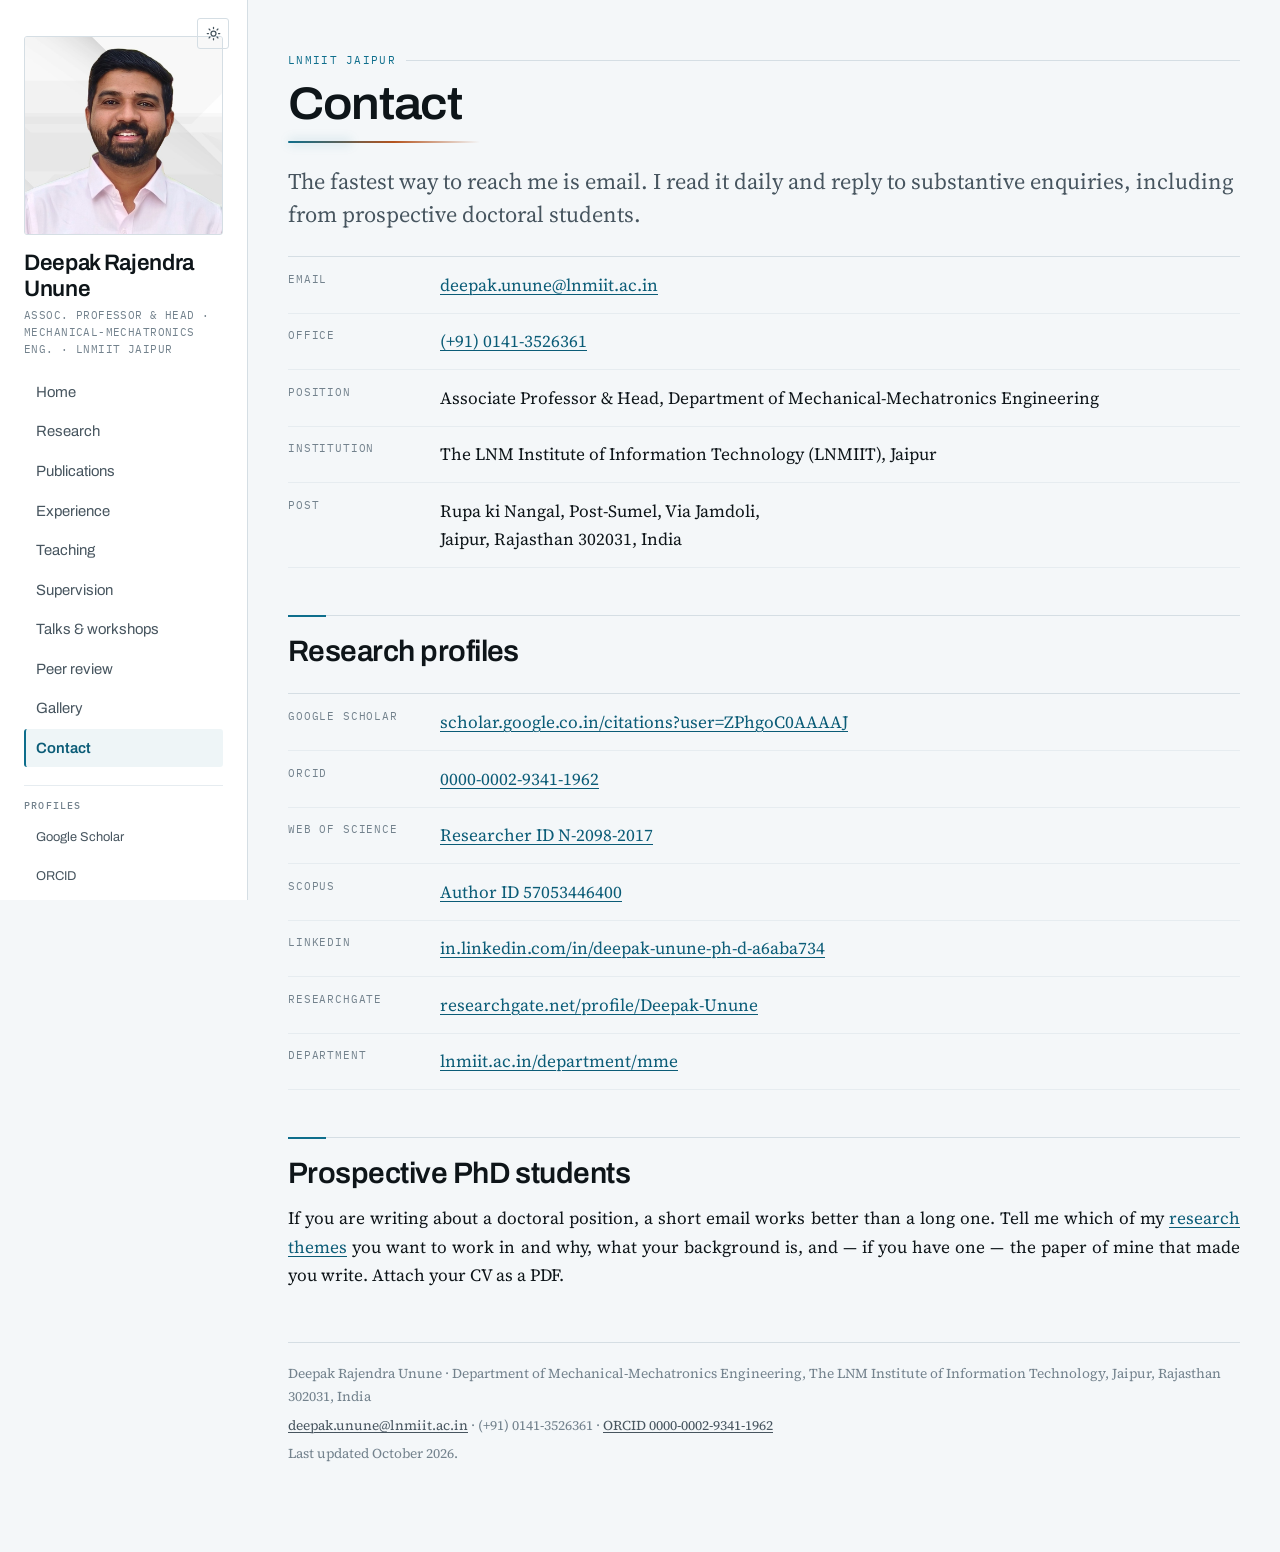
<file: contact.html>
<!doctype html>
<html lang="en">
<head>
<meta charset="utf-8">
<meta name="viewport" content="width=device-width, initial-scale=1">
<title>Contact &mdash; Deepak Rajendra Unune</title>
<meta name="description" content="Contact Deepak Rajendra Unune at LNMIIT Jaipur: email, office telephone, postal address and links to Google Scholar, ORCID, Scopus and Web of Science.">
<link rel="canonical" href="https://deepunune.github.io/contact.html">
<meta name="robots" content="index, follow, max-image-preview:large">
<meta name="author" content="Deepak Rajendra Unune">
<meta name="theme-color" content="#f4f7f9" media="(prefers-color-scheme: light)">
<meta name="theme-color" content="#0b1015" media="(prefers-color-scheme: dark)">
<script>try{var t=localStorage.getItem("theme");if(t)document.documentElement.setAttribute("data-theme",t)}catch(e){}</script>

<meta property="og:type" content="website">
<meta property="og:site_name" content="Deepak Rajendra Unune">
<meta property="og:title" content="Contact — Deepak Rajendra Unune">
<meta property="og:description" content="Contact Deepak Rajendra Unune at LNMIIT Jaipur: email, office telephone, postal address and links to Google Scholar, ORCID, Scopus and Web of Science.">
<meta property="og:url" content="https://deepunune.github.io/contact.html">
<meta property="og:image" content="https://deepunune.github.io/images/profile.jpg">
<meta property="og:locale" content="en_IN">
<meta name="twitter:card" content="summary_large_image">
<meta name="twitter:title" content="Contact — Deepak Rajendra Unune">
<meta name="twitter:description" content="Contact Deepak Rajendra Unune at LNMIIT Jaipur: email, office telephone, postal address and links to Google Scholar, ORCID, Scopus and Web of Science.">
<meta name="twitter:image" content="https://deepunune.github.io/images/profile.jpg">

<!-- Google Search Console verification. Do not remove: deleting this tag can
     un-verify the property and lose access to Sitemaps and URL Inspection. -->
<meta name="google-site-verification" content="wqA32q5Ff9Z8jZDuRmJElmObbwmpecMUY4OnzsmXW84">

<link rel="icon" href="favicon.svg" type="image/svg+xml">
<link rel="preconnect" href="https://fonts.googleapis.com">
<link rel="preconnect" href="https://fonts.gstatic.com" crossorigin>
<link rel="stylesheet" href="https://fonts.googleapis.com/css2?family=Archivo:wdth,wght@85..115,400..700&family=Source+Serif+4:ital,opsz,wght@0,8..60,400;0,8..60,600;1,8..60,400&family=IBM+Plex+Mono:wght@400;500&display=swap">
<link rel="stylesheet" href="assets/style.css">
<script type="application/ld+json">
{
  "@context": "https://schema.org",
  "@type": "Person",
  "name": "Deepak Rajendra Unune",
  "givenName": "Deepak",
  "familyName": "Unune",
  "honorificPrefix": "Dr",
  "jobTitle": "Associate Professor and Head of Department",
  "email": "mailto:deepak.unune@lnmiit.ac.in",
  "telephone": "+91-141-3526361",
  "url": "https://deepunune.github.io/",
  "image": "https://deepunune.github.io/images/profile.jpg",
  "description": "Associate Professor and Head of the Department of Mechanical-Mechatronics Engineering at LNMIIT Jaipur. Research on electrical discharge machining, hybrid and micro-machining, biomedical implant surface engineering, sustainable machining and AI-driven process optimisation. Marie Sklodowska-Curie Fellow, University of Sheffield.",
  "identifier": [
    {"@type": "PropertyValue", "propertyID": "ORCID", "value": "0000-0002-9341-1962"},
    {"@type": "PropertyValue", "propertyID": "Scopus Author ID", "value": "57053446400"},
    {"@type": "PropertyValue", "propertyID": "Web of Science ResearcherID", "value": "N-2098-2017"}
  ],
  "worksFor": {
    "@type": "CollegeOrUniversity",
    "name": "The LNM Institute of Information Technology",
    "alternateName": "LNMIIT Jaipur",
    "url": "https://lnmiit.ac.in/",
    "address": {
      "@type": "PostalAddress",
      "streetAddress": "Rupa ki Nangal, Post-Sumel, Via Jamdoli",
      "addressLocality": "Jaipur",
      "addressRegion": "Rajasthan",
      "postalCode": "302031",
      "addressCountry": "IN"
    }
  },
  "alumniOf": [
    {"@type": "CollegeOrUniversity", "name": "Malaviya National Institute of Technology Jaipur"},
    {"@type": "CollegeOrUniversity", "name": "The University of Sheffield"},
    {"@type": "CollegeOrUniversity", "name": "Government College of Engineering, Karad"},
    {"@type": "CollegeOrUniversity", "name": "Rajarambapu Institute of Technology"}
  ],
  "knowsAbout": [
    "Electrical discharge machining",
    "Hybrid EDM processes",
    "Micro-machining",
    "Micro-EDM drilling",
    "Wire electrical discharge machining",
    "Electro-discharge diamond grinding",
    "Vibration-assisted machining",
    "Biomedical implant surface engineering",
    "Titanium alloys",
    "Nickel-based superalloys",
    "Minimum quantity lubrication",
    "Hybrid nanofluids",
    "Pool boiling heat transfer",
    "Sustainable manufacturing",
    "Artificial neural networks",
    "Multi-objective optimisation"
  ],
  "award": "Marie Sklodowska-Curie Fellowship, European Commission",
  "sameAs": [
    "https://scholar.google.co.in/citations?user=ZPhgoC0AAAAJ&hl=en", 
    "https://orcid.org/0000-0002-9341-1962", 
    "https://www.scopus.com/authid/detail.uri?authorId=57053446400", 
    "https://www.webofscience.com/wos/author/record/N-2098-2017", 
    "https://www.researchgate.net/profile/Deepak-Unune", 
    "https://in.linkedin.com/in/deepak-unune-ph-d-a6aba734", 
    "https://dblp.org/pid/217/3953.html", 
    "https://lnmiit.ac.in/faculty-list/dr-deepak-rajendra-unune/"
  ]
}
</script>
</head>
<body>
<a class="skip" href="#main">Skip to content</a>
<div class="shell">

  <header class="rail">
    <div class="rail__id">
      <img class="rail__photo" src="images/profile.jpg" alt="Portrait of Deepak Rajendra Unune"
           width="400" height="400">
      <div>
      <p class="rail__name"><a href="index.html">Deepak Rajendra Unune</a></p>
      <p class="rail__role">Assoc. Professor &amp; Head &middot; Mechanical-Mechatronics Eng. &middot; LNMIIT Jaipur</p>
      </div>
    </div>
    <div class="railbtns">
      <button class="btn-ghost btn-icon" type="button" id="themetoggle"
              aria-label="Switch between light and dark theme" title="Switch light / dark theme">
        <svg class="icon-moon" viewBox="0 0 24 24" fill="none" stroke="currentColor" stroke-width="2"
             stroke-linecap="round" stroke-linejoin="round" aria-hidden="true"><path d="M21 12.8A9 9 0 1 1 11.2 3a7 7 0 0 0 9.8 9.8Z"/></svg>
        <svg class="icon-sun" viewBox="0 0 24 24" fill="none" stroke="currentColor" stroke-width="2"
             stroke-linecap="round" aria-hidden="true"><circle cx="12" cy="12" r="4"/><path d="M12 2v2M12 20v2M2 12h2M20 12h2M4.9 4.9l1.4 1.4M17.7 17.7l1.4 1.4M19.1 4.9l-1.4 1.4M6.3 17.7l-1.4 1.4"/></svg>
      </button>
      <button class="btn-ghost" type="button" id="navtoggle" aria-expanded="false" aria-controls="nav">Menu</button>
    </div>
    <nav class="nav" id="nav" aria-label="Main" hidden>
      <ul>
      <li><a href="index.html">Home</a></li>
      <li><a href="research.html">Research</a></li>
      <li><a href="publications.html">Publications</a></li>
      <li><a href="experience.html">Experience</a></li>
      <li><a href="teaching.html">Teaching</a></li>
      <li><a href="supervision.html">Supervision</a></li>
      <li><a href="talks.html">Talks &amp; workshops</a></li>
      <li><a href="reviewing.html">Peer review</a></li>
      <li><a href="gallery.html">Gallery</a></li>
      <li><a href="contact.html" aria-current="page">Contact</a></li>
      </ul>
      <div class="rail__links">
        <h2>Profiles</h2>
        <ul>
        <li><a href="https://scholar.google.co.in/citations?user=ZPhgoC0AAAAJ&amp;hl=en" rel="me">Google Scholar</a></li>
        <li><a href="https://orcid.org/0000-0002-9341-1962" rel="me">ORCID</a></li>
        <li><a href="https://www.scopus.com/authid/detail.uri?authorId=57053446400" rel="me">Scopus</a></li>
        <li><a href="https://www.webofscience.com/wos/author/record/N-2098-2017" rel="me">Web of Science</a></li>
        <li><a href="https://www.researchgate.net/profile/Deepak-Unune" rel="me">ResearchGate</a></li>
        <li><a href="https://in.linkedin.com/in/deepak-unune-ph-d-a6aba734" rel="me">LinkedIn</a></li>
        </ul>
      </div>
    </nav>
  </header>

  <main class="main" id="main">
    <div class="wrap">
      <p class="eyebrow">LNMIIT Jaipur</p>
      <h1>Contact</h1>
      <div class="arc"></div>

<p class="lede">The fastest way to reach me is email. I read it daily and reply to substantive
enquiries, including from prospective doctoral students.</p>

<dl class="deflist">
  <div>
    <dt>Email</dt>
    <dd><a href="mailto:deepak.unune@lnmiit.ac.in">deepak.unune@lnmiit.ac.in</a></dd>
  </div>
  <div>
    <dt>Office</dt>
    <dd><a href="tel:+911413526361">(+91) 0141-3526361</a></dd>
  </div>
  <div>
    <dt>Position</dt>
    <dd>Associate Professor &amp; Head, Department of Mechanical-Mechatronics Engineering</dd>
  </div>
  <div>
    <dt>Institution</dt>
    <dd>The LNM Institute of Information Technology (LNMIIT), Jaipur</dd>
  </div>
  <div>
    <dt>Post</dt>
    <dd>Rupa ki Nangal, Post-Sumel, Via Jamdoli,<br>Jaipur, Rajasthan 302031, India</dd>
  </div>
</dl>

<h2>Research profiles</h2>
<dl class="deflist">
  <div><dt>Google Scholar</dt><dd><a href="https://scholar.google.co.in/citations?user=ZPhgoC0AAAAJ&amp;hl=en">scholar.google.co.in/citations?user=ZPhgoC0AAAAJ</a></dd></div>
  <div><dt>ORCID</dt><dd><a href="https://orcid.org/0000-0002-9341-1962">0000-0002-9341-1962</a></dd></div>
  <div><dt>Web of Science</dt><dd><a href="https://www.webofscience.com/wos/author/record/N-2098-2017">Researcher ID N-2098-2017</a></dd></div>
  <div><dt>Scopus</dt><dd><a href="https://www.scopus.com/authid/detail.uri?authorId=57053446400">Author ID 57053446400</a></dd></div>
  <div><dt>LinkedIn</dt><dd><a href="https://in.linkedin.com/in/deepak-unune-ph-d-a6aba734">in.linkedin.com/in/deepak-unune-ph-d-a6aba734</a></dd></div>
  <div><dt>ResearchGate</dt><dd><a href="https://www.researchgate.net/profile/Deepak-Unune">researchgate.net/profile/Deepak-Unune</a></dd></div>
  <div><dt>Department</dt><dd><a href="https://lnmiit.ac.in/department/mme/">lnmiit.ac.in/department/mme</a></dd></div>
</dl>

<h2>Prospective PhD students</h2>
<p>If you are writing about a doctoral position, a short email works better than a long one. Tell me
which of my <a href="research.html">research themes</a> you want to work in and why, what your
background is, and &mdash; if you have one &mdash; the paper of mine that made you write. Attach
your CV as a PDF.</p>

      <footer class="foot">
        <p>Deepak Rajendra Unune &middot; Department of Mechanical-Mechatronics Engineering, The LNM Institute of
        Information Technology, Jaipur, Rajasthan 302031, India</p>
        <p><a href="mailto:deepak.unune@lnmiit.ac.in">deepak.unune@lnmiit.ac.in</a> &middot;
        (+91) 0141-3526361 &middot; <a href="https://orcid.org/0000-0002-9341-1962">ORCID 0000-0002-9341-1962</a></p>
        <p>Last updated October 2026.</p>
      </footer>
    </div>
  </main>

</div>
<script src="assets/main.js" defer></script>
</body>
</html>
</file>
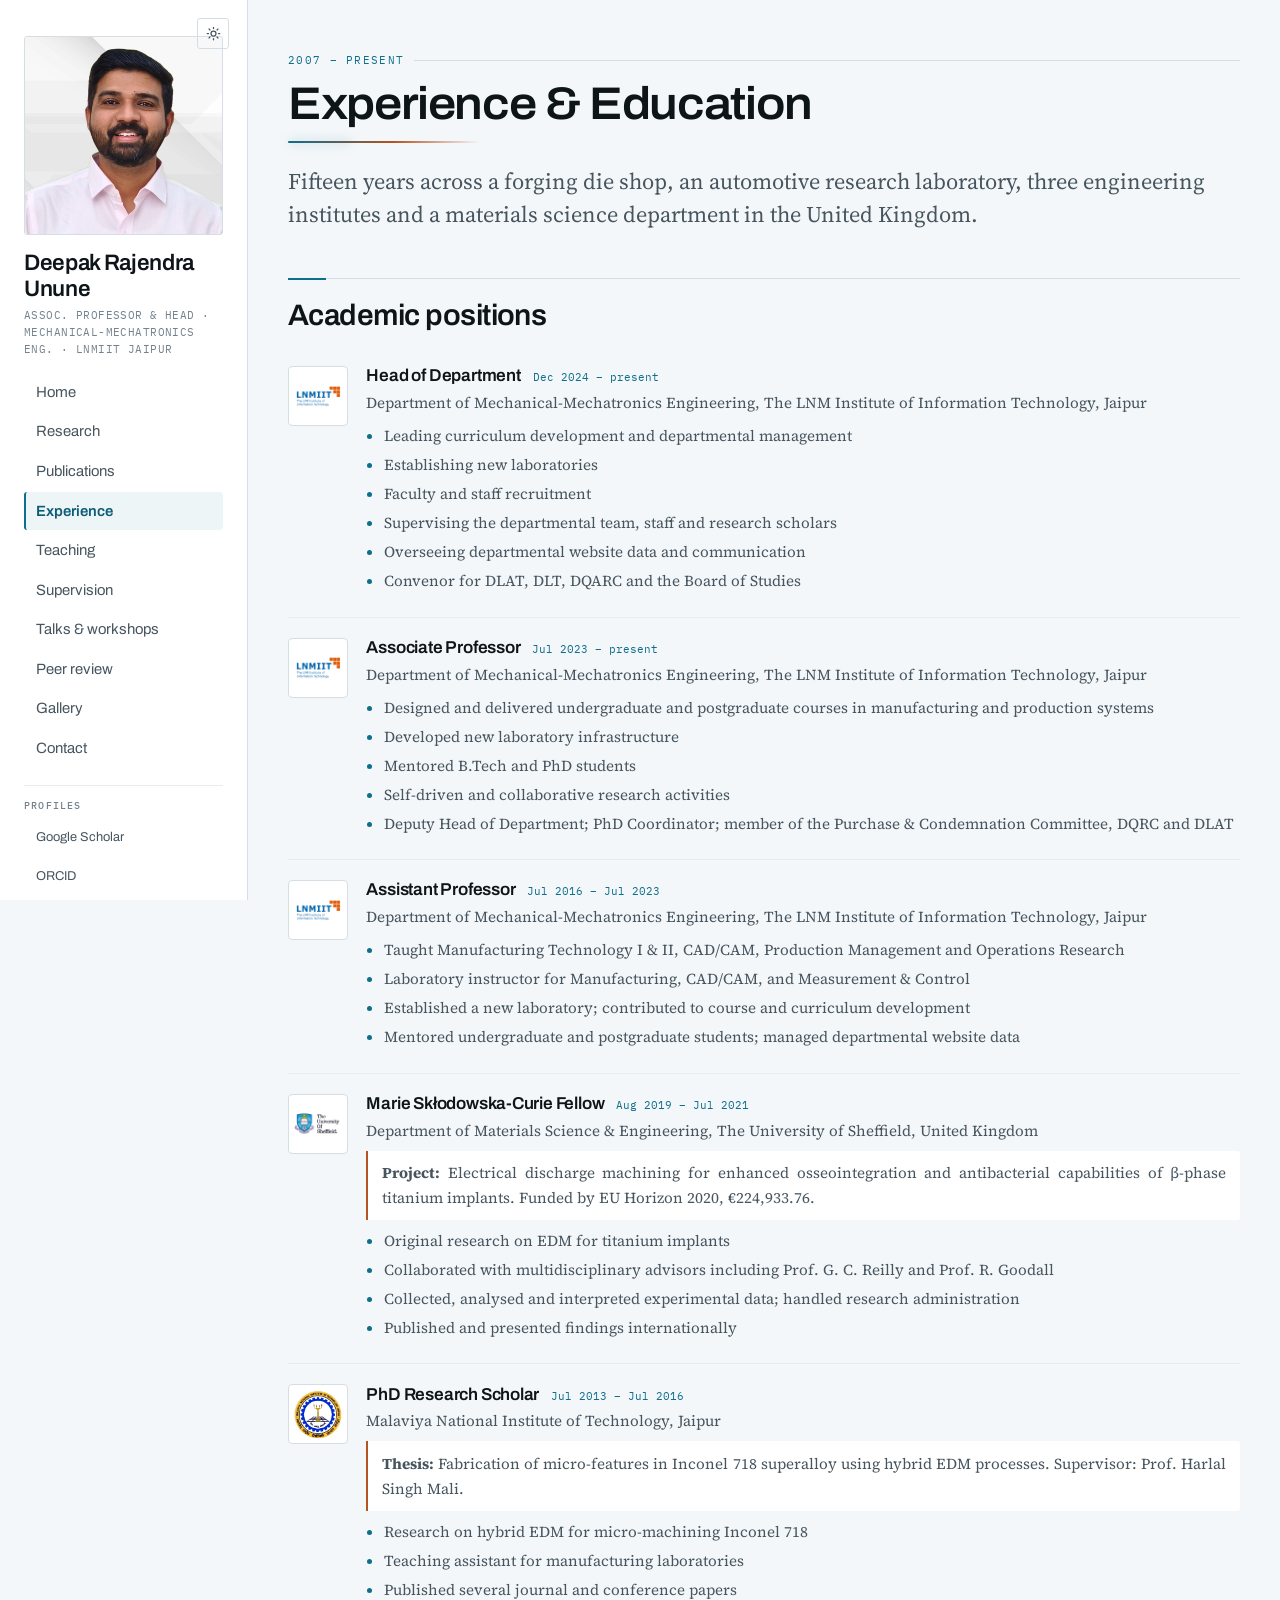
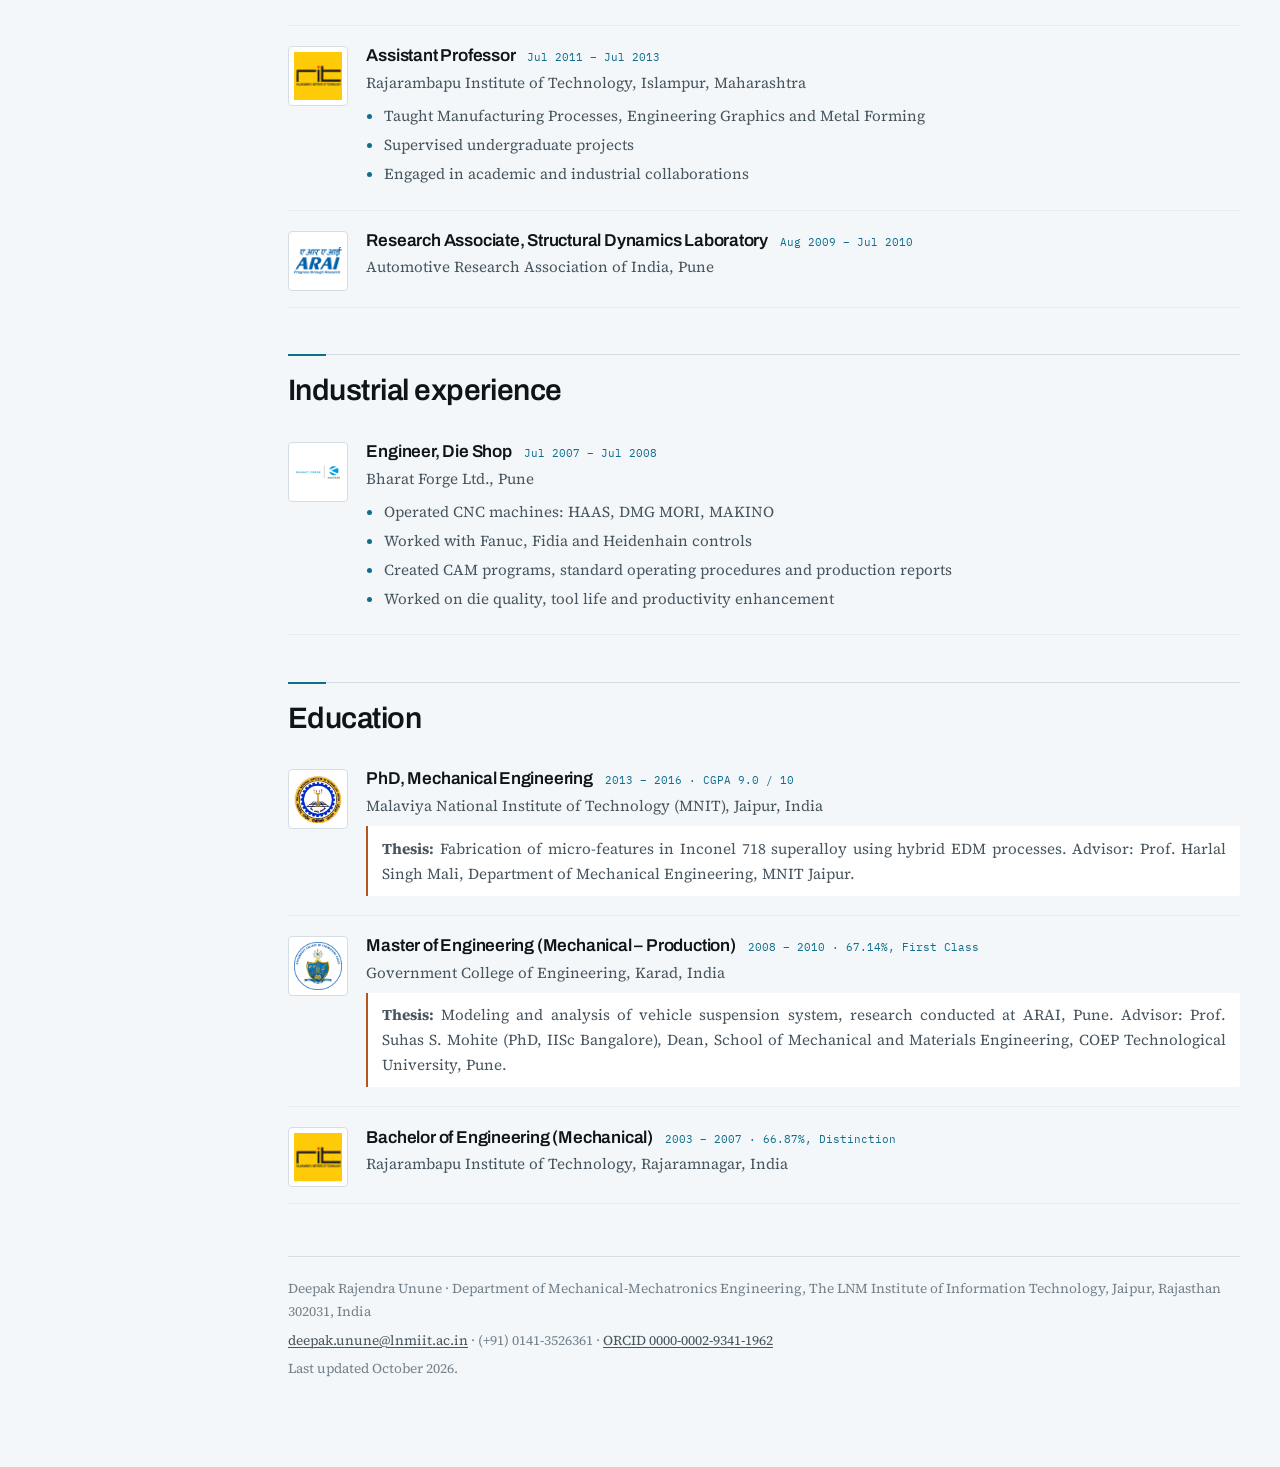
<file: experience.html>
<!doctype html>
<html lang="en">
<head>
<meta charset="utf-8">
<meta name="viewport" content="width=device-width, initial-scale=1">
<title>Experience &amp; Education &mdash; Deepak Rajendra Unune</title>
<meta name="description" content="Career of Deepak Rajendra Unune: Head of Department at LNMIIT Jaipur, Marie Sklodowska-Curie Fellow at Sheffield, PhD at MNIT, engineer at Bharat Forge.">
<link rel="canonical" href="https://deepunune.github.io/experience.html">
<meta name="robots" content="index, follow, max-image-preview:large">
<meta name="author" content="Deepak Rajendra Unune">
<meta name="theme-color" content="#f4f7f9" media="(prefers-color-scheme: light)">
<meta name="theme-color" content="#0b1015" media="(prefers-color-scheme: dark)">
<script>try{var t=localStorage.getItem("theme");if(t)document.documentElement.setAttribute("data-theme",t)}catch(e){}</script>

<meta property="og:type" content="website">
<meta property="og:site_name" content="Deepak Rajendra Unune">
<meta property="og:title" content="Experience &amp; Education — Deepak Rajendra Unune">
<meta property="og:description" content="Career of Deepak Rajendra Unune: Head of Department at LNMIIT Jaipur, Marie Sklodowska-Curie Fellow at Sheffield, PhD at MNIT, engineer at Bharat Forge.">
<meta property="og:url" content="https://deepunune.github.io/experience.html">
<meta property="og:image" content="https://deepunune.github.io/images/profile.jpg">
<meta property="og:locale" content="en_IN">
<meta name="twitter:card" content="summary_large_image">
<meta name="twitter:title" content="Experience &amp; Education — Deepak Rajendra Unune">
<meta name="twitter:description" content="Career of Deepak Rajendra Unune: Head of Department at LNMIIT Jaipur, Marie Sklodowska-Curie Fellow at Sheffield, PhD at MNIT, engineer at Bharat Forge.">
<meta name="twitter:image" content="https://deepunune.github.io/images/profile.jpg">

<!-- Google Search Console verification. Do not remove: deleting this tag can
     un-verify the property and lose access to Sitemaps and URL Inspection. -->
<meta name="google-site-verification" content="wqA32q5Ff9Z8jZDuRmJElmObbwmpecMUY4OnzsmXW84">

<link rel="icon" href="favicon.svg" type="image/svg+xml">
<link rel="preconnect" href="https://fonts.googleapis.com">
<link rel="preconnect" href="https://fonts.gstatic.com" crossorigin>
<link rel="stylesheet" href="https://fonts.googleapis.com/css2?family=Archivo:wdth,wght@85..115,400..700&family=Source+Serif+4:ital,opsz,wght@0,8..60,400;0,8..60,600;1,8..60,400&family=IBM+Plex+Mono:wght@400;500&display=swap">
<link rel="stylesheet" href="assets/style.css">
<script type="application/ld+json">
{
  "@context": "https://schema.org",
  "@type": "Person",
  "name": "Deepak Rajendra Unune",
  "givenName": "Deepak",
  "familyName": "Unune",
  "honorificPrefix": "Dr",
  "jobTitle": "Associate Professor and Head of Department",
  "email": "mailto:deepak.unune@lnmiit.ac.in",
  "telephone": "+91-141-3526361",
  "url": "https://deepunune.github.io/",
  "image": "https://deepunune.github.io/images/profile.jpg",
  "description": "Associate Professor and Head of the Department of Mechanical-Mechatronics Engineering at LNMIIT Jaipur. Research on electrical discharge machining, hybrid and micro-machining, biomedical implant surface engineering, sustainable machining and AI-driven process optimisation. Marie Sklodowska-Curie Fellow, University of Sheffield.",
  "identifier": [
    {"@type": "PropertyValue", "propertyID": "ORCID", "value": "0000-0002-9341-1962"},
    {"@type": "PropertyValue", "propertyID": "Scopus Author ID", "value": "57053446400"},
    {"@type": "PropertyValue", "propertyID": "Web of Science ResearcherID", "value": "N-2098-2017"}
  ],
  "worksFor": {
    "@type": "CollegeOrUniversity",
    "name": "The LNM Institute of Information Technology",
    "alternateName": "LNMIIT Jaipur",
    "url": "https://lnmiit.ac.in/",
    "address": {
      "@type": "PostalAddress",
      "streetAddress": "Rupa ki Nangal, Post-Sumel, Via Jamdoli",
      "addressLocality": "Jaipur",
      "addressRegion": "Rajasthan",
      "postalCode": "302031",
      "addressCountry": "IN"
    }
  },
  "alumniOf": [
    {"@type": "CollegeOrUniversity", "name": "Malaviya National Institute of Technology Jaipur"},
    {"@type": "CollegeOrUniversity", "name": "The University of Sheffield"},
    {"@type": "CollegeOrUniversity", "name": "Government College of Engineering, Karad"},
    {"@type": "CollegeOrUniversity", "name": "Rajarambapu Institute of Technology"}
  ],
  "knowsAbout": [
    "Electrical discharge machining",
    "Hybrid EDM processes",
    "Micro-machining",
    "Micro-EDM drilling",
    "Wire electrical discharge machining",
    "Electro-discharge diamond grinding",
    "Vibration-assisted machining",
    "Biomedical implant surface engineering",
    "Titanium alloys",
    "Nickel-based superalloys",
    "Minimum quantity lubrication",
    "Hybrid nanofluids",
    "Pool boiling heat transfer",
    "Sustainable manufacturing",
    "Artificial neural networks",
    "Multi-objective optimisation"
  ],
  "award": "Marie Sklodowska-Curie Fellowship, European Commission",
  "sameAs": [
    "https://scholar.google.co.in/citations?user=ZPhgoC0AAAAJ&hl=en", 
    "https://orcid.org/0000-0002-9341-1962", 
    "https://www.scopus.com/authid/detail.uri?authorId=57053446400", 
    "https://www.webofscience.com/wos/author/record/N-2098-2017", 
    "https://www.researchgate.net/profile/Deepak-Unune", 
    "https://in.linkedin.com/in/deepak-unune-ph-d-a6aba734", 
    "https://dblp.org/pid/217/3953.html", 
    "https://lnmiit.ac.in/faculty-list/dr-deepak-rajendra-unune/"
  ]
}
</script>
</head>
<body>
<a class="skip" href="#main">Skip to content</a>
<div class="shell">

  <header class="rail">
    <div class="rail__id">
      <img class="rail__photo" src="images/profile.jpg" alt="Portrait of Deepak Rajendra Unune"
           width="400" height="400">
      <div>
      <p class="rail__name"><a href="index.html">Deepak Rajendra Unune</a></p>
      <p class="rail__role">Assoc. Professor &amp; Head &middot; Mechanical-Mechatronics Eng. &middot; LNMIIT Jaipur</p>
      </div>
    </div>
    <div class="railbtns">
      <button class="btn-ghost btn-icon" type="button" id="themetoggle"
              aria-label="Switch between light and dark theme" title="Switch light / dark theme">
        <svg class="icon-moon" viewBox="0 0 24 24" fill="none" stroke="currentColor" stroke-width="2"
             stroke-linecap="round" stroke-linejoin="round" aria-hidden="true"><path d="M21 12.8A9 9 0 1 1 11.2 3a7 7 0 0 0 9.8 9.8Z"/></svg>
        <svg class="icon-sun" viewBox="0 0 24 24" fill="none" stroke="currentColor" stroke-width="2"
             stroke-linecap="round" aria-hidden="true"><circle cx="12" cy="12" r="4"/><path d="M12 2v2M12 20v2M2 12h2M20 12h2M4.9 4.9l1.4 1.4M17.7 17.7l1.4 1.4M19.1 4.9l-1.4 1.4M6.3 17.7l-1.4 1.4"/></svg>
      </button>
      <button class="btn-ghost" type="button" id="navtoggle" aria-expanded="false" aria-controls="nav">Menu</button>
    </div>
    <nav class="nav" id="nav" aria-label="Main" hidden>
      <ul>
      <li><a href="index.html">Home</a></li>
      <li><a href="research.html">Research</a></li>
      <li><a href="publications.html">Publications</a></li>
      <li><a href="experience.html" aria-current="page">Experience</a></li>
      <li><a href="teaching.html">Teaching</a></li>
      <li><a href="supervision.html">Supervision</a></li>
      <li><a href="talks.html">Talks &amp; workshops</a></li>
      <li><a href="reviewing.html">Peer review</a></li>
      <li><a href="gallery.html">Gallery</a></li>
      <li><a href="contact.html">Contact</a></li>
      </ul>
      <div class="rail__links">
        <h2>Profiles</h2>
        <ul>
        <li><a href="https://scholar.google.co.in/citations?user=ZPhgoC0AAAAJ&amp;hl=en" rel="me">Google Scholar</a></li>
        <li><a href="https://orcid.org/0000-0002-9341-1962" rel="me">ORCID</a></li>
        <li><a href="https://www.scopus.com/authid/detail.uri?authorId=57053446400" rel="me">Scopus</a></li>
        <li><a href="https://www.webofscience.com/wos/author/record/N-2098-2017" rel="me">Web of Science</a></li>
        <li><a href="https://www.researchgate.net/profile/Deepak-Unune" rel="me">ResearchGate</a></li>
        <li><a href="https://in.linkedin.com/in/deepak-unune-ph-d-a6aba734" rel="me">LinkedIn</a></li>
        </ul>
      </div>
    </nav>
  </header>

  <main class="main" id="main">
    <div class="wrap">
      <p class="eyebrow">2007 &ndash; present</p>
      <h1>Experience &amp; Education</h1>
      <div class="arc"></div>

<p class="lede">Fifteen years across a forging die shop, an automotive research laboratory, three
engineering institutes and a materials science department in the United Kingdom.</p>

<h2>Academic positions</h2>

<div class="entry">
  <img class="entry__logo" src="images/logos/lnmiit.png"
       alt="The LNM Institute of Information Technology logo" data-ph loading="lazy" width="120" height="120">
  <div class="entry__head">
    <h3 class="entry__role">Head of Department</h3>
    <span class="entry__when">Dec 2024 &ndash; present</span>
  </div>
  <p class="entry__where">Department of Mechanical-Mechatronics Engineering, The LNM Institute of
  Information Technology, Jaipur</p>
  <ul>
    <li>Leading curriculum development and departmental management</li>
    <li>Establishing new laboratories</li>
    <li>Faculty and staff recruitment</li>
    <li>Supervising the departmental team, staff and research scholars</li>
    <li>Overseeing departmental website data and communication</li>
    <li>Convenor for DLAT, DLT, DQARC and the Board of Studies</li>
  </ul>
</div>

<div class="entry">
  <img class="entry__logo" src="images/logos/lnmiit.png"
       alt="The LNM Institute of Information Technology logo" data-ph loading="lazy" width="120" height="120">
  <div class="entry__head">
    <h3 class="entry__role">Associate Professor</h3>
    <span class="entry__when">Jul 2023 &ndash; present</span>
  </div>
  <p class="entry__where">Department of Mechanical-Mechatronics Engineering, The LNM Institute of
  Information Technology, Jaipur</p>
  <ul>
    <li>Designed and delivered undergraduate and postgraduate courses in manufacturing and
    production systems</li>
    <li>Developed new laboratory infrastructure</li>
    <li>Mentored B.Tech and PhD students</li>
    <li>Self-driven and collaborative research activities</li>
    <li>Deputy Head of Department; PhD Coordinator; member of the Purchase &amp; Condemnation
    Committee, DQRC and DLAT</li>
  </ul>
</div>

<div class="entry">
  <img class="entry__logo" src="images/logos/lnmiit.png"
       alt="The LNM Institute of Information Technology logo" data-ph loading="lazy" width="120" height="120">
  <div class="entry__head">
    <h3 class="entry__role">Assistant Professor</h3>
    <span class="entry__when">Jul 2016 &ndash; Jul 2023</span>
  </div>
  <p class="entry__where">Department of Mechanical-Mechatronics Engineering, The LNM Institute of
  Information Technology, Jaipur</p>
  <ul>
    <li>Taught Manufacturing Technology I &amp; II, CAD/CAM, Production Management and Operations
    Research</li>
    <li>Laboratory instructor for Manufacturing, CAD/CAM, and Measurement &amp; Control</li>
    <li>Established a new laboratory; contributed to course and curriculum development</li>
    <li>Mentored undergraduate and postgraduate students; managed departmental website data</li>
  </ul>
</div>

<div class="entry">
  <img class="entry__logo" src="images/logos/sheffield.png"
       alt="The University of Sheffield logo" data-ph loading="lazy" width="120" height="120">
  <div class="entry__head">
    <h3 class="entry__role">Marie Sk&#322;odowska-Curie Fellow</h3>
    <span class="entry__when">Aug 2019 &ndash; Jul 2021</span>
  </div>
  <p class="entry__where">Department of Materials Science &amp; Engineering, The University of
  Sheffield, United Kingdom</p>
  <p class="entry__note"><strong>Project:</strong> Electrical discharge machining for enhanced
  osseointegration and antibacterial capabilities of &beta;-phase titanium implants. Funded by
  EU Horizon 2020, &euro;224,933.76.</p>
  <ul>
    <li>Original research on EDM for titanium implants</li>
    <li>Collaborated with multidisciplinary advisors including Prof. G. C. Reilly and
    Prof. R. Goodall</li>
    <li>Collected, analysed and interpreted experimental data; handled research administration</li>
    <li>Published and presented findings internationally</li>
  </ul>
</div>

<div class="entry">
  <img class="entry__logo" src="images/logos/mnit.png"
       alt="Malaviya National Institute of Technology Jaipur logo" data-ph loading="lazy" width="120" height="120">
  <div class="entry__head">
    <h3 class="entry__role">PhD Research Scholar</h3>
    <span class="entry__when">Jul 2013 &ndash; Jul 2016</span>
  </div>
  <p class="entry__where">Malaviya National Institute of Technology, Jaipur</p>
  <p class="entry__note"><strong>Thesis:</strong> Fabrication of micro-features in Inconel 718
  superalloy using hybrid EDM processes. Supervisor: Prof. Harlal Singh Mali.</p>
  <ul>
    <li>Research on hybrid EDM for micro-machining Inconel 718</li>
    <li>Teaching assistant for manufacturing laboratories</li>
    <li>Published several journal and conference papers</li>
  </ul>
</div>

<div class="entry">
  <img class="entry__logo" src="images/logos/rit.png"
       alt="Rajarambapu Institute of Technology logo" data-ph loading="lazy" width="120" height="120">
  <div class="entry__head">
    <h3 class="entry__role">Assistant Professor</h3>
    <span class="entry__when">Jul 2011 &ndash; Jul 2013</span>
  </div>
  <p class="entry__where">Rajarambapu Institute of Technology, Islampur, Maharashtra</p>
  <ul>
    <li>Taught Manufacturing Processes, Engineering Graphics and Metal Forming</li>
    <li>Supervised undergraduate projects</li>
    <li>Engaged in academic and industrial collaborations</li>
  </ul>
</div>

<div class="entry">
  <img class="entry__logo" src="images/logos/arai.png"
       alt="Automotive Research Association of India logo" data-ph loading="lazy" width="120" height="120">
  <div class="entry__head">
    <h3 class="entry__role">Research Associate, Structural Dynamics Laboratory</h3>
    <span class="entry__when">Aug 2009 &ndash; Jul 2010</span>
  </div>
  <p class="entry__where">Automotive Research Association of India, Pune</p>
</div>

<h2>Industrial experience</h2>

<div class="entry">
  <img class="entry__logo" src="images/logos/bharat-forge.png"
       alt="Bharat Forge Ltd. logo" data-ph loading="lazy" width="120" height="120">
  <div class="entry__head">
    <h3 class="entry__role">Engineer, Die Shop</h3>
    <span class="entry__when">Jul 2007 &ndash; Jul 2008</span>
  </div>
  <p class="entry__where">Bharat Forge Ltd., Pune</p>
  <ul>
    <li>Operated CNC machines: HAAS, DMG MORI, MAKINO</li>
    <li>Worked with Fanuc, Fidia and Heidenhain controls</li>
    <li>Created CAM programs, standard operating procedures and production reports</li>
    <li>Worked on die quality, tool life and productivity enhancement</li>
  </ul>
</div>

<h2>Education</h2>

<div class="entry">
  <img class="entry__logo" src="images/logos/mnit.png"
       alt="Malaviya National Institute of Technology Jaipur logo" data-ph loading="lazy" width="120" height="120">
  <div class="entry__head">
    <h3 class="entry__role">PhD, Mechanical Engineering</h3>
    <span class="entry__when">2013 &ndash; 2016 &middot; CGPA 9.0 / 10</span>
  </div>
  <p class="entry__where">Malaviya National Institute of Technology (MNIT), Jaipur, India</p>
  <p class="entry__note"><strong>Thesis:</strong> Fabrication of micro-features in Inconel 718
  superalloy using hybrid EDM processes. Advisor: Prof. Harlal Singh Mali, Department of Mechanical
  Engineering, MNIT Jaipur.</p>
</div>

<div class="entry">
  <img class="entry__logo" src="images/logos/gcoe-karad.png"
       alt="Government College of Engineering, Karad logo" data-ph loading="lazy" width="120" height="120">
  <div class="entry__head">
    <h3 class="entry__role">Master of Engineering (Mechanical &ndash; Production)</h3>
    <span class="entry__when">2008 &ndash; 2010 &middot; 67.14%, First Class</span>
  </div>
  <p class="entry__where">Government College of Engineering, Karad, India</p>
  <p class="entry__note"><strong>Thesis:</strong> Modeling and analysis of vehicle suspension system,
  research conducted at ARAI, Pune. Advisor: Prof. Suhas S. Mohite (PhD, IISc Bangalore), Dean,
  School of Mechanical and Materials Engineering, COEP Technological University, Pune.</p>
</div>

<div class="entry">
  <img class="entry__logo" src="images/logos/rit.png"
       alt="Rajarambapu Institute of Technology logo" data-ph loading="lazy" width="120" height="120">
  <div class="entry__head">
    <h3 class="entry__role">Bachelor of Engineering (Mechanical)</h3>
    <span class="entry__when">2003 &ndash; 2007 &middot; 66.87%, Distinction</span>
  </div>
  <p class="entry__where">Rajarambapu Institute of Technology, Rajaramnagar, India</p>
</div>

      <footer class="foot">
        <p>Deepak Rajendra Unune &middot; Department of Mechanical-Mechatronics Engineering, The LNM Institute of
        Information Technology, Jaipur, Rajasthan 302031, India</p>
        <p><a href="mailto:deepak.unune@lnmiit.ac.in">deepak.unune@lnmiit.ac.in</a> &middot;
        (+91) 0141-3526361 &middot; <a href="https://orcid.org/0000-0002-9341-1962">ORCID 0000-0002-9341-1962</a></p>
        <p>Last updated October 2026.</p>
      </footer>
    </div>
  </main>

</div>
<script src="assets/main.js" defer></script>
</body>
</html>
</file>
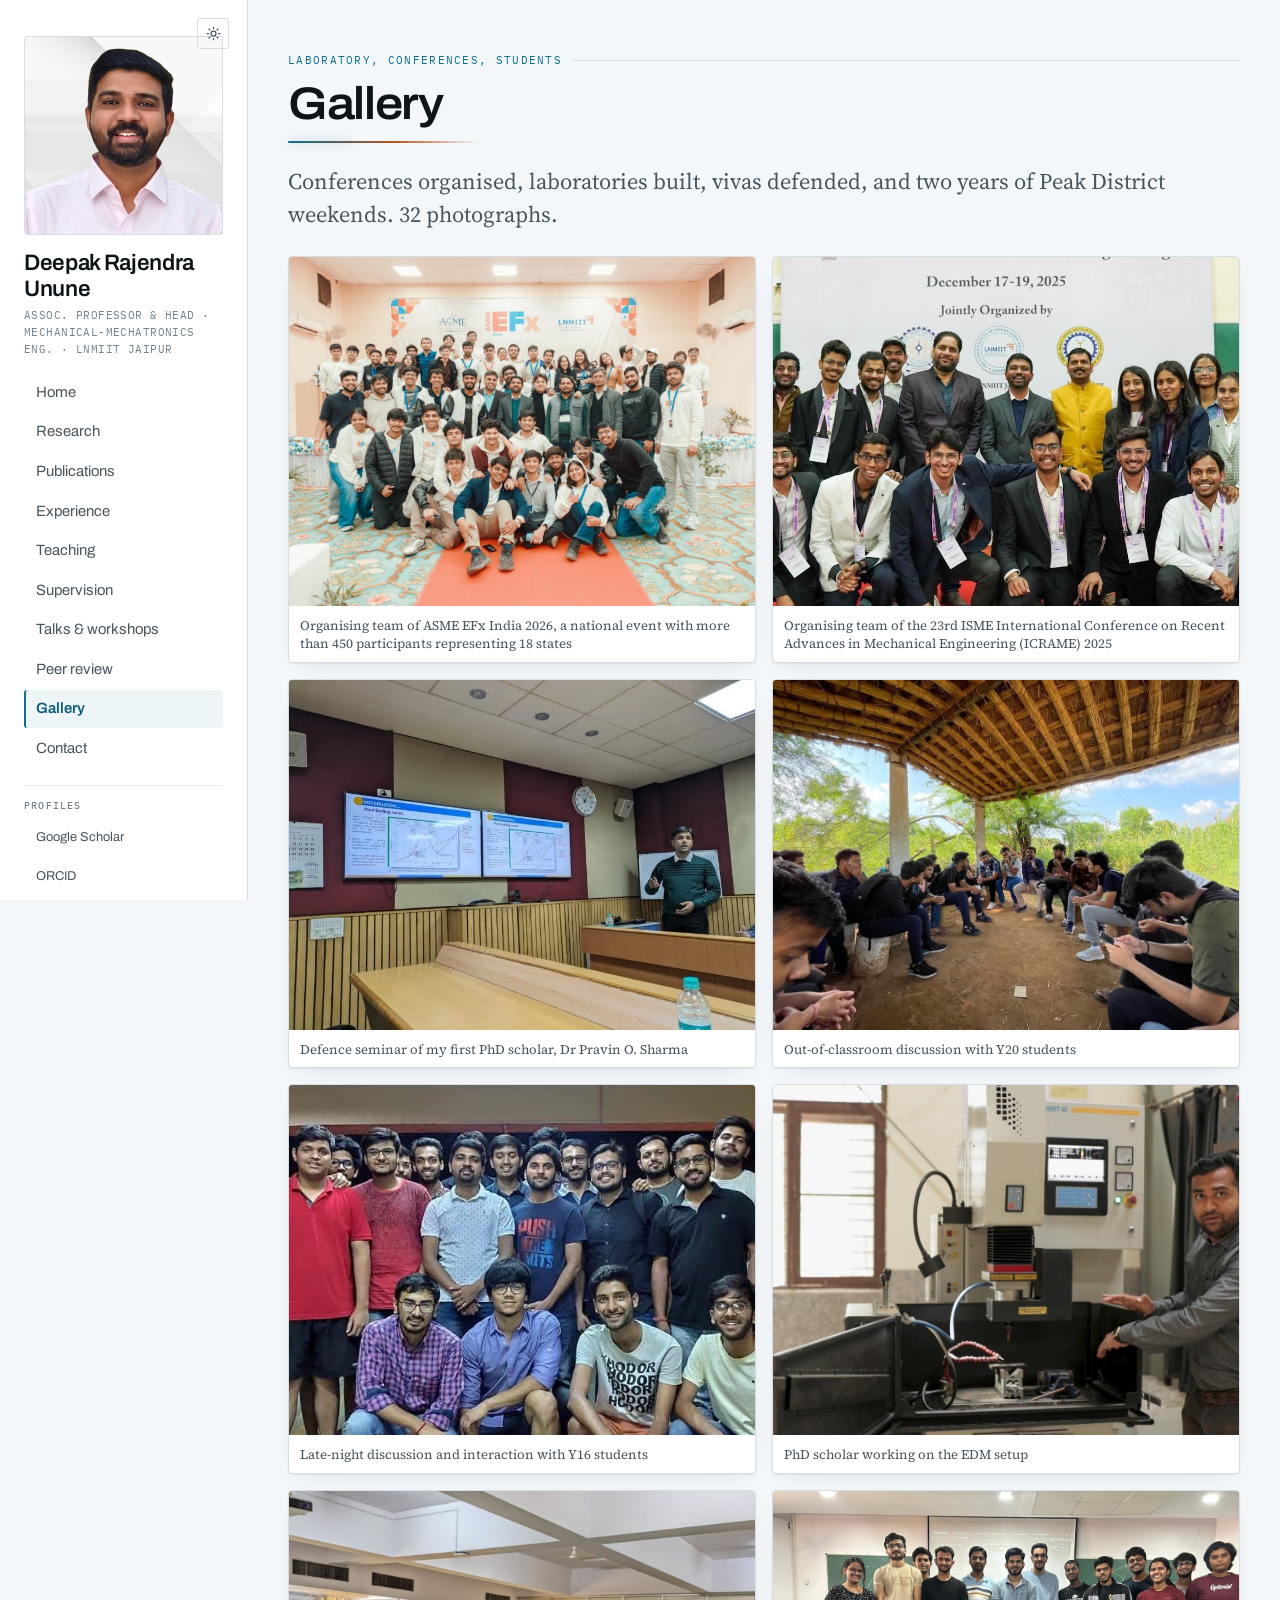
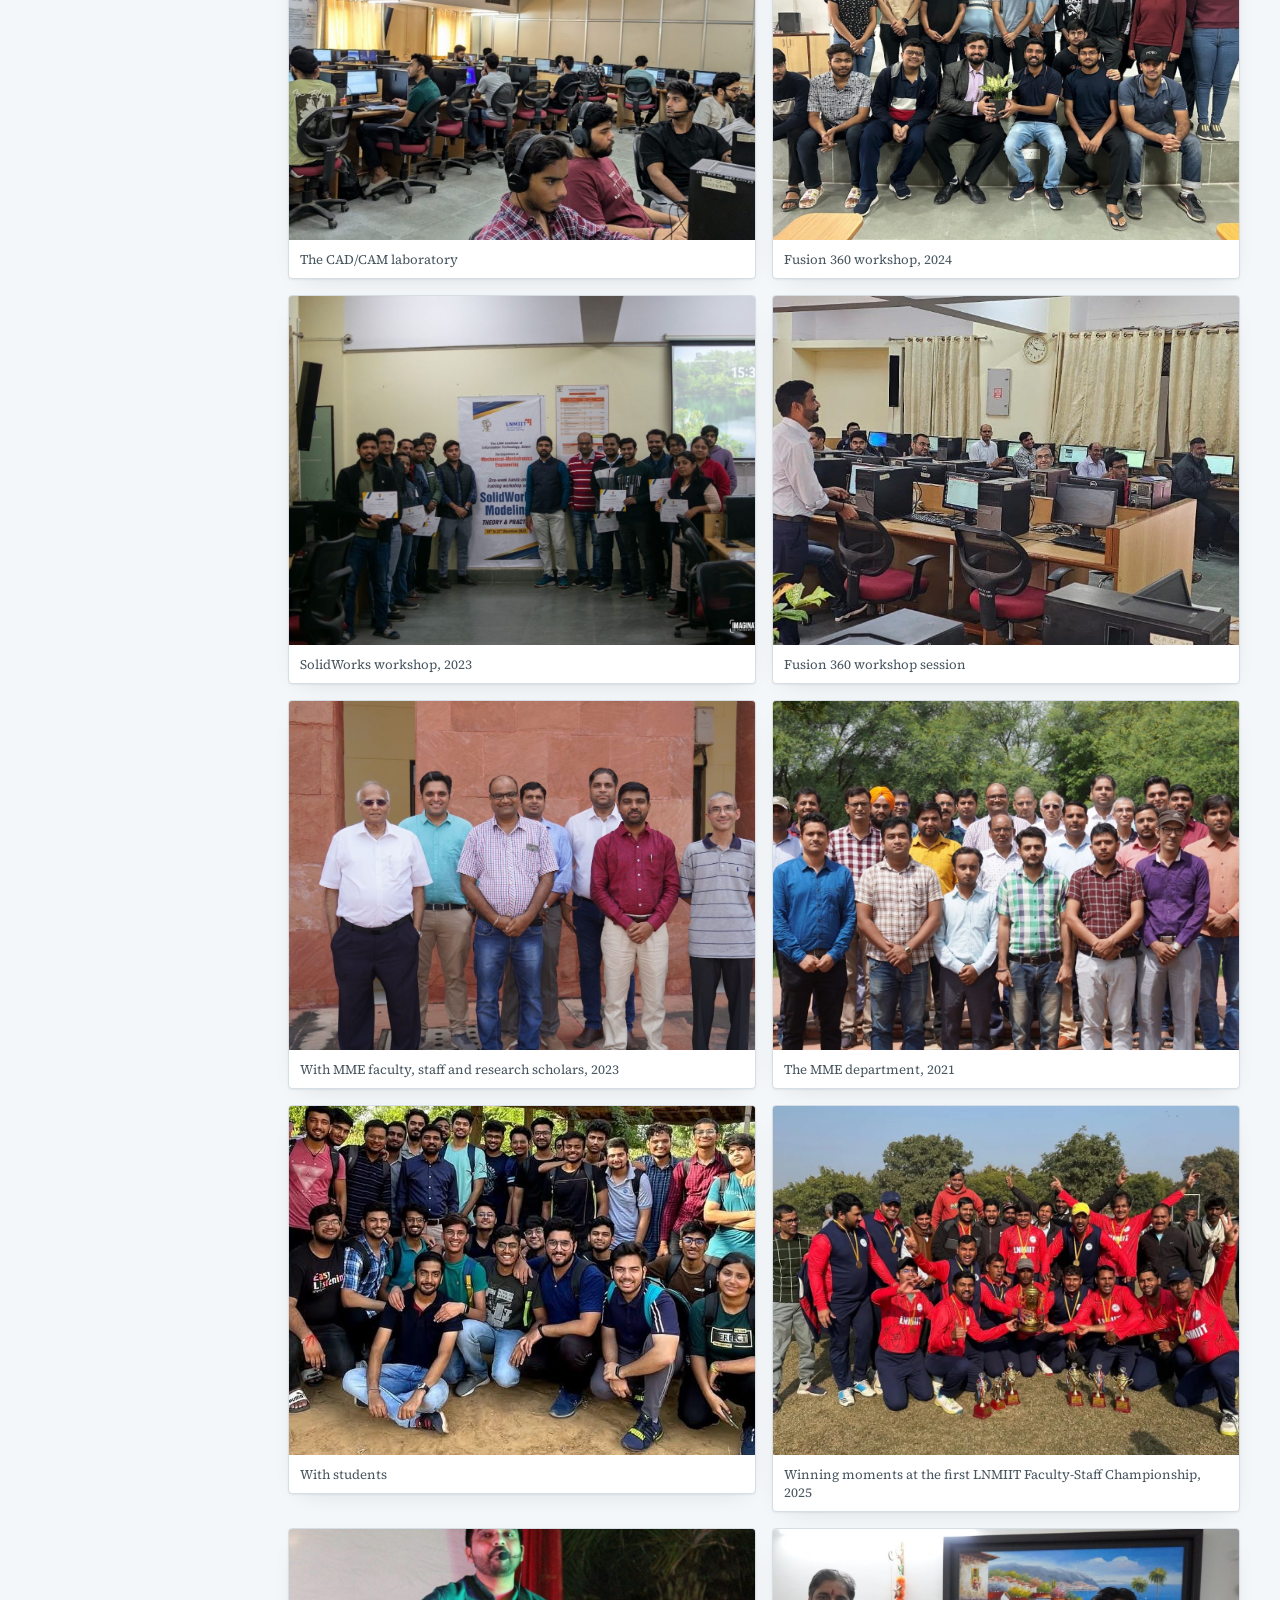
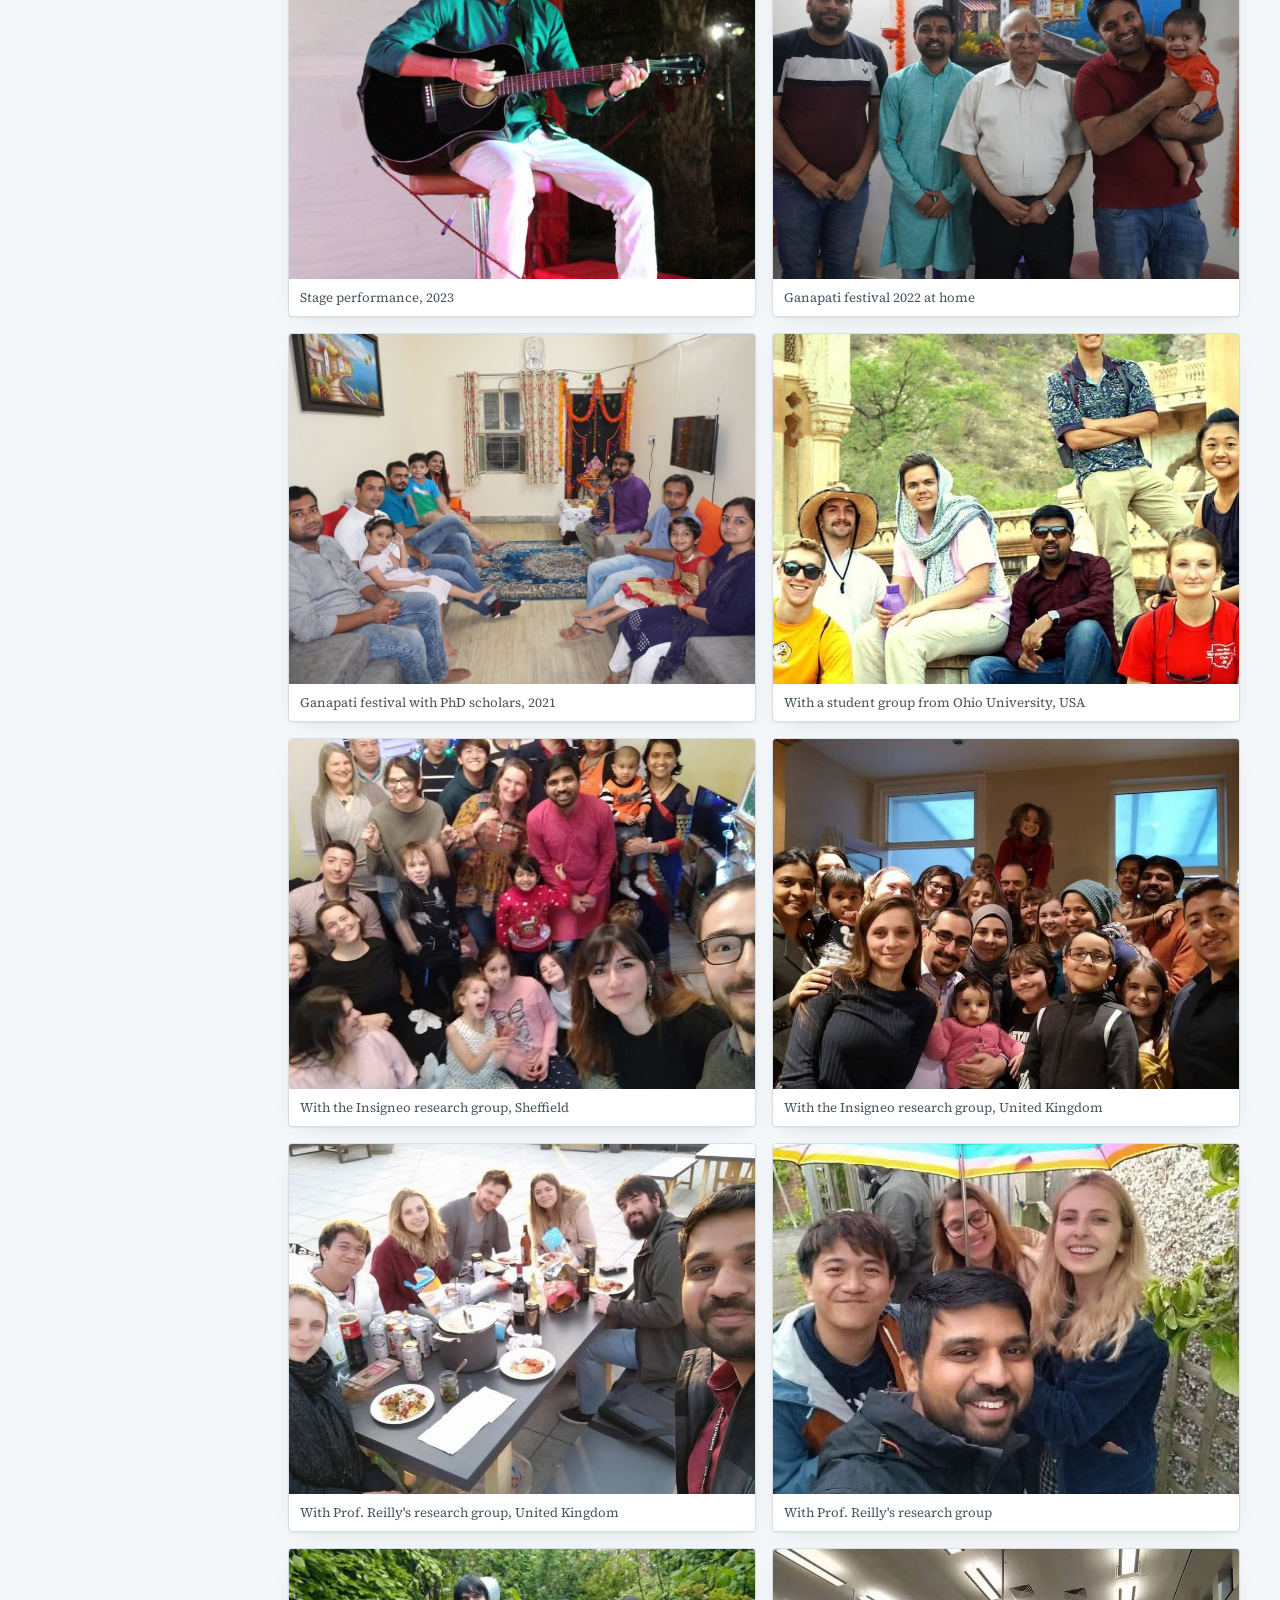
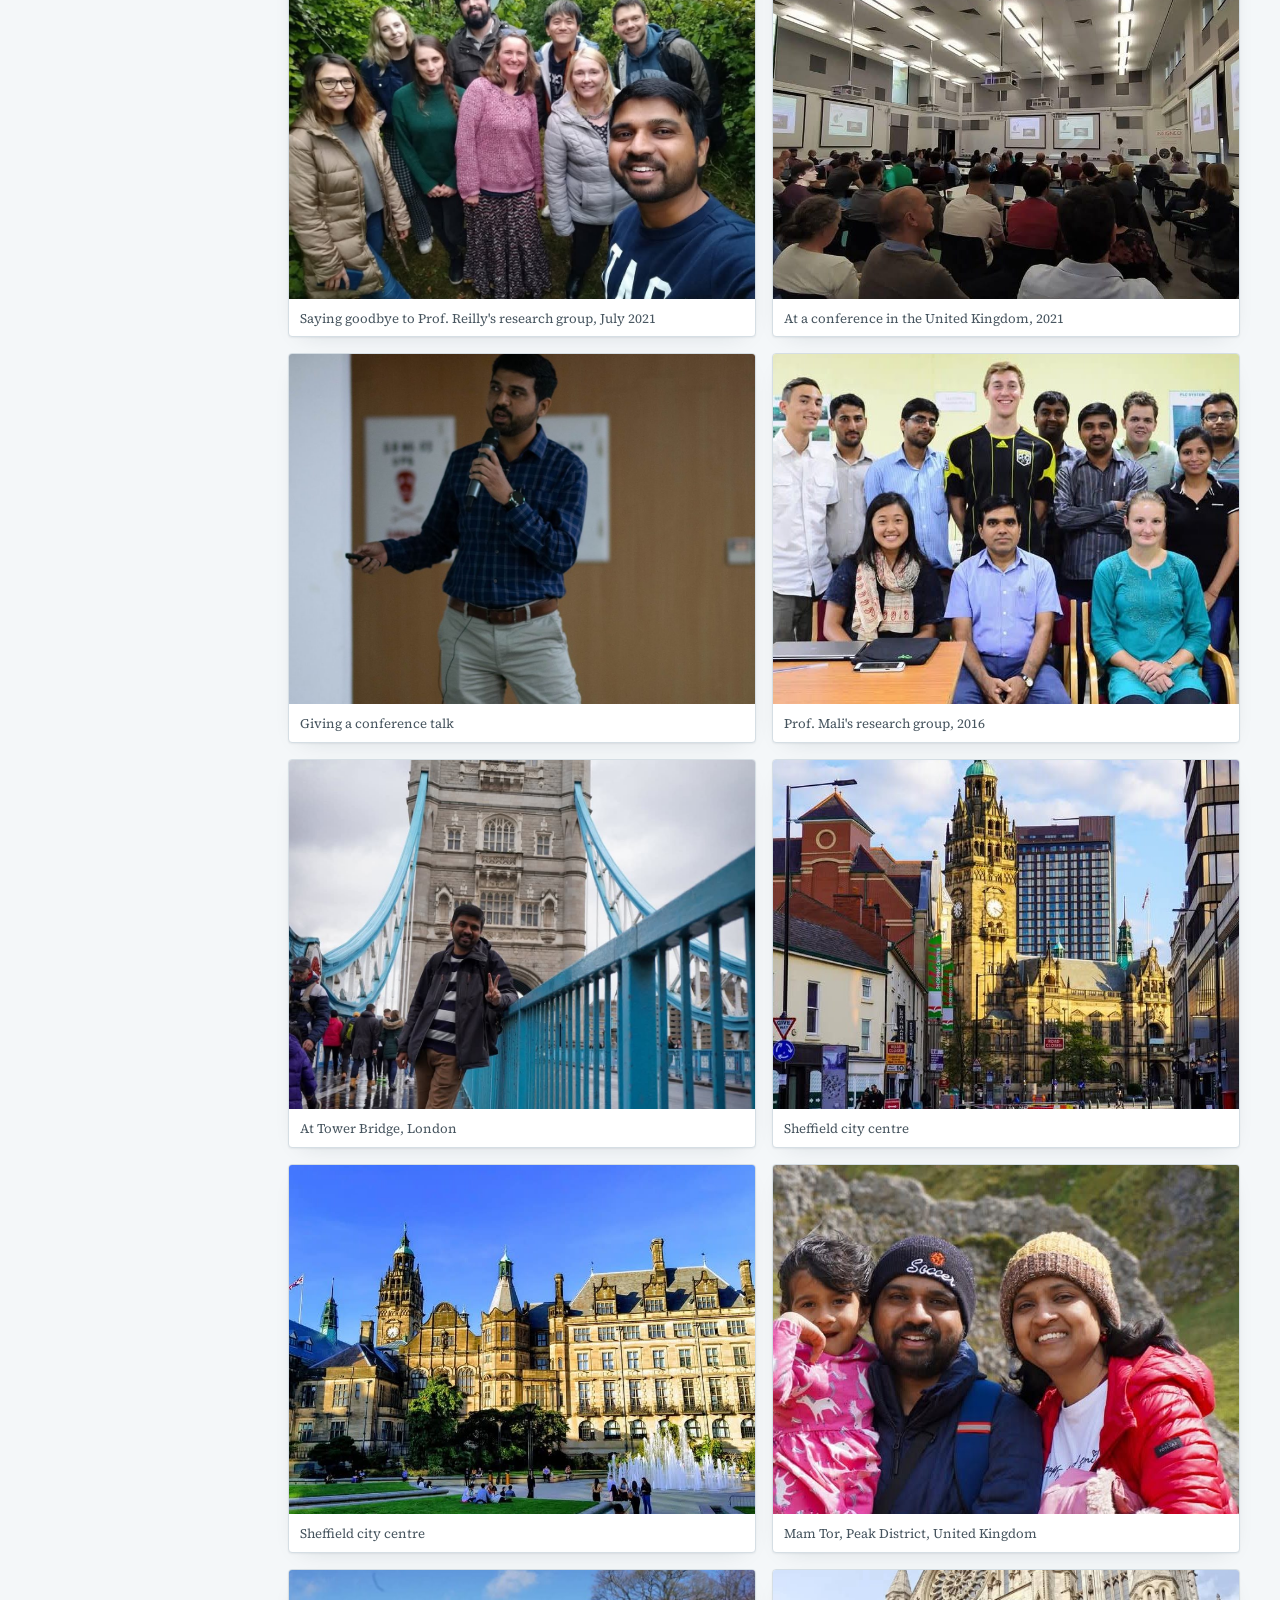
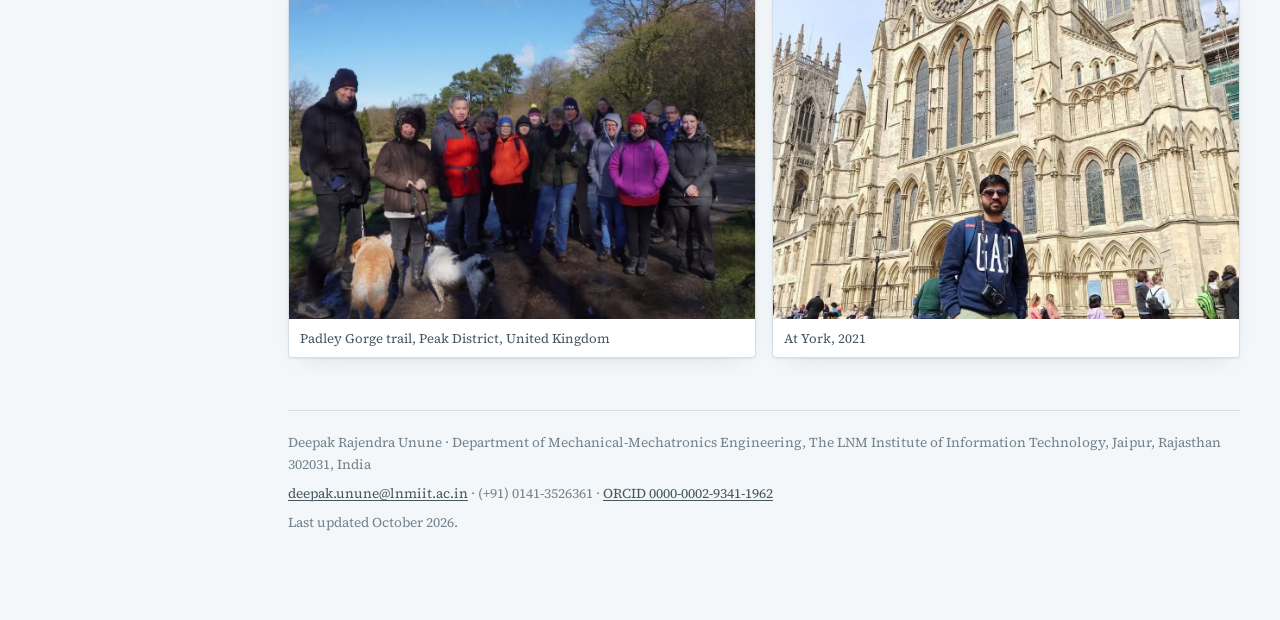
<file: gallery.html>
<!doctype html>
<html lang="en">
<head>
<meta charset="utf-8">
<meta name="viewport" content="width=device-width, initial-scale=1">
<title>Gallery &mdash; Deepak Rajendra Unune</title>
<meta name="description" content="Photographs from the laboratory, conferences organised and research visits, from Deepak Unune at LNMIIT Jaipur and the University of Sheffield.">
<link rel="canonical" href="https://deepunune.github.io/gallery.html">
<meta name="robots" content="index, follow, max-image-preview:large">
<meta name="author" content="Deepak Rajendra Unune">
<meta name="theme-color" content="#f4f7f9" media="(prefers-color-scheme: light)">
<meta name="theme-color" content="#0b1015" media="(prefers-color-scheme: dark)">
<script>try{var t=localStorage.getItem("theme");if(t)document.documentElement.setAttribute("data-theme",t)}catch(e){}</script>

<meta property="og:type" content="website">
<meta property="og:site_name" content="Deepak Rajendra Unune">
<meta property="og:title" content="Gallery — Deepak Rajendra Unune">
<meta property="og:description" content="Photographs from the laboratory, conferences organised and research visits, from Deepak Unune at LNMIIT Jaipur and the University of Sheffield.">
<meta property="og:url" content="https://deepunune.github.io/gallery.html">
<meta property="og:image" content="https://deepunune.github.io/images/profile.jpg">
<meta property="og:locale" content="en_IN">
<meta name="twitter:card" content="summary_large_image">
<meta name="twitter:title" content="Gallery — Deepak Rajendra Unune">
<meta name="twitter:description" content="Photographs from the laboratory, conferences organised and research visits, from Deepak Unune at LNMIIT Jaipur and the University of Sheffield.">
<meta name="twitter:image" content="https://deepunune.github.io/images/profile.jpg">

<!-- Google Search Console verification. Do not remove: deleting this tag can
     un-verify the property and lose access to Sitemaps and URL Inspection. -->
<meta name="google-site-verification" content="wqA32q5Ff9Z8jZDuRmJElmObbwmpecMUY4OnzsmXW84">

<link rel="icon" href="favicon.svg" type="image/svg+xml">
<link rel="preconnect" href="https://fonts.googleapis.com">
<link rel="preconnect" href="https://fonts.gstatic.com" crossorigin>
<link rel="stylesheet" href="https://fonts.googleapis.com/css2?family=Archivo:wdth,wght@85..115,400..700&family=Source+Serif+4:ital,opsz,wght@0,8..60,400;0,8..60,600;1,8..60,400&family=IBM+Plex+Mono:wght@400;500&display=swap">
<link rel="stylesheet" href="assets/style.css">
<script type="application/ld+json">
{
  "@context": "https://schema.org",
  "@type": "Person",
  "name": "Deepak Rajendra Unune",
  "givenName": "Deepak",
  "familyName": "Unune",
  "honorificPrefix": "Dr",
  "jobTitle": "Associate Professor and Head of Department",
  "email": "mailto:deepak.unune@lnmiit.ac.in",
  "telephone": "+91-141-3526361",
  "url": "https://deepunune.github.io/",
  "image": "https://deepunune.github.io/images/profile.jpg",
  "description": "Associate Professor and Head of the Department of Mechanical-Mechatronics Engineering at LNMIIT Jaipur. Research on electrical discharge machining, hybrid and micro-machining, biomedical implant surface engineering, sustainable machining and AI-driven process optimisation. Marie Sklodowska-Curie Fellow, University of Sheffield.",
  "identifier": [
    {"@type": "PropertyValue", "propertyID": "ORCID", "value": "0000-0002-9341-1962"},
    {"@type": "PropertyValue", "propertyID": "Scopus Author ID", "value": "57053446400"},
    {"@type": "PropertyValue", "propertyID": "Web of Science ResearcherID", "value": "N-2098-2017"}
  ],
  "worksFor": {
    "@type": "CollegeOrUniversity",
    "name": "The LNM Institute of Information Technology",
    "alternateName": "LNMIIT Jaipur",
    "url": "https://lnmiit.ac.in/",
    "address": {
      "@type": "PostalAddress",
      "streetAddress": "Rupa ki Nangal, Post-Sumel, Via Jamdoli",
      "addressLocality": "Jaipur",
      "addressRegion": "Rajasthan",
      "postalCode": "302031",
      "addressCountry": "IN"
    }
  },
  "alumniOf": [
    {"@type": "CollegeOrUniversity", "name": "Malaviya National Institute of Technology Jaipur"},
    {"@type": "CollegeOrUniversity", "name": "The University of Sheffield"},
    {"@type": "CollegeOrUniversity", "name": "Government College of Engineering, Karad"},
    {"@type": "CollegeOrUniversity", "name": "Rajarambapu Institute of Technology"}
  ],
  "knowsAbout": [
    "Electrical discharge machining",
    "Hybrid EDM processes",
    "Micro-machining",
    "Micro-EDM drilling",
    "Wire electrical discharge machining",
    "Electro-discharge diamond grinding",
    "Vibration-assisted machining",
    "Biomedical implant surface engineering",
    "Titanium alloys",
    "Nickel-based superalloys",
    "Minimum quantity lubrication",
    "Hybrid nanofluids",
    "Pool boiling heat transfer",
    "Sustainable manufacturing",
    "Artificial neural networks",
    "Multi-objective optimisation"
  ],
  "award": "Marie Sklodowska-Curie Fellowship, European Commission",
  "sameAs": [
    "https://scholar.google.co.in/citations?user=ZPhgoC0AAAAJ&hl=en", 
    "https://orcid.org/0000-0002-9341-1962", 
    "https://www.scopus.com/authid/detail.uri?authorId=57053446400", 
    "https://www.webofscience.com/wos/author/record/N-2098-2017", 
    "https://www.researchgate.net/profile/Deepak-Unune", 
    "https://in.linkedin.com/in/deepak-unune-ph-d-a6aba734", 
    "https://dblp.org/pid/217/3953.html", 
    "https://lnmiit.ac.in/faculty-list/dr-deepak-rajendra-unune/"
  ]
}
</script>
</head>
<body>
<a class="skip" href="#main">Skip to content</a>
<div class="shell">

  <header class="rail">
    <div class="rail__id">
      <img class="rail__photo" src="images/profile.jpg" alt="Portrait of Deepak Rajendra Unune"
           width="400" height="400">
      <div>
      <p class="rail__name"><a href="index.html">Deepak Rajendra Unune</a></p>
      <p class="rail__role">Assoc. Professor &amp; Head &middot; Mechanical-Mechatronics Eng. &middot; LNMIIT Jaipur</p>
      </div>
    </div>
    <div class="railbtns">
      <button class="btn-ghost btn-icon" type="button" id="themetoggle"
              aria-label="Switch between light and dark theme" title="Switch light / dark theme">
        <svg class="icon-moon" viewBox="0 0 24 24" fill="none" stroke="currentColor" stroke-width="2"
             stroke-linecap="round" stroke-linejoin="round" aria-hidden="true"><path d="M21 12.8A9 9 0 1 1 11.2 3a7 7 0 0 0 9.8 9.8Z"/></svg>
        <svg class="icon-sun" viewBox="0 0 24 24" fill="none" stroke="currentColor" stroke-width="2"
             stroke-linecap="round" aria-hidden="true"><circle cx="12" cy="12" r="4"/><path d="M12 2v2M12 20v2M2 12h2M20 12h2M4.9 4.9l1.4 1.4M17.7 17.7l1.4 1.4M19.1 4.9l-1.4 1.4M6.3 17.7l-1.4 1.4"/></svg>
      </button>
      <button class="btn-ghost" type="button" id="navtoggle" aria-expanded="false" aria-controls="nav">Menu</button>
    </div>
    <nav class="nav" id="nav" aria-label="Main" hidden>
      <ul>
      <li><a href="index.html">Home</a></li>
      <li><a href="research.html">Research</a></li>
      <li><a href="publications.html">Publications</a></li>
      <li><a href="experience.html">Experience</a></li>
      <li><a href="teaching.html">Teaching</a></li>
      <li><a href="supervision.html">Supervision</a></li>
      <li><a href="talks.html">Talks &amp; workshops</a></li>
      <li><a href="reviewing.html">Peer review</a></li>
      <li><a href="gallery.html" aria-current="page">Gallery</a></li>
      <li><a href="contact.html">Contact</a></li>
      </ul>
      <div class="rail__links">
        <h2>Profiles</h2>
        <ul>
        <li><a href="https://scholar.google.co.in/citations?user=ZPhgoC0AAAAJ&amp;hl=en" rel="me">Google Scholar</a></li>
        <li><a href="https://orcid.org/0000-0002-9341-1962" rel="me">ORCID</a></li>
        <li><a href="https://www.scopus.com/authid/detail.uri?authorId=57053446400" rel="me">Scopus</a></li>
        <li><a href="https://www.webofscience.com/wos/author/record/N-2098-2017" rel="me">Web of Science</a></li>
        <li><a href="https://www.researchgate.net/profile/Deepak-Unune" rel="me">ResearchGate</a></li>
        <li><a href="https://in.linkedin.com/in/deepak-unune-ph-d-a6aba734" rel="me">LinkedIn</a></li>
        </ul>
      </div>
    </nav>
  </header>

  <main class="main" id="main">
    <div class="wrap wrap--wide">
      <p class="eyebrow">Laboratory, conferences, students</p>
      <h1>Gallery</h1>
      <div class="arc"></div>
<p class="lede">Conferences organised, laboratories built, vivas defended, and two years of Peak District weekends. 32 photographs.</p>
<ul class="gallery">
  <li><figure><img src="images/gallery/asme-efx-india-2026.jpg" alt="Organising team of ASME EFx India 2026, a national event with more than 450 participants representing 18 states" loading="lazy" width="1200" height="900" data-ph="asme-efx-india-2026.jpg"><figcaption>Organising team of ASME EFx India 2026, a national event with more than 450 participants representing 18 states</figcaption></figure></li>
  <li><figure><img src="images/gallery/isme-icrame-2025.jpg" alt="Organising team of the 23rd ISME International Conference on Recent Advances in Mechanical Engineering (ICRAME) 2025" loading="lazy" width="1200" height="900" data-ph="isme-icrame-2025.jpg"><figcaption>Organising team of the 23rd ISME International Conference on Recent Advances in Mechanical Engineering (ICRAME) 2025</figcaption></figure></li>
  <li><figure><img src="images/gallery/phd-defence-pravin-sharma.jpg" alt="Defence seminar of my first PhD scholar, Dr Pravin O. Sharma" loading="lazy" width="1200" height="900" data-ph="phd-defence-pravin-sharma.jpg"><figcaption>Defence seminar of my first PhD scholar, Dr Pravin O. Sharma</figcaption></figure></li>
  <li><figure><img src="images/gallery/y20-discussion.jpg" alt="Out-of-classroom discussion with Y20 students" loading="lazy" width="1200" height="900" data-ph="y20-discussion.jpg"><figcaption>Out-of-classroom discussion with Y20 students</figcaption></figure></li>
  <li><figure><img src="images/gallery/y16-late-night.jpg" alt="Late-night discussion and interaction with Y16 students" loading="lazy" width="1200" height="900" data-ph="y16-late-night.jpg"><figcaption>Late-night discussion and interaction with Y16 students</figcaption></figure></li>
  <li><figure><img src="images/gallery/phd-scholar-edm-setup.jpg" alt="PhD scholar working on the EDM setup" loading="lazy" width="1200" height="900" data-ph="phd-scholar-edm-setup.jpg"><figcaption>PhD scholar working on the EDM setup</figcaption></figure></li>
  <li><figure><img src="images/gallery/cadcam-lab.jpg" alt="The CAD/CAM laboratory" loading="lazy" width="1200" height="900" data-ph="cadcam-lab.jpg"><figcaption>The CAD/CAM laboratory</figcaption></figure></li>
  <li><figure><img src="images/gallery/fusion-workshop-2024.jpg" alt="Fusion 360 workshop, 2024" loading="lazy" width="1200" height="900" data-ph="fusion-workshop-2024.jpg"><figcaption>Fusion 360 workshop, 2024</figcaption></figure></li>
  <li><figure><img src="images/gallery/solidworks-workshop-2023.jpg" alt="SolidWorks workshop, 2023" loading="lazy" width="1200" height="900" data-ph="solidworks-workshop-2023.jpg"><figcaption>SolidWorks workshop, 2023</figcaption></figure></li>
  <li><figure><img src="images/gallery/fusion-workshop.jpg" alt="Fusion 360 workshop session" loading="lazy" width="1200" height="900" data-ph="fusion-workshop.jpg"><figcaption>Fusion 360 workshop session</figcaption></figure></li>
  <li><figure><img src="images/gallery/mme-faculty-2023.jpg" alt="With MME faculty, staff and research scholars, 2023" loading="lazy" width="1200" height="900" data-ph="mme-faculty-2023.jpg"><figcaption>With MME faculty, staff and research scholars, 2023</figcaption></figure></li>
  <li><figure><img src="images/gallery/mme-department-2021.jpg" alt="The MME department, 2021" loading="lazy" width="1200" height="900" data-ph="mme-department-2021.jpg"><figcaption>The MME department, 2021</figcaption></figure></li>
  <li><figure><img src="images/gallery/with-students.jpg" alt="With students" loading="lazy" width="1200" height="900" data-ph="with-students.jpg"><figcaption>With students</figcaption></figure></li>
  <li><figure><img src="images/gallery/faculty-staff-championship-2025.jpg" alt="Winning moments at the first LNMIIT Faculty-Staff Championship, 2025" loading="lazy" width="1200" height="900" data-ph="faculty-staff-championship-2025.jpg"><figcaption>Winning moments at the first LNMIIT Faculty-Staff Championship, 2025</figcaption></figure></li>
  <li><figure><img src="images/gallery/stage-performance-2023.jpg" alt="Stage performance, 2023" loading="lazy" width="1200" height="900" data-ph="stage-performance-2023.jpg"><figcaption>Stage performance, 2023</figcaption></figure></li>
  <li><figure><img src="images/gallery/ganapati-2022.jpg" alt="Ganapati festival 2022 at home" loading="lazy" width="1200" height="900" data-ph="ganapati-2022.jpg"><figcaption>Ganapati festival 2022 at home</figcaption></figure></li>
  <li><figure><img src="images/gallery/ganapati-2021-scholars.jpg" alt="Ganapati festival with PhD scholars, 2021" loading="lazy" width="1200" height="900" data-ph="ganapati-2021-scholars.jpg"><figcaption>Ganapati festival with PhD scholars, 2021</figcaption></figure></li>
  <li><figure><img src="images/gallery/ohio-university-group.jpg" alt="With a student group from Ohio University, USA" loading="lazy" width="1200" height="900" data-ph="ohio-university-group.jpg"><figcaption>With a student group from Ohio University, USA</figcaption></figure></li>
  <li><figure><img src="images/gallery/insigneo-sheffield.jpg" alt="With the Insigneo research group, Sheffield" loading="lazy" width="1200" height="900" data-ph="insigneo-sheffield.jpg"><figcaption>With the Insigneo research group, Sheffield</figcaption></figure></li>
  <li><figure><img src="images/gallery/insigneo-group-uk.jpg" alt="With the Insigneo research group, United Kingdom" loading="lazy" width="1200" height="900" data-ph="insigneo-group-uk.jpg"><figcaption>With the Insigneo research group, United Kingdom</figcaption></figure></li>
  <li><figure><img src="images/gallery/reilly-group-uk.jpg" alt="With Prof. Reilly's research group, United Kingdom" loading="lazy" width="1200" height="900" data-ph="reilly-group-uk.jpg"><figcaption>With Prof. Reilly's research group, United Kingdom</figcaption></figure></li>
  <li><figure><img src="images/gallery/reilly-group.jpg" alt="With Prof. Reilly's research group" loading="lazy" width="1200" height="900" data-ph="reilly-group.jpg"><figcaption>With Prof. Reilly's research group</figcaption></figure></li>
  <li><figure><img src="images/gallery/farewell-reilly-group-2021.jpg" alt="Saying goodbye to Prof. Reilly's research group, July 2021" loading="lazy" width="1200" height="900" data-ph="farewell-reilly-group-2021.jpg"><figcaption>Saying goodbye to Prof. Reilly's research group, July 2021</figcaption></figure></li>
  <li><figure><img src="images/gallery/uk-conference-2021.jpg" alt="At a conference in the United Kingdom, 2021" loading="lazy" width="1200" height="900" data-ph="uk-conference-2021.jpg"><figcaption>At a conference in the United Kingdom, 2021</figcaption></figure></li>
  <li><figure><img src="images/gallery/conference-talk.jpg" alt="Giving a conference talk" loading="lazy" width="1200" height="900" data-ph="conference-talk.jpg"><figcaption>Giving a conference talk</figcaption></figure></li>
  <li><figure><img src="images/gallery/mali-research-group-2016.jpg" alt="Prof. Mali's research group, 2016" loading="lazy" width="1200" height="900" data-ph="mali-research-group-2016.jpg"><figcaption>Prof. Mali's research group, 2016</figcaption></figure></li>
  <li><figure><img src="images/gallery/tower-bridge-london.jpg" alt="At Tower Bridge, London" loading="lazy" width="1200" height="900" data-ph="tower-bridge-london.jpg"><figcaption>At Tower Bridge, London</figcaption></figure></li>
  <li><figure><img src="images/gallery/sheffield-city-centre.jpg" alt="Sheffield city centre" loading="lazy" width="1200" height="900" data-ph="sheffield-city-centre.jpg"><figcaption>Sheffield city centre</figcaption></figure></li>
  <li><figure><img src="images/gallery/sheffield-city-centre-2.jpg" alt="Sheffield city centre" loading="lazy" width="1200" height="900" data-ph="sheffield-city-centre-2.jpg"><figcaption>Sheffield city centre</figcaption></figure></li>
  <li><figure><img src="images/gallery/mam-tor-peak-district.jpg" alt="Mam Tor, Peak District, United Kingdom" loading="lazy" width="1200" height="900" data-ph="mam-tor-peak-district.jpg"><figcaption>Mam Tor, Peak District, United Kingdom</figcaption></figure></li>
  <li><figure><img src="images/gallery/padley-gorge-peak-district.jpg" alt="Padley Gorge trail, Peak District, United Kingdom" loading="lazy" width="1200" height="900" data-ph="padley-gorge-peak-district.jpg"><figcaption>Padley Gorge trail, Peak District, United Kingdom</figcaption></figure></li>
  <li><figure><img src="images/gallery/york-2021.jpg" alt="At York, 2021" loading="lazy" width="1200" height="900" data-ph="york-2021.jpg"><figcaption>At York, 2021</figcaption></figure></li>
</ul>
      <footer class="foot">
        <p>Deepak Rajendra Unune &middot; Department of Mechanical-Mechatronics Engineering, The LNM Institute of
        Information Technology, Jaipur, Rajasthan 302031, India</p>
        <p><a href="mailto:deepak.unune@lnmiit.ac.in">deepak.unune@lnmiit.ac.in</a> &middot;
        (+91) 0141-3526361 &middot; <a href="https://orcid.org/0000-0002-9341-1962">ORCID 0000-0002-9341-1962</a></p>
        <p>Last updated October 2026.</p>
      </footer>
    </div>
  </main>

</div>
<script src="assets/main.js" defer></script>
</body>
</html>
</file>
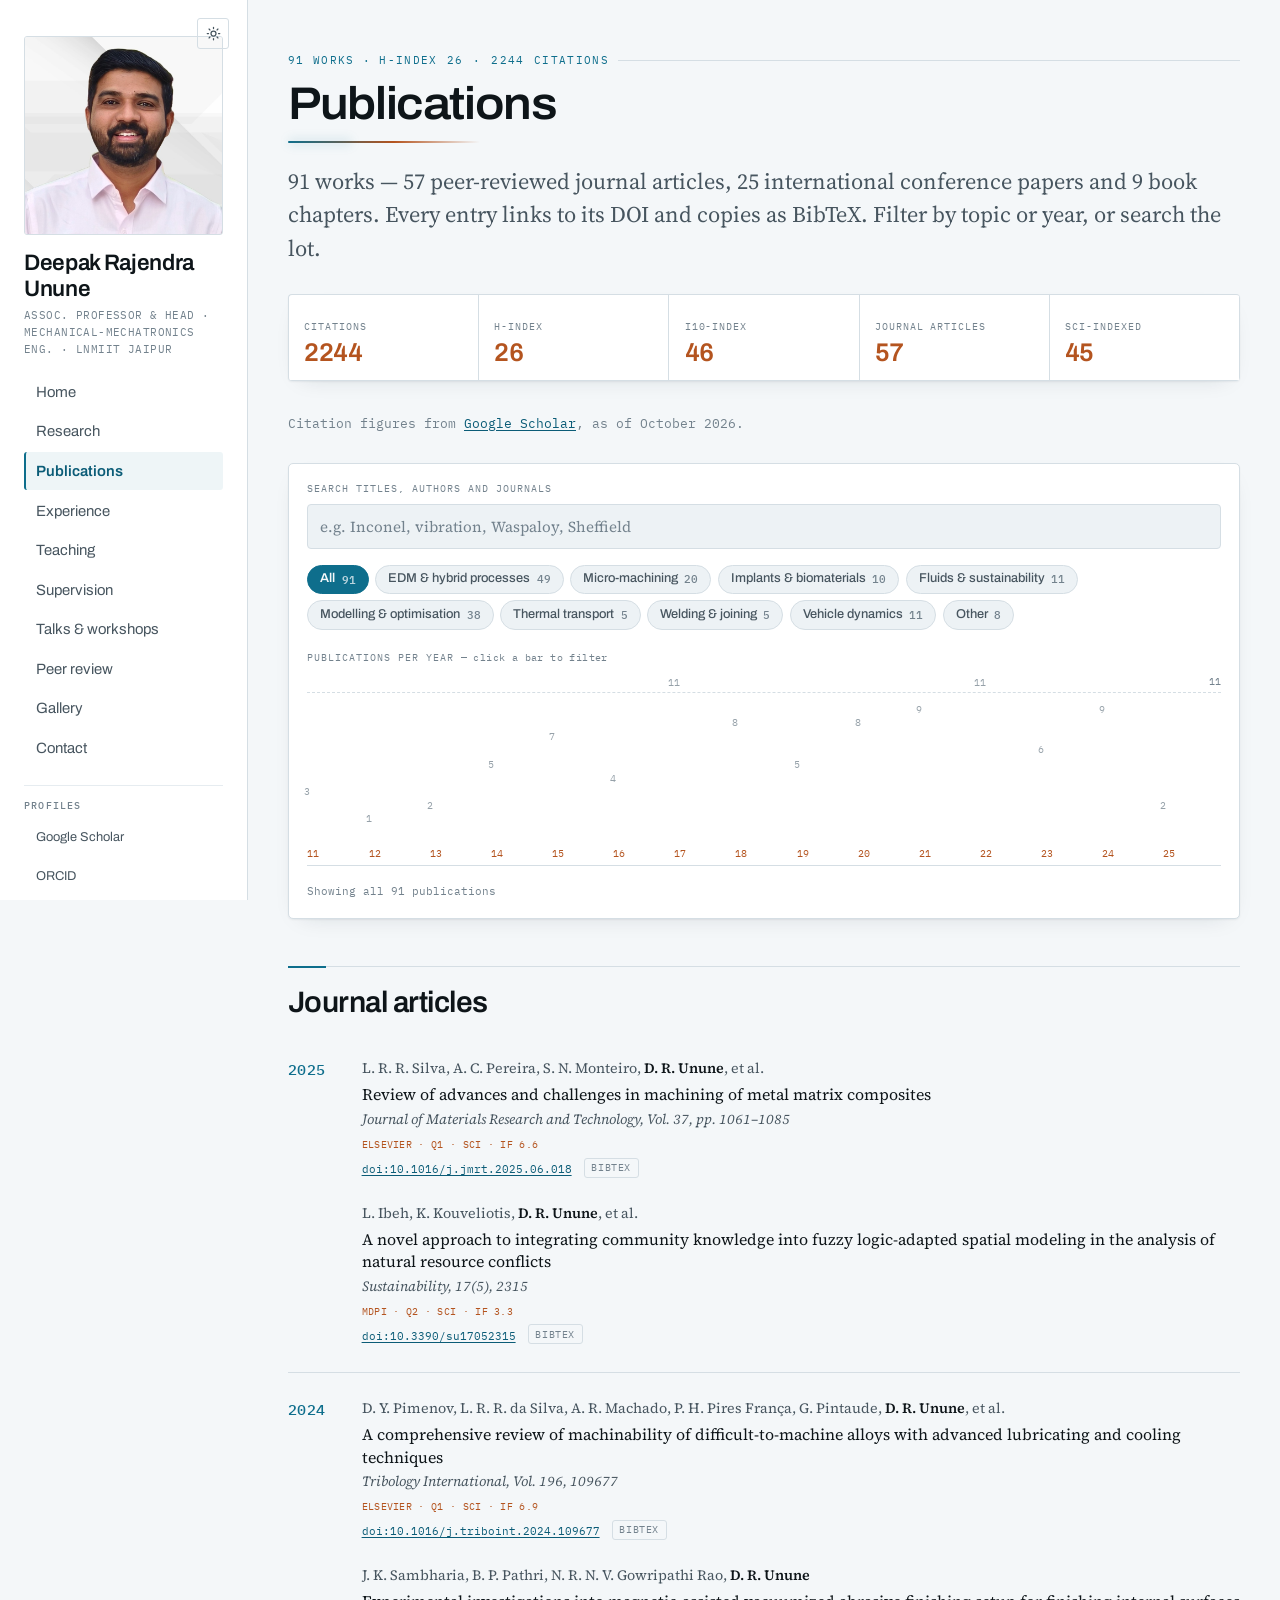
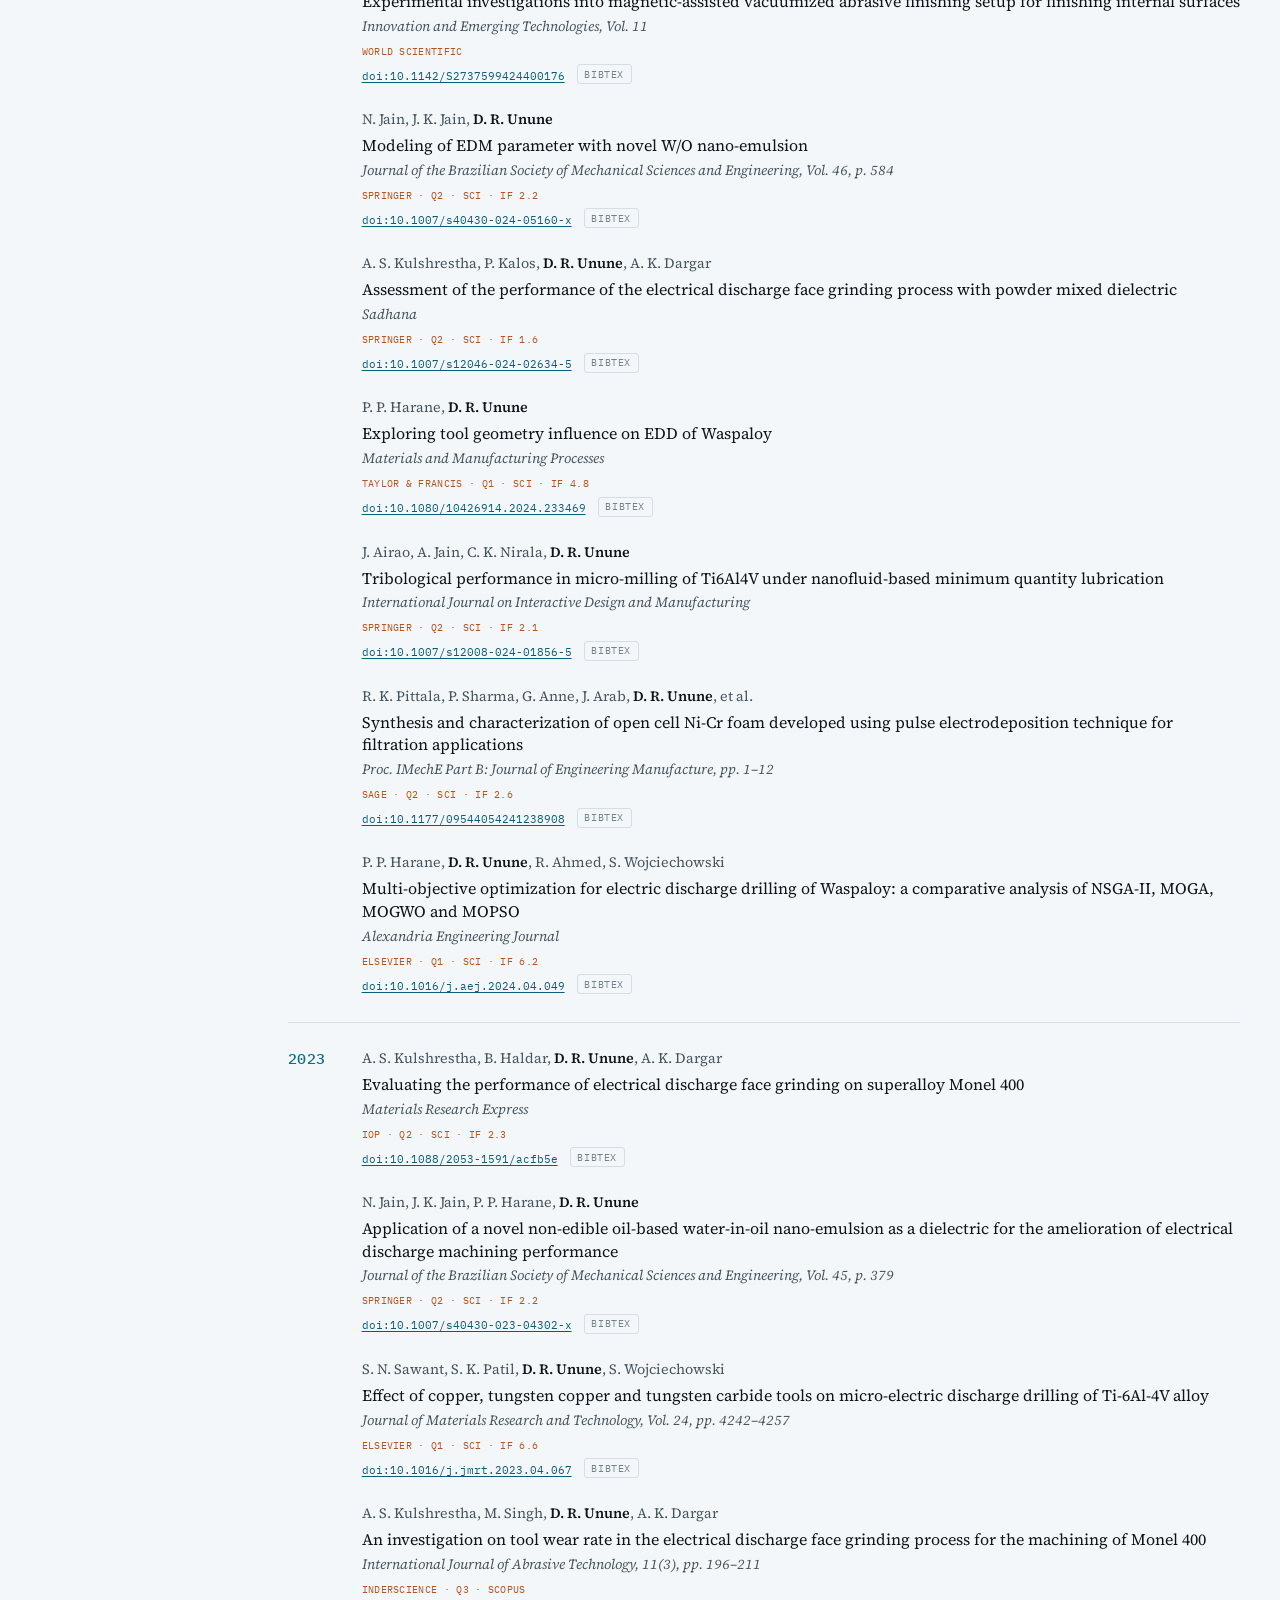
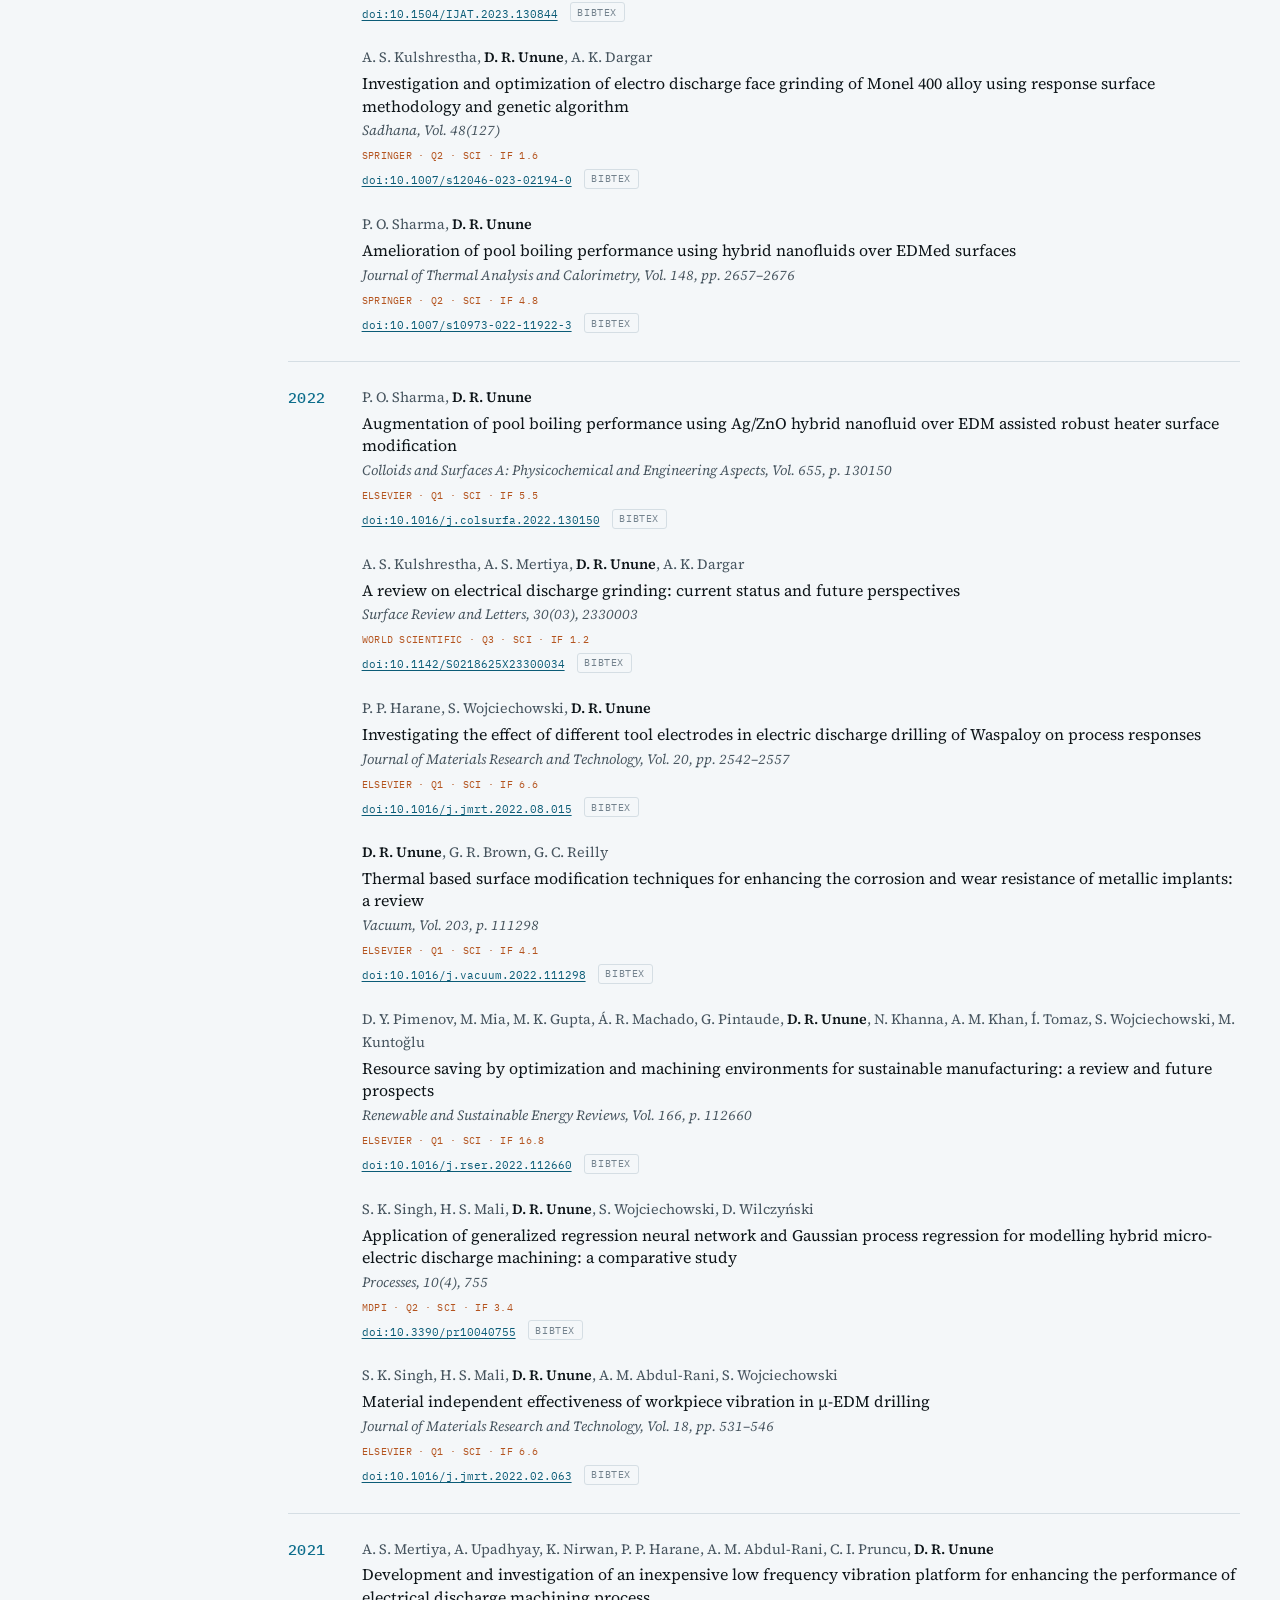
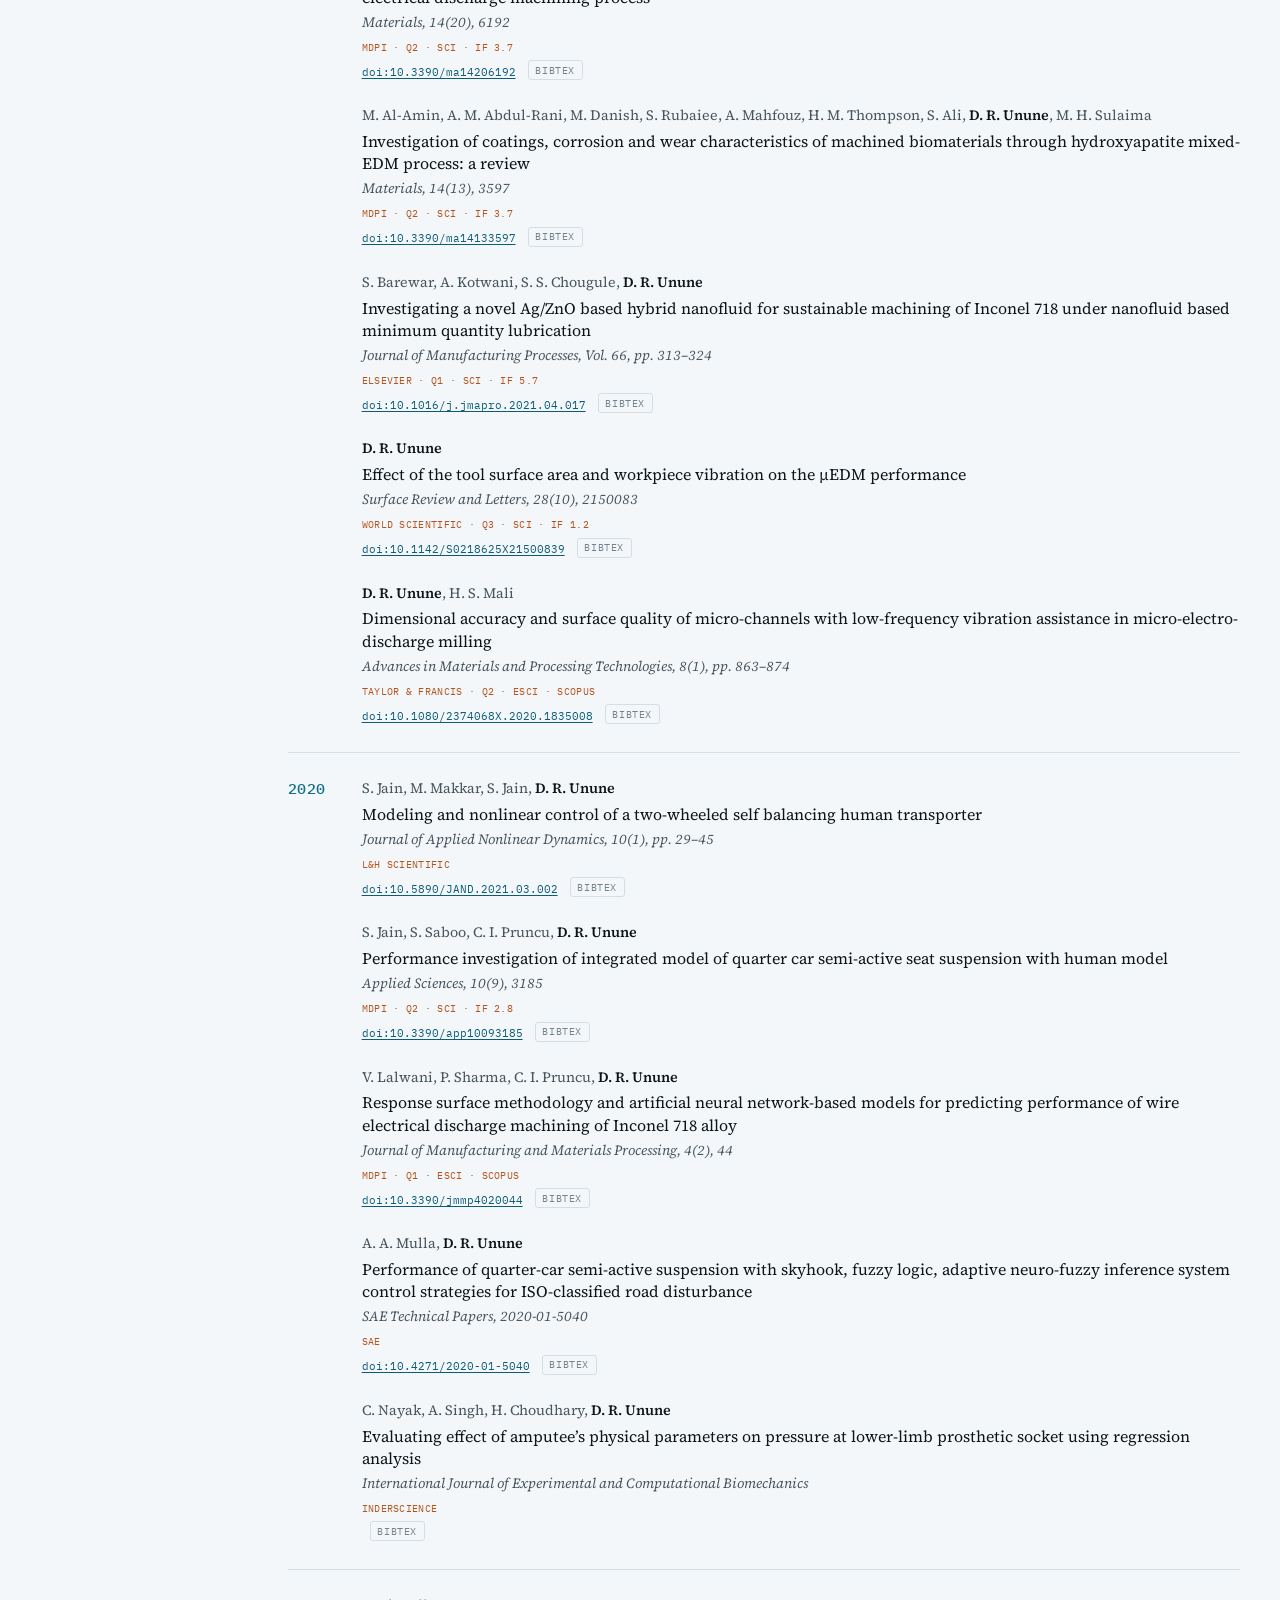
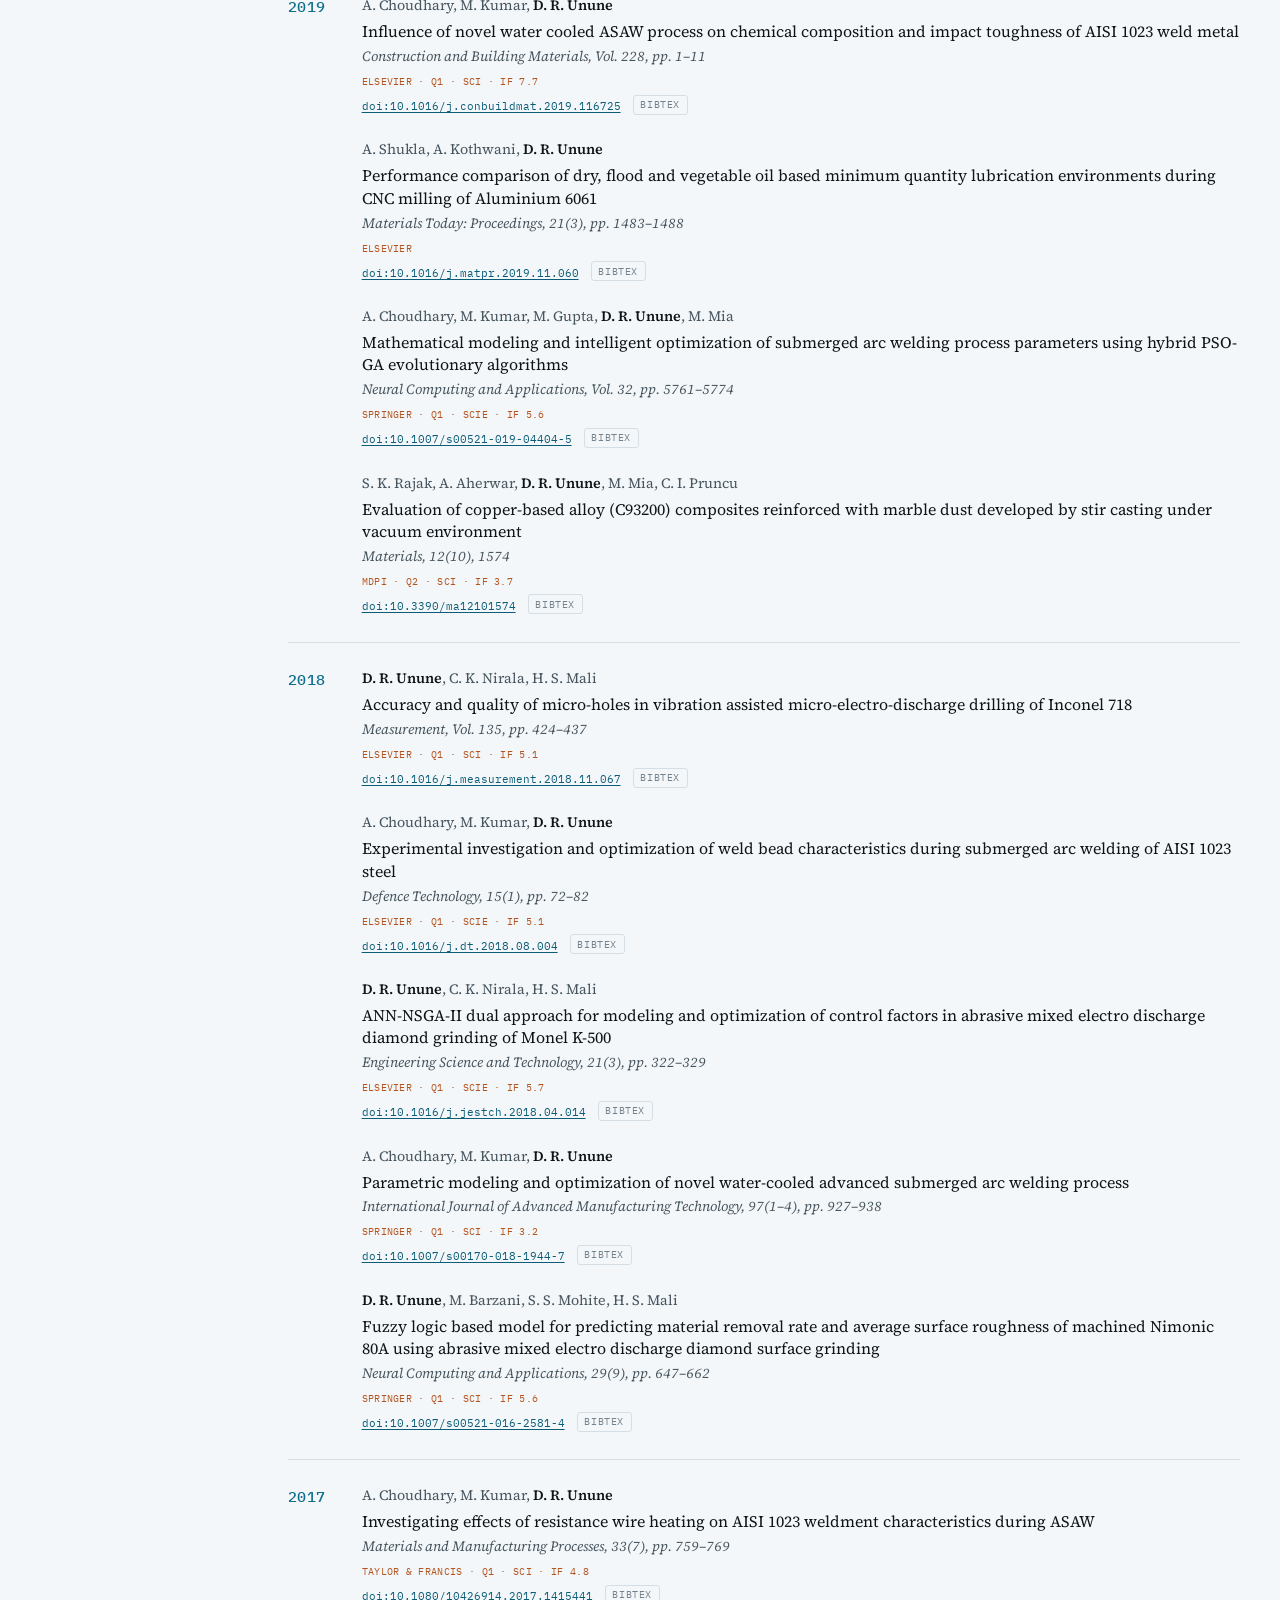
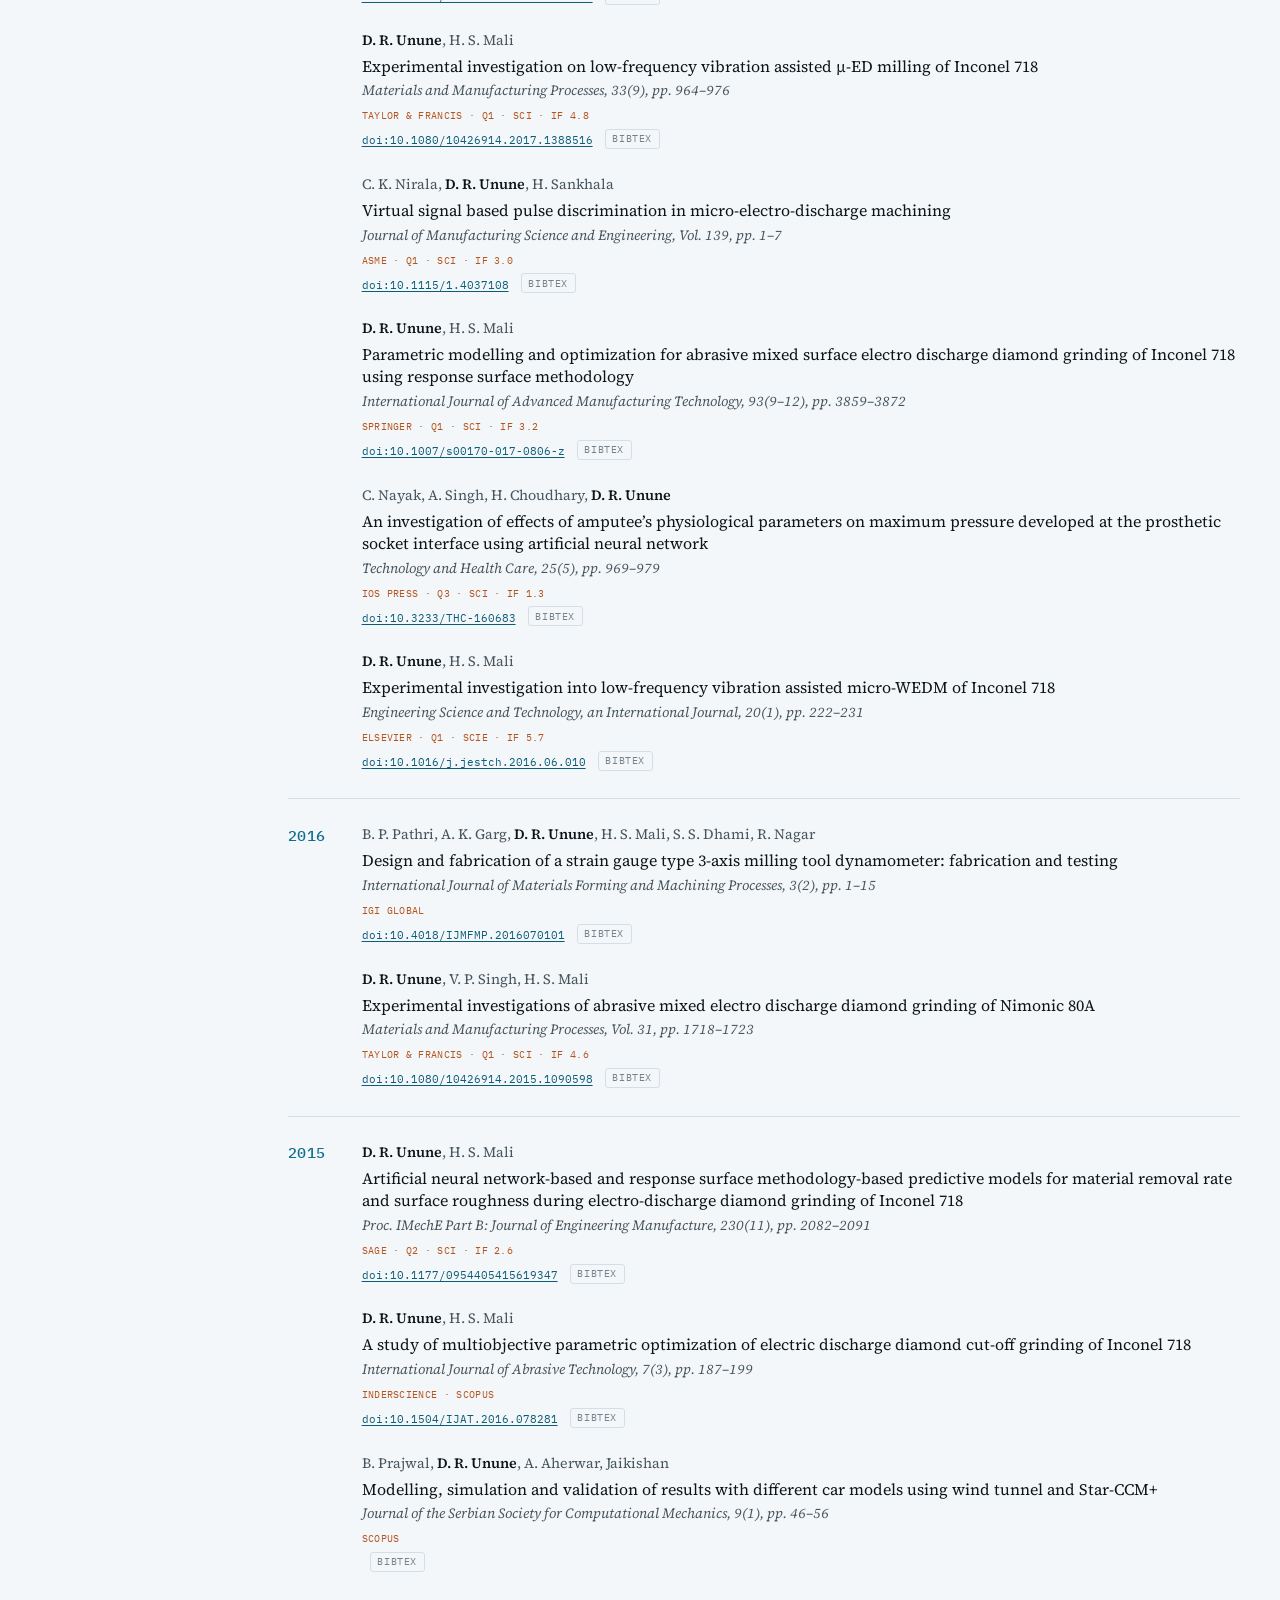
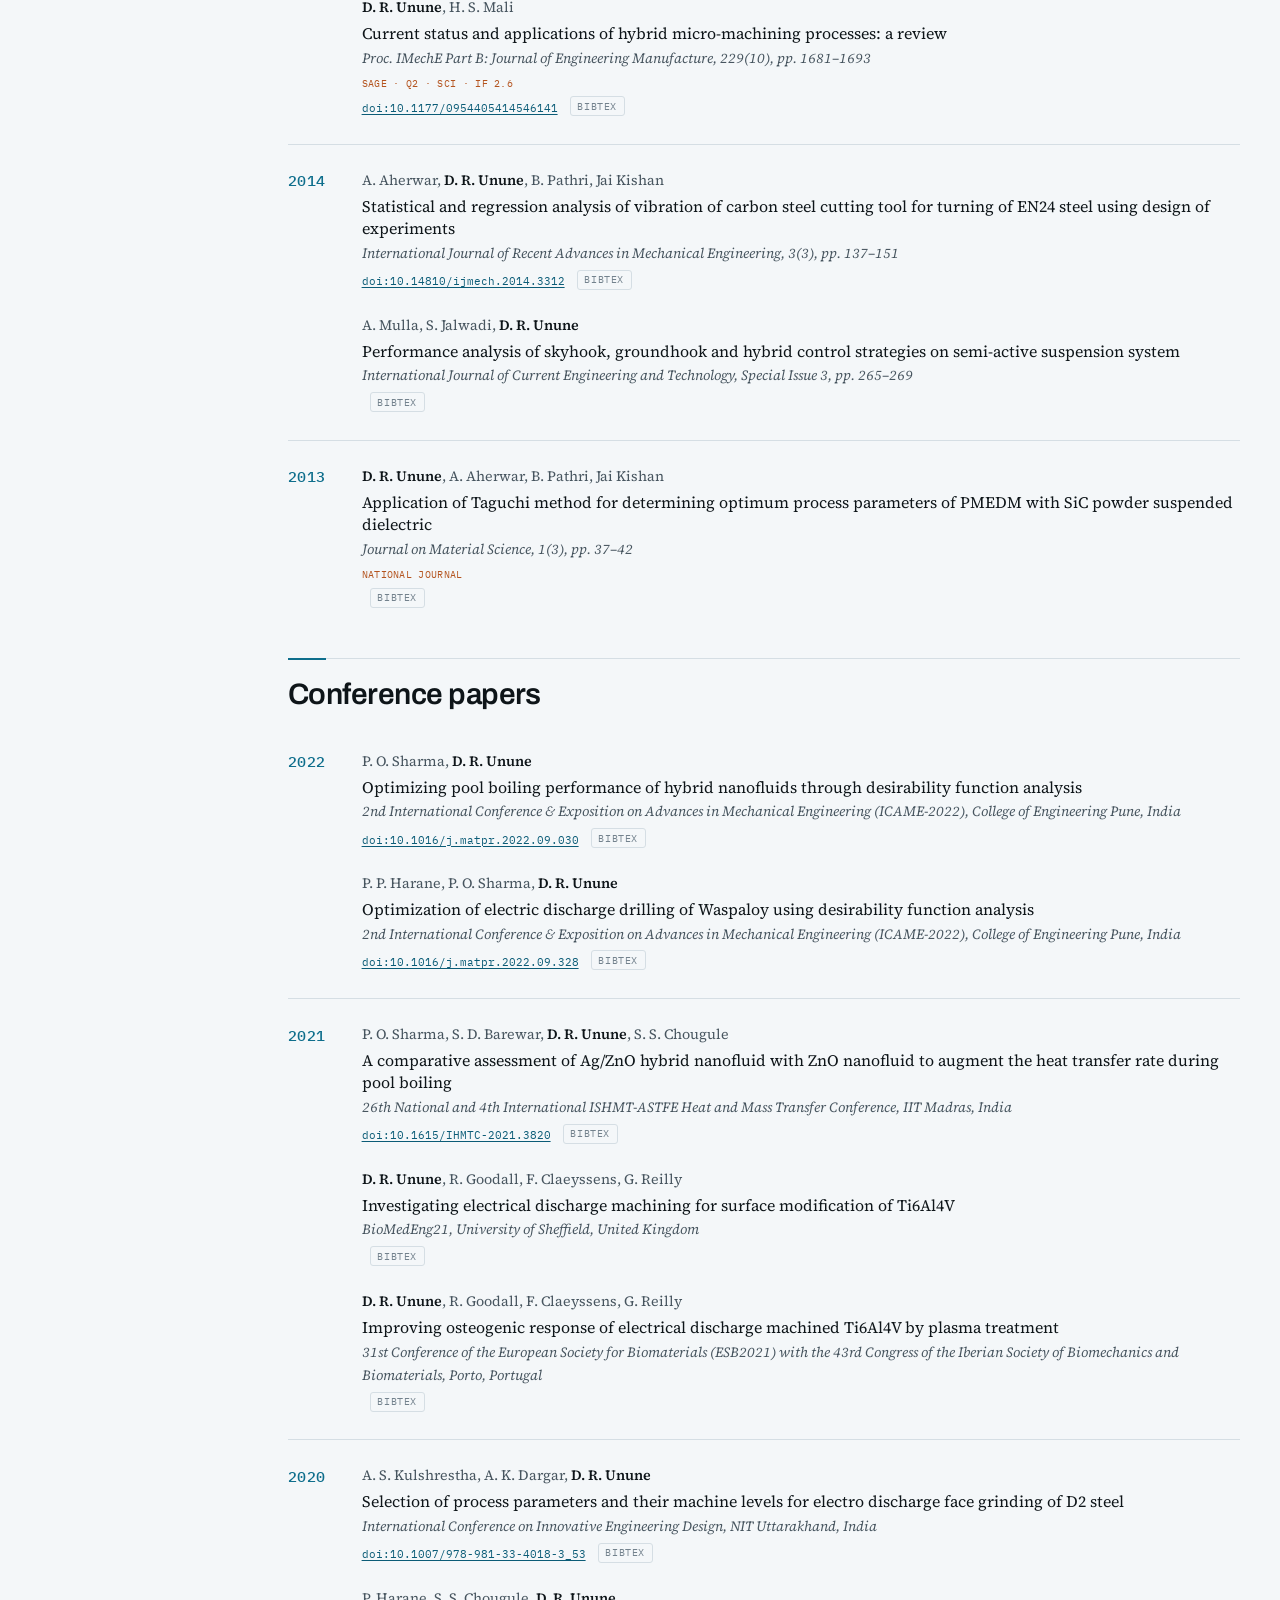
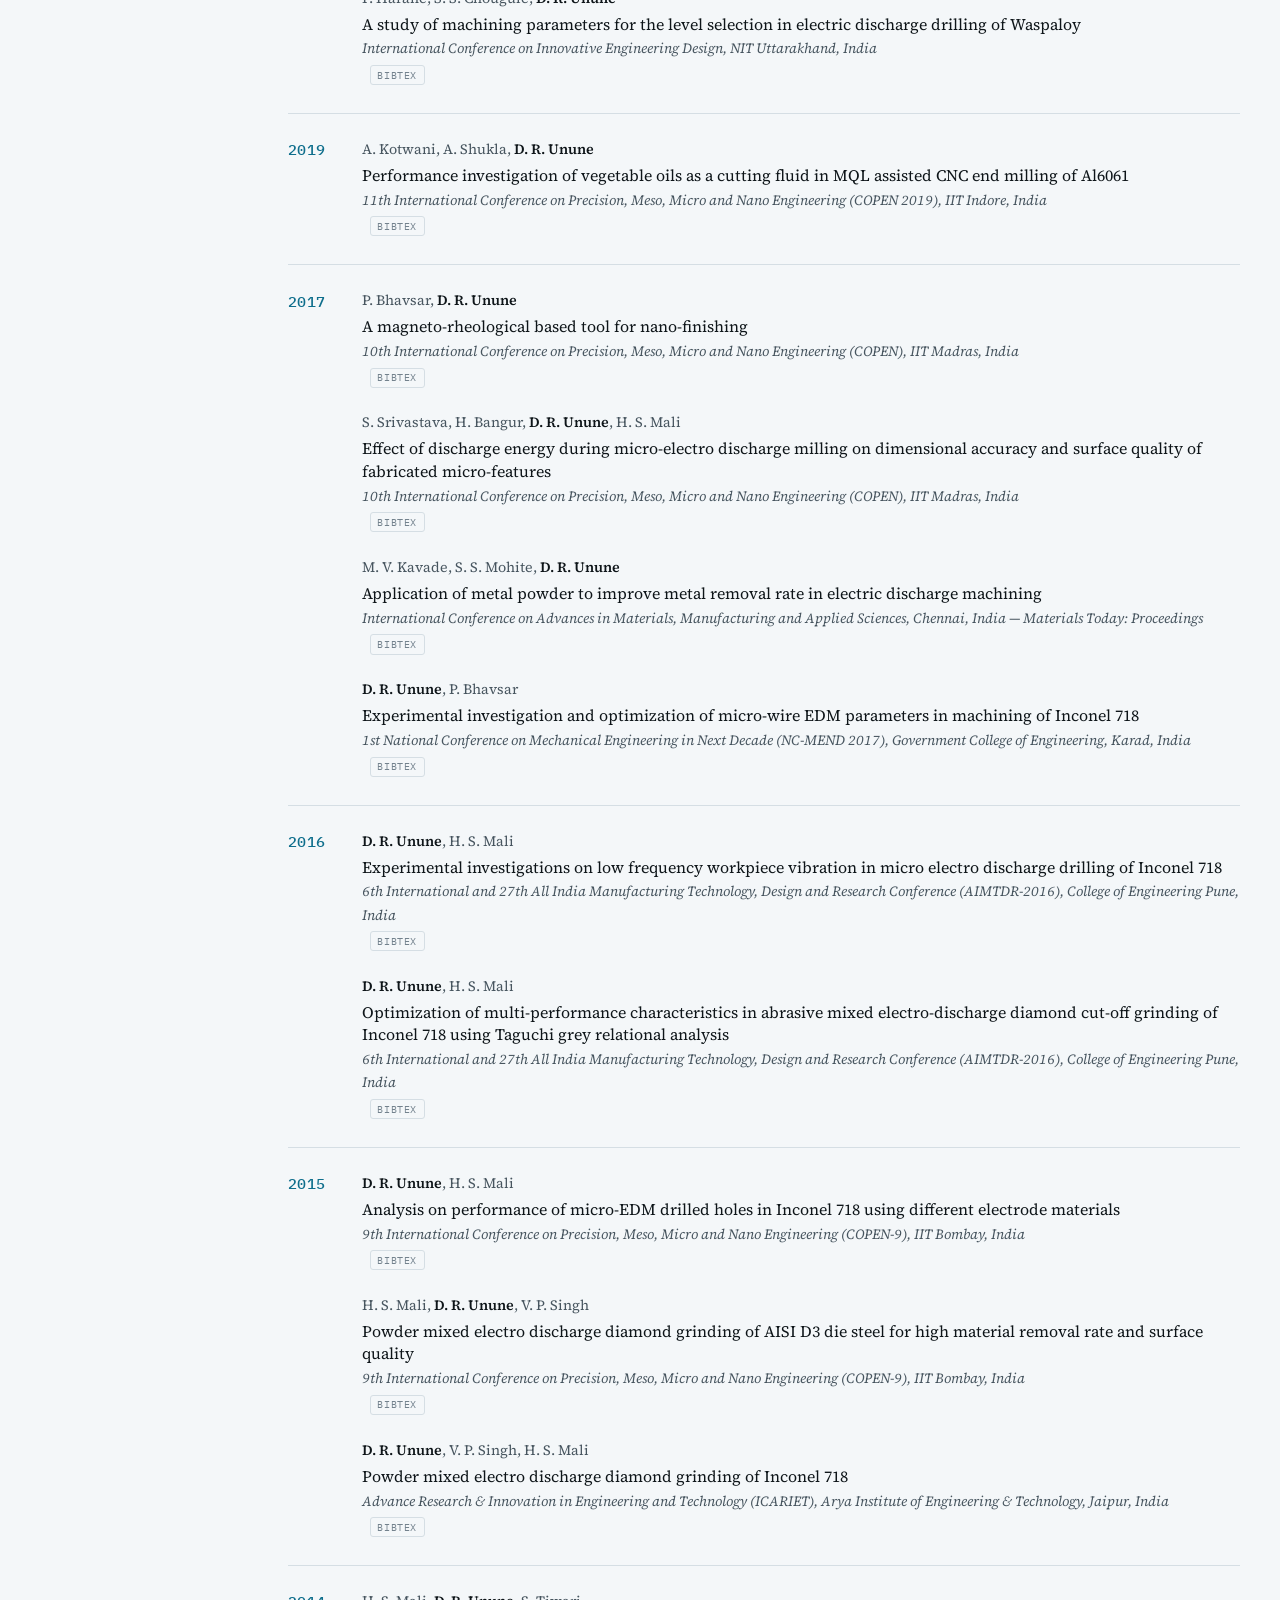
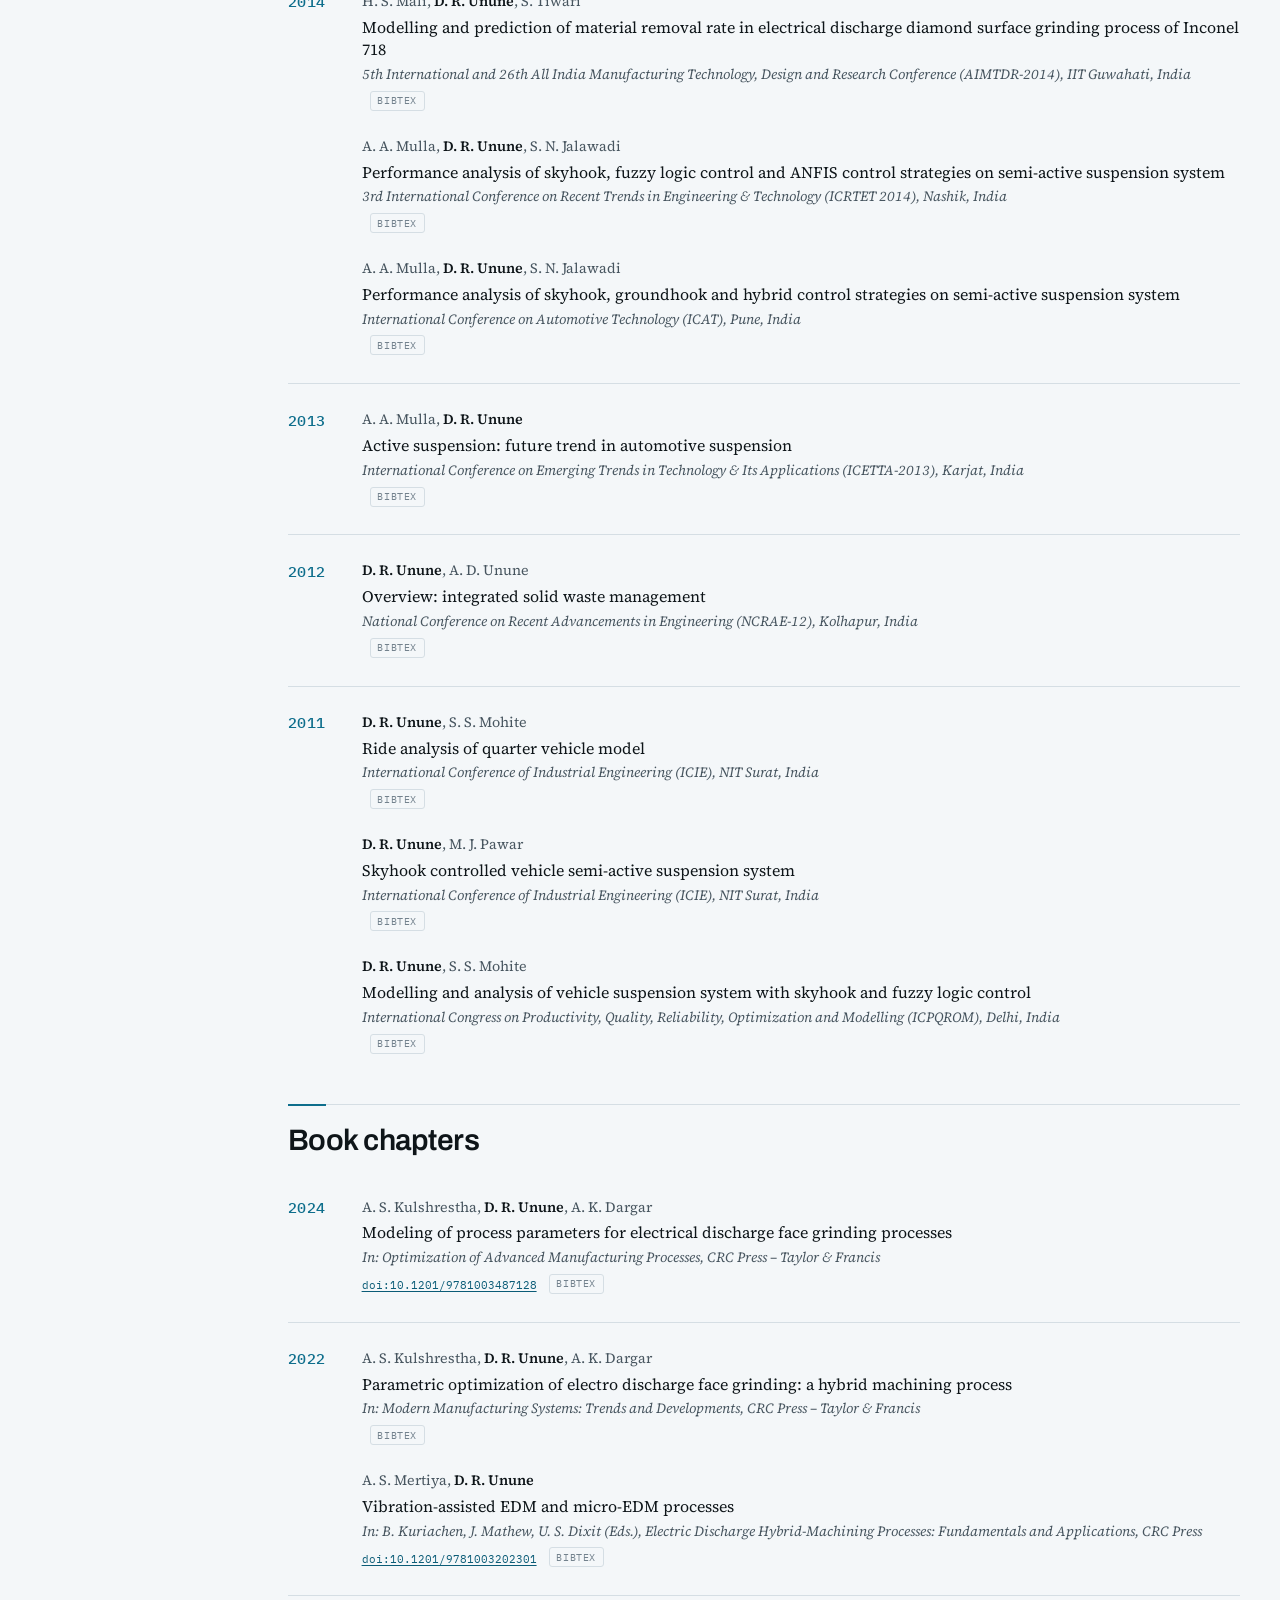
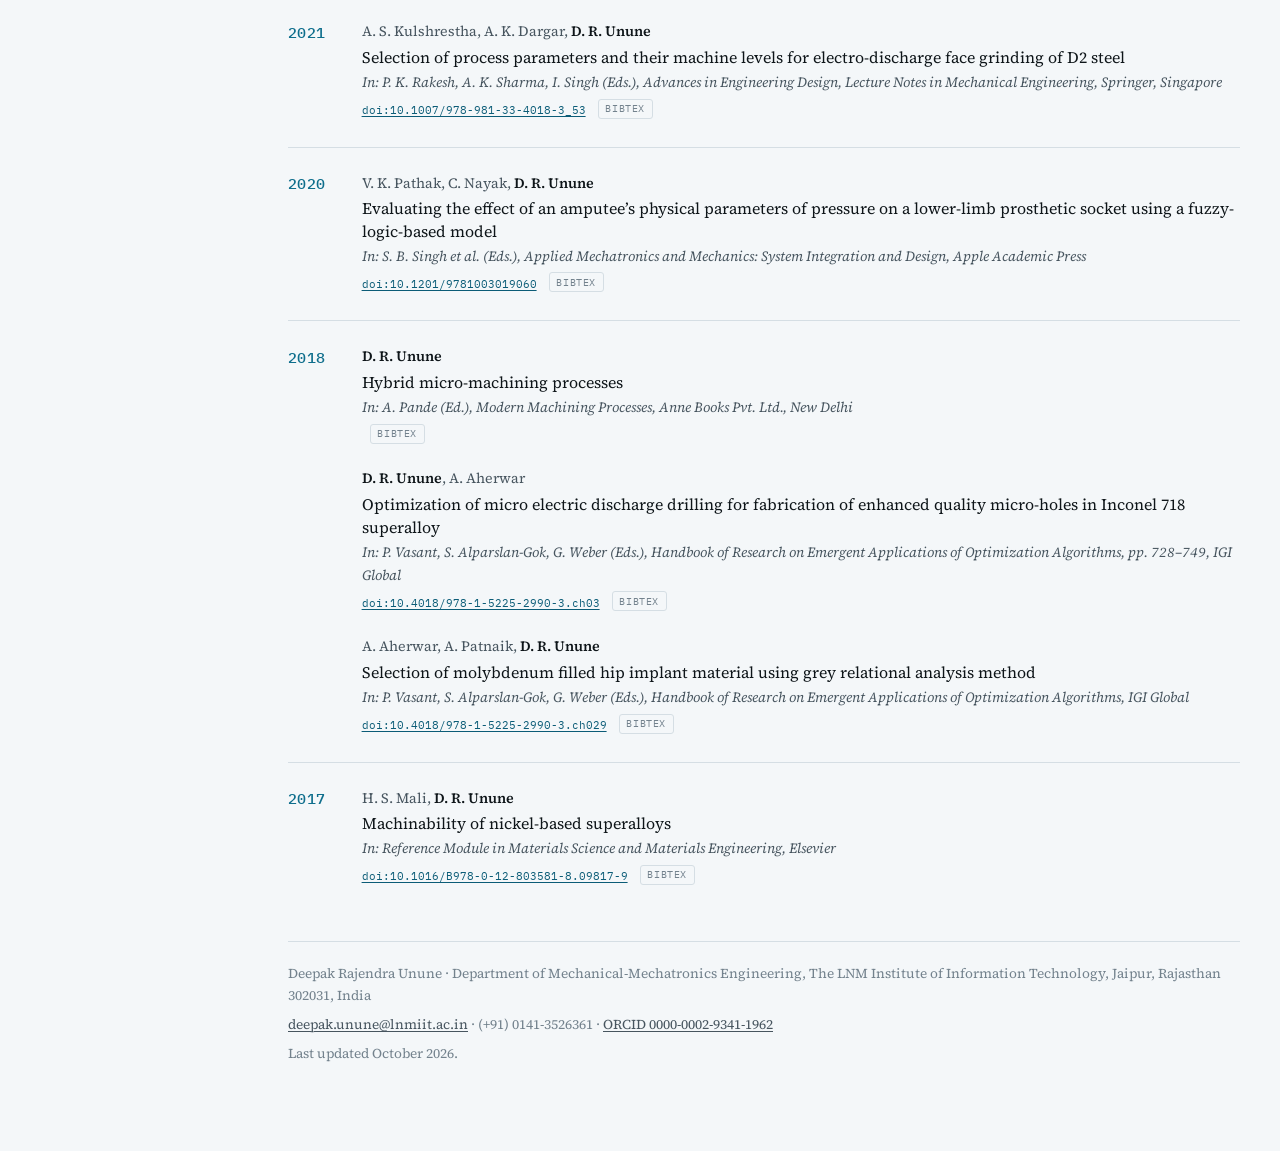
<file: publications.html>
<!doctype html>
<html lang="en">
<head>
<meta charset="utf-8">
<meta name="viewport" content="width=device-width, initial-scale=1">
<title>Publications &mdash; Deepak Rajendra Unune</title>
<meta name="description" content="All 91 publications by Deepak Rajendra Unune: 57 journal articles, 25 conference papers and 9 book chapters, each linked to its DOI.">
<link rel="canonical" href="https://deepunune.github.io/publications.html">
<meta name="robots" content="index, follow, max-image-preview:large">
<meta name="author" content="Deepak Rajendra Unune">
<meta name="theme-color" content="#f4f7f9" media="(prefers-color-scheme: light)">
<meta name="theme-color" content="#0b1015" media="(prefers-color-scheme: dark)">
<script>try{var t=localStorage.getItem("theme");if(t)document.documentElement.setAttribute("data-theme",t)}catch(e){}</script>

<meta property="og:type" content="website">
<meta property="og:site_name" content="Deepak Rajendra Unune">
<meta property="og:title" content="Publications — Deepak Rajendra Unune">
<meta property="og:description" content="All 91 publications by Deepak Rajendra Unune: 57 journal articles, 25 conference papers and 9 book chapters, each linked to its DOI.">
<meta property="og:url" content="https://deepunune.github.io/publications.html">
<meta property="og:image" content="https://deepunune.github.io/images/profile.jpg">
<meta property="og:locale" content="en_IN">
<meta name="twitter:card" content="summary_large_image">
<meta name="twitter:title" content="Publications — Deepak Rajendra Unune">
<meta name="twitter:description" content="All 91 publications by Deepak Rajendra Unune: 57 journal articles, 25 conference papers and 9 book chapters, each linked to its DOI.">
<meta name="twitter:image" content="https://deepunune.github.io/images/profile.jpg">

<!-- Google Search Console verification. Do not remove: deleting this tag can
     un-verify the property and lose access to Sitemaps and URL Inspection. -->
<meta name="google-site-verification" content="wqA32q5Ff9Z8jZDuRmJElmObbwmpecMUY4OnzsmXW84">

<link rel="icon" href="favicon.svg" type="image/svg+xml">
<link rel="preconnect" href="https://fonts.googleapis.com">
<link rel="preconnect" href="https://fonts.gstatic.com" crossorigin>
<link rel="stylesheet" href="https://fonts.googleapis.com/css2?family=Archivo:wdth,wght@85..115,400..700&family=Source+Serif+4:ital,opsz,wght@0,8..60,400;0,8..60,600;1,8..60,400&family=IBM+Plex+Mono:wght@400;500&display=swap">
<link rel="stylesheet" href="assets/style.css">
<script type="application/ld+json">
{
  "@context": "https://schema.org",
  "@type": "Person",
  "name": "Deepak Rajendra Unune",
  "givenName": "Deepak",
  "familyName": "Unune",
  "honorificPrefix": "Dr",
  "jobTitle": "Associate Professor and Head of Department",
  "email": "mailto:deepak.unune@lnmiit.ac.in",
  "telephone": "+91-141-3526361",
  "url": "https://deepunune.github.io/",
  "image": "https://deepunune.github.io/images/profile.jpg",
  "description": "Associate Professor and Head of the Department of Mechanical-Mechatronics Engineering at LNMIIT Jaipur. Research on electrical discharge machining, hybrid and micro-machining, biomedical implant surface engineering, sustainable machining and AI-driven process optimisation. Marie Sklodowska-Curie Fellow, University of Sheffield.",
  "identifier": [
    {"@type": "PropertyValue", "propertyID": "ORCID", "value": "0000-0002-9341-1962"},
    {"@type": "PropertyValue", "propertyID": "Scopus Author ID", "value": "57053446400"},
    {"@type": "PropertyValue", "propertyID": "Web of Science ResearcherID", "value": "N-2098-2017"}
  ],
  "worksFor": {
    "@type": "CollegeOrUniversity",
    "name": "The LNM Institute of Information Technology",
    "alternateName": "LNMIIT Jaipur",
    "url": "https://lnmiit.ac.in/",
    "address": {
      "@type": "PostalAddress",
      "streetAddress": "Rupa ki Nangal, Post-Sumel, Via Jamdoli",
      "addressLocality": "Jaipur",
      "addressRegion": "Rajasthan",
      "postalCode": "302031",
      "addressCountry": "IN"
    }
  },
  "alumniOf": [
    {"@type": "CollegeOrUniversity", "name": "Malaviya National Institute of Technology Jaipur"},
    {"@type": "CollegeOrUniversity", "name": "The University of Sheffield"},
    {"@type": "CollegeOrUniversity", "name": "Government College of Engineering, Karad"},
    {"@type": "CollegeOrUniversity", "name": "Rajarambapu Institute of Technology"}
  ],
  "knowsAbout": [
    "Electrical discharge machining",
    "Hybrid EDM processes",
    "Micro-machining",
    "Micro-EDM drilling",
    "Wire electrical discharge machining",
    "Electro-discharge diamond grinding",
    "Vibration-assisted machining",
    "Biomedical implant surface engineering",
    "Titanium alloys",
    "Nickel-based superalloys",
    "Minimum quantity lubrication",
    "Hybrid nanofluids",
    "Pool boiling heat transfer",
    "Sustainable manufacturing",
    "Artificial neural networks",
    "Multi-objective optimisation"
  ],
  "award": "Marie Sklodowska-Curie Fellowship, European Commission",
  "sameAs": [
    "https://scholar.google.co.in/citations?user=ZPhgoC0AAAAJ&hl=en", 
    "https://orcid.org/0000-0002-9341-1962", 
    "https://www.scopus.com/authid/detail.uri?authorId=57053446400", 
    "https://www.webofscience.com/wos/author/record/N-2098-2017", 
    "https://www.researchgate.net/profile/Deepak-Unune", 
    "https://in.linkedin.com/in/deepak-unune-ph-d-a6aba734", 
    "https://dblp.org/pid/217/3953.html", 
    "https://lnmiit.ac.in/faculty-list/dr-deepak-rajendra-unune/"
  ]
}
</script>
</head>
<body>
<a class="skip" href="#main">Skip to content</a>
<div class="shell">

  <header class="rail">
    <div class="rail__id">
      <img class="rail__photo" src="images/profile.jpg" alt="Portrait of Deepak Rajendra Unune"
           width="400" height="400">
      <div>
      <p class="rail__name"><a href="index.html">Deepak Rajendra Unune</a></p>
      <p class="rail__role">Assoc. Professor &amp; Head &middot; Mechanical-Mechatronics Eng. &middot; LNMIIT Jaipur</p>
      </div>
    </div>
    <div class="railbtns">
      <button class="btn-ghost btn-icon" type="button" id="themetoggle"
              aria-label="Switch between light and dark theme" title="Switch light / dark theme">
        <svg class="icon-moon" viewBox="0 0 24 24" fill="none" stroke="currentColor" stroke-width="2"
             stroke-linecap="round" stroke-linejoin="round" aria-hidden="true"><path d="M21 12.8A9 9 0 1 1 11.2 3a7 7 0 0 0 9.8 9.8Z"/></svg>
        <svg class="icon-sun" viewBox="0 0 24 24" fill="none" stroke="currentColor" stroke-width="2"
             stroke-linecap="round" aria-hidden="true"><circle cx="12" cy="12" r="4"/><path d="M12 2v2M12 20v2M2 12h2M20 12h2M4.9 4.9l1.4 1.4M17.7 17.7l1.4 1.4M19.1 4.9l-1.4 1.4M6.3 17.7l-1.4 1.4"/></svg>
      </button>
      <button class="btn-ghost" type="button" id="navtoggle" aria-expanded="false" aria-controls="nav">Menu</button>
    </div>
    <nav class="nav" id="nav" aria-label="Main" hidden>
      <ul>
      <li><a href="index.html">Home</a></li>
      <li><a href="research.html">Research</a></li>
      <li><a href="publications.html" aria-current="page">Publications</a></li>
      <li><a href="experience.html">Experience</a></li>
      <li><a href="teaching.html">Teaching</a></li>
      <li><a href="supervision.html">Supervision</a></li>
      <li><a href="talks.html">Talks &amp; workshops</a></li>
      <li><a href="reviewing.html">Peer review</a></li>
      <li><a href="gallery.html">Gallery</a></li>
      <li><a href="contact.html">Contact</a></li>
      </ul>
      <div class="rail__links">
        <h2>Profiles</h2>
        <ul>
        <li><a href="https://scholar.google.co.in/citations?user=ZPhgoC0AAAAJ&amp;hl=en" rel="me">Google Scholar</a></li>
        <li><a href="https://orcid.org/0000-0002-9341-1962" rel="me">ORCID</a></li>
        <li><a href="https://www.scopus.com/authid/detail.uri?authorId=57053446400" rel="me">Scopus</a></li>
        <li><a href="https://www.webofscience.com/wos/author/record/N-2098-2017" rel="me">Web of Science</a></li>
        <li><a href="https://www.researchgate.net/profile/Deepak-Unune" rel="me">ResearchGate</a></li>
        <li><a href="https://in.linkedin.com/in/deepak-unune-ph-d-a6aba734" rel="me">LinkedIn</a></li>
        </ul>
      </div>
    </nav>
  </header>

  <main class="main" id="main">
    <div class="wrap wrap--wide">
      <p class="eyebrow">91 works &middot; h-index <span data-metric="h_index">26</span> &middot; <span data-metric="citations">2244</span> citations</p>
      <h1>Publications</h1>
      <div class="arc"></div>
<p class="lede">91 works &mdash; 57 peer-reviewed journal articles, 25 international conference papers and 9 book chapters. Every entry links to its DOI and copies as BibTeX. Filter by topic or year, or search the lot.</p>
<dl class="figures"><div><dt>Citations</dt><dd data-metric="citations">2244</dd></div><div><dt>h-index</dt><dd data-metric="h_index">26</dd></div><div><dt>i10-index</dt><dd data-metric="i10_index">46</dd></div><div><dt>Journal articles</dt><dd>57</dd></div><div><dt>SCI-indexed</dt><dd>45</dd></div></dl>
<p class="meta">Citation figures from <a href="https://scholar.google.co.in/citations?user=ZPhgoC0AAAAJ&amp;hl=en">Google Scholar</a>, as of <span data-metric="asof">October 2026</span>.</p>
<div class="explorer" id="explorer">
  <div class="explorer__search">
    <label for="pubsearch">Search titles, authors and journals</label>
    <input id="pubsearch" type="search" autocomplete="off" spellcheck="false"
           placeholder="e.g. Inconel, vibration, Waspaloy, Sheffield">
  </div>
  <div class="chips" role="group" aria-label="Filter by topic">
    <button class="chip is-on" type="button" data-topic="all" aria-pressed="true">All<span class="chip__n">91</span></button>
    <button class="chip" type="button" data-topic="edm" aria-pressed="false">EDM &amp; hybrid processes<span class="chip__n">49</span></button>
    <button class="chip" type="button" data-topic="micro" aria-pressed="false">Micro-machining<span class="chip__n">20</span></button>
    <button class="chip" type="button" data-topic="bio" aria-pressed="false">Implants &amp; biomaterials<span class="chip__n">10</span></button>
    <button class="chip" type="button" data-topic="fluid" aria-pressed="false">Fluids &amp; sustainability<span class="chip__n">11</span></button>
    <button class="chip" type="button" data-topic="model" aria-pressed="false">Modelling &amp; optimisation<span class="chip__n">38</span></button>
    <button class="chip" type="button" data-topic="thermal" aria-pressed="false">Thermal transport<span class="chip__n">5</span></button>
    <button class="chip" type="button" data-topic="weld" aria-pressed="false">Welding &amp; joining<span class="chip__n">5</span></button>
    <button class="chip" type="button" data-topic="vehicle" aria-pressed="false">Vehicle dynamics<span class="chip__n">11</span></button>
    <button class="chip" type="button" data-topic="other" aria-pressed="false">Other<span class="chip__n">8</span></button>
  </div>
  <figure class="yearchart">
    <figcaption>Publications per year<span class="meta"> &mdash; click a bar to filter</span></figcaption>
    <div class="yearchart__plotwrap">
      <span class="yearchart__max" aria-hidden="true">11</span>
      <div class="yearchart__plot" role="group" aria-label="Filter by year">
      <button class="yr" type="button" data-year="2011" aria-pressed="false"
              aria-label="2011: 3 publications. Click to filter.">
        <span class="yr__col"><span class="yr__bar" style="--h:27%"><span class="yr__n">3</span></span></span>
        <span class="yr__lab">11</span>
      </button>
      <button class="yr" type="button" data-year="2012" aria-pressed="false"
              aria-label="2012: 1 publication. Click to filter.">
        <span class="yr__col"><span class="yr__bar" style="--h:9%"><span class="yr__n">1</span></span></span>
        <span class="yr__lab">12</span>
      </button>
      <button class="yr" type="button" data-year="2013" aria-pressed="false"
              aria-label="2013: 2 publications. Click to filter.">
        <span class="yr__col"><span class="yr__bar" style="--h:18%"><span class="yr__n">2</span></span></span>
        <span class="yr__lab">13</span>
      </button>
      <button class="yr" type="button" data-year="2014" aria-pressed="false"
              aria-label="2014: 5 publications. Click to filter.">
        <span class="yr__col"><span class="yr__bar" style="--h:45%"><span class="yr__n">5</span></span></span>
        <span class="yr__lab">14</span>
      </button>
      <button class="yr" type="button" data-year="2015" aria-pressed="false"
              aria-label="2015: 7 publications. Click to filter.">
        <span class="yr__col"><span class="yr__bar" style="--h:64%"><span class="yr__n">7</span></span></span>
        <span class="yr__lab">15</span>
      </button>
      <button class="yr" type="button" data-year="2016" aria-pressed="false"
              aria-label="2016: 4 publications. Click to filter.">
        <span class="yr__col"><span class="yr__bar" style="--h:36%"><span class="yr__n">4</span></span></span>
        <span class="yr__lab">16</span>
      </button>
      <button class="yr" type="button" data-year="2017" aria-pressed="false"
              aria-label="2017: 11 publications. Click to filter.">
        <span class="yr__col"><span class="yr__bar" style="--h:100%"><span class="yr__n">11</span></span></span>
        <span class="yr__lab">17</span>
      </button>
      <button class="yr" type="button" data-year="2018" aria-pressed="false"
              aria-label="2018: 8 publications. Click to filter.">
        <span class="yr__col"><span class="yr__bar" style="--h:73%"><span class="yr__n">8</span></span></span>
        <span class="yr__lab">18</span>
      </button>
      <button class="yr" type="button" data-year="2019" aria-pressed="false"
              aria-label="2019: 5 publications. Click to filter.">
        <span class="yr__col"><span class="yr__bar" style="--h:45%"><span class="yr__n">5</span></span></span>
        <span class="yr__lab">19</span>
      </button>
      <button class="yr" type="button" data-year="2020" aria-pressed="false"
              aria-label="2020: 8 publications. Click to filter.">
        <span class="yr__col"><span class="yr__bar" style="--h:73%"><span class="yr__n">8</span></span></span>
        <span class="yr__lab">20</span>
      </button>
      <button class="yr" type="button" data-year="2021" aria-pressed="false"
              aria-label="2021: 9 publications. Click to filter.">
        <span class="yr__col"><span class="yr__bar" style="--h:82%"><span class="yr__n">9</span></span></span>
        <span class="yr__lab">21</span>
      </button>
      <button class="yr" type="button" data-year="2022" aria-pressed="false"
              aria-label="2022: 11 publications. Click to filter.">
        <span class="yr__col"><span class="yr__bar" style="--h:100%"><span class="yr__n">11</span></span></span>
        <span class="yr__lab">22</span>
      </button>
      <button class="yr" type="button" data-year="2023" aria-pressed="false"
              aria-label="2023: 6 publications. Click to filter.">
        <span class="yr__col"><span class="yr__bar" style="--h:55%"><span class="yr__n">6</span></span></span>
        <span class="yr__lab">23</span>
      </button>
      <button class="yr" type="button" data-year="2024" aria-pressed="false"
              aria-label="2024: 9 publications. Click to filter.">
        <span class="yr__col"><span class="yr__bar" style="--h:82%"><span class="yr__n">9</span></span></span>
        <span class="yr__lab">24</span>
      </button>
      <button class="yr" type="button" data-year="2025" aria-pressed="false"
              aria-label="2025: 2 publications. Click to filter.">
        <span class="yr__col"><span class="yr__bar" style="--h:18%"><span class="yr__n">2</span></span></span>
        <span class="yr__lab">25</span>
      </button>
      </div>
    </div>
  </figure>
  <p class="explorer__status"><span id="pubcount" aria-live="polite">Showing all 91 publications</span> <button class="btn-ghost" type="button" id="pubreset" hidden>Clear filters</button></p>
</div>
<section class="pubsec" data-kind="journal">
<h2 id="journals">Journal articles</h2>
<div class="pubyear" data-year="2025">
  <h3>2025</h3>
  <ol>
    <li class="pub" data-year="2025" data-kind="journal" data-topics="other">
      <p class="pub__authors">L. R. R. Silva, A. C. Pereira, S. N. Monteiro, <b>D. R. Unune</b>, et al.</p>
      <p class="pub__title"><a href="https://doi.org/10.1016/j.jmrt.2025.06.018">Review of advances and challenges in machining of metal matrix composites</a></p>
      <p class="pub__venue">Journal of Materials Research and Technology, Vol. 37, pp. 1061&ndash;1085</p>
      <p class="pub__tags">Elsevier · Q1 · SCI · IF 6.6</p>
      <a class="pub__doi" href="https://doi.org/10.1016/j.jmrt.2025.06.018">doi:10.1016/j.jmrt.2025.06.018</a>
      <button class="bibbtn" type="button" aria-label="Copy BibTeX for this paper">BibTeX</button>
      <pre class="bib" hidden>@article{silva2025review,
  author  = {Silva, L. R. R. and Pereira, A. C. and Monteiro, S. N. and Unune, D. R. and others},
  title   = {Review of advances and challenges in machining of metal matrix composites},
  journal = {Journal of Materials Research and Technology, Vol. 37, pp. 10611085},
  year    = {2025},
  doi     = {10.1016/j.jmrt.2025.06.018},
}</pre>
    </li>
    <li class="pub" data-year="2025" data-kind="journal" data-topics="model">
      <p class="pub__authors">L. Ibeh, K. Kouveliotis, <b>D. R. Unune</b>, et al.</p>
      <p class="pub__title"><a href="https://doi.org/10.3390/su17052315">A novel approach to integrating community knowledge into fuzzy logic-adapted spatial modeling in the analysis of natural resource conflicts</a></p>
      <p class="pub__venue">Sustainability, 17(5), 2315</p>
      <p class="pub__tags">MDPI · Q2 · SCI · IF 3.3</p>
      <a class="pub__doi" href="https://doi.org/10.3390/su17052315">doi:10.3390/su17052315</a>
      <button class="bibbtn" type="button" aria-label="Copy BibTeX for this paper">BibTeX</button>
      <pre class="bib" hidden>@article{ibeh2025novel,
  author  = {Ibeh, L. and Kouveliotis, K. and Unune, D. R. and others},
  title   = {A novel approach to integrating community knowledge into fuzzy logic-adapted spatial modeling in the analysis of natural resource conflicts},
  journal = {Sustainability, 17(5), 2315},
  year    = {2025},
  doi     = {10.3390/su17052315},
}</pre>
    </li>
  </ol>
</div>
<div class="pubyear" data-year="2024">
  <h3>2024</h3>
  <ol>
    <li class="pub" data-year="2024" data-kind="journal" data-topics="other">
      <p class="pub__authors">D. Y. Pimenov, L. R. R. da Silva, A. R. Machado, P. H. Pires Fran&ccedil;a, G. Pintaude, <b>D. R. Unune</b>, et al.</p>
      <p class="pub__title"><a href="https://doi.org/10.1016/j.triboint.2024.109677">A comprehensive review of machinability of difficult-to-machine alloys with advanced lubricating and cooling techniques</a></p>
      <p class="pub__venue">Tribology International, Vol. 196, 109677</p>
      <p class="pub__tags">Elsevier · Q1 · SCI · IF 6.9</p>
      <a class="pub__doi" href="https://doi.org/10.1016/j.triboint.2024.109677">doi:10.1016/j.triboint.2024.109677</a>
      <button class="bibbtn" type="button" aria-label="Copy BibTeX for this paper">BibTeX</button>
      <pre class="bib" hidden>@article{pimenov2024comprehensive,
  author  = {Pimenov, D. Y. and Silva, L. R. R. da and Machado, A. R. and Franca, P. H. Pires and Pintaude, G. and Unune, D. R. and others},
  title   = {A comprehensive review of machinability of difficult-to-machine alloys with advanced lubricating and cooling techniques},
  journal = {Tribology International, Vol. 196, 109677},
  year    = {2024},
  doi     = {10.1016/j.triboint.2024.109677},
}</pre>
    </li>
    <li class="pub" data-year="2024" data-kind="journal" data-topics="other">
      <p class="pub__authors">J. K. Sambharia, B. P. Pathri, N. R. N. V. Gowripathi Rao, <b>D. R. Unune</b></p>
      <p class="pub__title"><a href="https://doi.org/10.1142/S2737599424400176">Experimental investigations into magnetic-assisted vacuumized abrasive finishing setup for finishing internal surfaces</a></p>
      <p class="pub__venue">Innovation and Emerging Technologies, Vol. 11</p>
      <p class="pub__tags">World Scientific</p>
      <a class="pub__doi" href="https://doi.org/10.1142/S2737599424400176">doi:10.1142/S2737599424400176</a>
      <button class="bibbtn" type="button" aria-label="Copy BibTeX for this paper">BibTeX</button>
      <pre class="bib" hidden>@article{sambharia2024experimental,
  author  = {Sambharia, J. K. and Pathri, B. P. and Rao, N. R. N. V. Gowripathi and Unune, D. R.},
  title   = {Experimental investigations into magnetic-assisted vacuumized abrasive finishing setup for finishing internal surfaces},
  journal = {Innovation and Emerging Technologies, Vol. 11},
  year    = {2024},
  doi     = {10.1142/S2737599424400176},
}</pre>
    </li>
    <li class="pub" data-year="2024" data-kind="journal" data-topics="edm fluid model">
      <p class="pub__authors">N. Jain, J. K. Jain, <b>D. R. Unune</b></p>
      <p class="pub__title"><a href="https://doi.org/10.1007/s40430-024-05160-x">Modeling of EDM parameter with novel W/O nano-emulsion</a></p>
      <p class="pub__venue">Journal of the Brazilian Society of Mechanical Sciences and Engineering, Vol. 46, p. 584</p>
      <p class="pub__tags">Springer · Q2 · SCI · IF 2.2</p>
      <a class="pub__doi" href="https://doi.org/10.1007/s40430-024-05160-x">doi:10.1007/s40430-024-05160-x</a>
      <button class="bibbtn" type="button" aria-label="Copy BibTeX for this paper">BibTeX</button>
      <pre class="bib" hidden>@article{jain2024modeling,
  author  = {Jain, N. and Jain, J. K. and Unune, D. R.},
  title   = {Modeling of EDM parameter with novel W/O nano-emulsion},
  journal = {Journal of the Brazilian Society of Mechanical Sciences and Engineering, Vol. 46, p. 584},
  year    = {2024},
  doi     = {10.1007/s40430-024-05160-x},
}</pre>
    </li>
    <li class="pub" data-year="2024" data-kind="journal" data-topics="edm">
      <p class="pub__authors">A. S. Kulshrestha, P. Kalos, <b>D. R. Unune</b>, A. K. Dargar</p>
      <p class="pub__title"><a href="https://doi.org/10.1007/s12046-024-02634-5">Assessment of the performance of the electrical discharge face grinding process with powder mixed dielectric</a></p>
      <p class="pub__venue">Sadhana</p>
      <p class="pub__tags">Springer · Q2 · SCI · IF 1.6</p>
      <a class="pub__doi" href="https://doi.org/10.1007/s12046-024-02634-5">doi:10.1007/s12046-024-02634-5</a>
      <button class="bibbtn" type="button" aria-label="Copy BibTeX for this paper">BibTeX</button>
      <pre class="bib" hidden>@article{kulshrestha2024assessment,
  author  = {Kulshrestha, A. S. and Kalos, P. and Unune, D. R. and Dargar, A. K.},
  title   = {Assessment of the performance of the electrical discharge face grinding process with powder mixed dielectric},
  journal = {Sadhana},
  year    = {2024},
  doi     = {10.1007/s12046-024-02634-5},
}</pre>
    </li>
    <li class="pub" data-year="2024" data-kind="journal" data-topics="edm">
      <p class="pub__authors">P. P. Harane, <b>D. R. Unune</b></p>
      <p class="pub__title"><a href="https://doi.org/10.1080/10426914.2024.233469">Exploring tool geometry influence on EDD of Waspaloy</a></p>
      <p class="pub__venue">Materials and Manufacturing Processes</p>
      <p class="pub__tags">Taylor &amp; Francis · Q1 · SCI · IF 4.8</p>
      <a class="pub__doi" href="https://doi.org/10.1080/10426914.2024.233469">doi:10.1080/10426914.2024.233469</a>
      <button class="bibbtn" type="button" aria-label="Copy BibTeX for this paper">BibTeX</button>
      <pre class="bib" hidden>@article{harane2024exploring,
  author  = {Harane, P. P. and Unune, D. R.},
  title   = {Exploring tool geometry influence on EDD of Waspaloy},
  journal = {Materials and Manufacturing Processes},
  year    = {2024},
  doi     = {10.1080/10426914.2024.233469},
}</pre>
    </li>
    <li class="pub" data-year="2024" data-kind="journal" data-topics="micro bio fluid">
      <p class="pub__authors">J. Airao, A. Jain, C. K. Nirala, <b>D. R. Unune</b></p>
      <p class="pub__title"><a href="https://doi.org/10.1007/s12008-024-01856-5">Tribological performance in micro-milling of Ti6Al4V under nanofluid-based minimum quantity lubrication</a></p>
      <p class="pub__venue">International Journal on Interactive Design and Manufacturing</p>
      <p class="pub__tags">Springer · Q2 · SCI · IF 2.1</p>
      <a class="pub__doi" href="https://doi.org/10.1007/s12008-024-01856-5">doi:10.1007/s12008-024-01856-5</a>
      <button class="bibbtn" type="button" aria-label="Copy BibTeX for this paper">BibTeX</button>
      <pre class="bib" hidden>@article{airao2024tribological,
  author  = {Airao, J. and Jain, A. and Nirala, C. K. and Unune, D. R.},
  title   = {Tribological performance in micro-milling of Ti6Al4V under nanofluid-based minimum quantity lubrication},
  journal = {International Journal on Interactive Design and Manufacturing},
  year    = {2024},
  doi     = {10.1007/s12008-024-01856-5},
}</pre>
    </li>
    <li class="pub" data-year="2024" data-kind="journal" data-topics="other">
      <p class="pub__authors">R. K. Pittala, P. Sharma, G. Anne, J. Arab, <b>D. R. Unune</b>, et al.</p>
      <p class="pub__title"><a href="https://doi.org/10.1177/09544054241238908">Synthesis and characterization of open cell Ni-Cr foam developed using pulse electrodeposition technique for filtration applications</a></p>
      <p class="pub__venue">Proc. IMechE Part B: Journal of Engineering Manufacture, pp. 1&ndash;12</p>
      <p class="pub__tags">Sage · Q2 · SCI · IF 2.6</p>
      <a class="pub__doi" href="https://doi.org/10.1177/09544054241238908">doi:10.1177/09544054241238908</a>
      <button class="bibbtn" type="button" aria-label="Copy BibTeX for this paper">BibTeX</button>
      <pre class="bib" hidden>@article{pittala2024synthesis,
  author  = {Pittala, R. K. and Sharma, P. and Anne, G. and Arab, J. and Unune, D. R. and others},
  title   = {Synthesis and characterization of open cell Ni-Cr foam developed using pulse electrodeposition technique for filtration applications},
  journal = {Proc. IMechE Part B: Journal of Engineering Manufacture, pp. 112},
  year    = {2024},
  doi     = {10.1177/09544054241238908},
}</pre>
    </li>
    <li class="pub" data-year="2024" data-kind="journal" data-topics="edm model">
      <p class="pub__authors">P. P. Harane, <b>D. R. Unune</b>, R. Ahmed, S. Wojciechowski</p>
      <p class="pub__title"><a href="https://doi.org/10.1016/j.aej.2024.04.049">Multi-objective optimization for electric discharge drilling of Waspaloy: a comparative analysis of NSGA-II, MOGA, MOGWO and MOPSO</a></p>
      <p class="pub__venue">Alexandria Engineering Journal</p>
      <p class="pub__tags">Elsevier · Q1 · SCI · IF 6.2</p>
      <a class="pub__doi" href="https://doi.org/10.1016/j.aej.2024.04.049">doi:10.1016/j.aej.2024.04.049</a>
      <button class="bibbtn" type="button" aria-label="Copy BibTeX for this paper">BibTeX</button>
      <pre class="bib" hidden>@article{harane2024multi,
  author  = {Harane, P. P. and Unune, D. R. and Ahmed, R. and Wojciechowski, S.},
  title   = {Multi-objective optimization for electric discharge drilling of Waspaloy: a comparative analysis of NSGA-II, MOGA, MOGWO and MOPSO},
  journal = {Alexandria Engineering Journal},
  year    = {2024},
  doi     = {10.1016/j.aej.2024.04.049},
}</pre>
    </li>
  </ol>
</div>
<div class="pubyear" data-year="2023">
  <h3>2023</h3>
  <ol>
    <li class="pub" data-year="2023" data-kind="journal" data-topics="edm">
      <p class="pub__authors">A. S. Kulshrestha, B. Haldar, <b>D. R. Unune</b>, A. K. Dargar</p>
      <p class="pub__title"><a href="https://doi.org/10.1088/2053-1591/acfb5e">Evaluating the performance of electrical discharge face grinding on superalloy Monel 400</a></p>
      <p class="pub__venue">Materials Research Express</p>
      <p class="pub__tags">IOP · Q2 · SCI · IF 2.3</p>
      <a class="pub__doi" href="https://doi.org/10.1088/2053-1591/acfb5e">doi:10.1088/2053-1591/acfb5e</a>
      <button class="bibbtn" type="button" aria-label="Copy BibTeX for this paper">BibTeX</button>
      <pre class="bib" hidden>@article{kulshrestha2023evaluating,
  author  = {Kulshrestha, A. S. and Haldar, B. and Unune, D. R. and Dargar, A. K.},
  title   = {Evaluating the performance of electrical discharge face grinding on superalloy Monel 400},
  journal = {Materials Research Express},
  year    = {2023},
  doi     = {10.1088/2053-1591/acfb5e},
}</pre>
    </li>
    <li class="pub" data-year="2023" data-kind="journal" data-topics="edm fluid">
      <p class="pub__authors">N. Jain, J. K. Jain, P. P. Harane, <b>D. R. Unune</b></p>
      <p class="pub__title"><a href="https://doi.org/10.1007/s40430-023-04302-x">Application of a novel non-edible oil-based water-in-oil nano-emulsion as a dielectric for the amelioration of electrical discharge machining performance</a></p>
      <p class="pub__venue">Journal of the Brazilian Society of Mechanical Sciences and Engineering, Vol. 45, p. 379</p>
      <p class="pub__tags">Springer · Q2 · SCI · IF 2.2</p>
      <a class="pub__doi" href="https://doi.org/10.1007/s40430-023-04302-x">doi:10.1007/s40430-023-04302-x</a>
      <button class="bibbtn" type="button" aria-label="Copy BibTeX for this paper">BibTeX</button>
      <pre class="bib" hidden>@article{jain2023application,
  author  = {Jain, N. and Jain, J. K. and Harane, P. P. and Unune, D. R.},
  title   = {Application of a novel non-edible oil-based water-in-oil nano-emulsion as a dielectric for the amelioration of electrical discharge machining performance},
  journal = {Journal of the Brazilian Society of Mechanical Sciences and Engineering, Vol. 45, p. 379},
  year    = {2023},
  doi     = {10.1007/s40430-023-04302-x},
}</pre>
    </li>
    <li class="pub" data-year="2023" data-kind="journal" data-topics="edm micro bio">
      <p class="pub__authors">S. N. Sawant, S. K. Patil, <b>D. R. Unune</b>, S. Wojciechowski</p>
      <p class="pub__title"><a href="https://doi.org/10.1016/j.jmrt.2023.04.067">Effect of copper, tungsten copper and tungsten carbide tools on micro-electric discharge drilling of Ti-6Al-4V alloy</a></p>
      <p class="pub__venue">Journal of Materials Research and Technology, Vol. 24, pp. 4242&ndash;4257</p>
      <p class="pub__tags">Elsevier · Q1 · SCI · IF 6.6</p>
      <a class="pub__doi" href="https://doi.org/10.1016/j.jmrt.2023.04.067">doi:10.1016/j.jmrt.2023.04.067</a>
      <button class="bibbtn" type="button" aria-label="Copy BibTeX for this paper">BibTeX</button>
      <pre class="bib" hidden>@article{sawant2023effect,
  author  = {Sawant, S. N. and Patil, S. K. and Unune, D. R. and Wojciechowski, S.},
  title   = {Effect of copper, tungsten copper and tungsten carbide tools on micro-electric discharge drilling of Ti-6Al-4V alloy},
  journal = {Journal of Materials Research and Technology, Vol. 24, pp. 42424257},
  year    = {2023},
  doi     = {10.1016/j.jmrt.2023.04.067},
}</pre>
    </li>
    <li class="pub" data-year="2023" data-kind="journal" data-topics="edm">
      <p class="pub__authors">A. S. Kulshrestha, M. Singh, <b>D. R. Unune</b>, A. K. Dargar</p>
      <p class="pub__title"><a href="https://doi.org/10.1504/IJAT.2023.130844">An investigation on tool wear rate in the electrical discharge face grinding process for the machining of Monel 400</a></p>
      <p class="pub__venue">International Journal of Abrasive Technology, 11(3), pp. 196&ndash;211</p>
      <p class="pub__tags">Inderscience · Q3 · Scopus</p>
      <a class="pub__doi" href="https://doi.org/10.1504/IJAT.2023.130844">doi:10.1504/IJAT.2023.130844</a>
      <button class="bibbtn" type="button" aria-label="Copy BibTeX for this paper">BibTeX</button>
      <pre class="bib" hidden>@article{kulshrestha2023investigation,
  author  = {Kulshrestha, A. S. and Singh, M. and Unune, D. R. and Dargar, A. K.},
  title   = {An investigation on tool wear rate in the electrical discharge face grinding process for the machining of Monel 400},
  journal = {International Journal of Abrasive Technology, 11(3), pp. 196211},
  year    = {2023},
  doi     = {10.1504/IJAT.2023.130844},
}</pre>
    </li>
    <li class="pub" data-year="2023" data-kind="journal" data-topics="edm model">
      <p class="pub__authors">A. S. Kulshrestha, <b>D. R. Unune</b>, A. K. Dargar</p>
      <p class="pub__title"><a href="https://doi.org/10.1007/s12046-023-02194-0">Investigation and optimization of electro discharge face grinding of Monel 400 alloy using response surface methodology and genetic algorithm</a></p>
      <p class="pub__venue">Sadhana, Vol. 48(127)</p>
      <p class="pub__tags">Springer · Q2 · SCI · IF 1.6</p>
      <a class="pub__doi" href="https://doi.org/10.1007/s12046-023-02194-0">doi:10.1007/s12046-023-02194-0</a>
      <button class="bibbtn" type="button" aria-label="Copy BibTeX for this paper">BibTeX</button>
      <pre class="bib" hidden>@article{kulshrestha2023investigation,
  author  = {Kulshrestha, A. S. and Unune, D. R. and Dargar, A. K.},
  title   = {Investigation and optimization of electro discharge face grinding of Monel 400 alloy using response surface methodology and genetic algorithm},
  journal = {Sadhana, Vol. 48(127)},
  year    = {2023},
  doi     = {10.1007/s12046-023-02194-0},
}</pre>
    </li>
    <li class="pub" data-year="2023" data-kind="journal" data-topics="edm fluid thermal">
      <p class="pub__authors">P. O. Sharma, <b>D. R. Unune</b></p>
      <p class="pub__title"><a href="https://doi.org/10.1007/s10973-022-11922-3">Amelioration of pool boiling performance using hybrid nanofluids over EDMed surfaces</a></p>
      <p class="pub__venue">Journal of Thermal Analysis and Calorimetry, Vol. 148, pp. 2657&ndash;2676</p>
      <p class="pub__tags">Springer · Q2 · SCI · IF 4.8</p>
      <a class="pub__doi" href="https://doi.org/10.1007/s10973-022-11922-3">doi:10.1007/s10973-022-11922-3</a>
      <button class="bibbtn" type="button" aria-label="Copy BibTeX for this paper">BibTeX</button>
      <pre class="bib" hidden>@article{sharma2023amelioration,
  author  = {Sharma, P. O. and Unune, D. R.},
  title   = {Amelioration of pool boiling performance using hybrid nanofluids over EDMed surfaces},
  journal = {Journal of Thermal Analysis and Calorimetry, Vol. 148, pp. 26572676},
  year    = {2023},
  doi     = {10.1007/s10973-022-11922-3},
}</pre>
    </li>
  </ol>
</div>
<div class="pubyear" data-year="2022">
  <h3>2022</h3>
  <ol>
    <li class="pub" data-year="2022" data-kind="journal" data-topics="edm fluid thermal">
      <p class="pub__authors">P. O. Sharma, <b>D. R. Unune</b></p>
      <p class="pub__title"><a href="https://doi.org/10.1016/j.colsurfa.2022.130150">Augmentation of pool boiling performance using Ag/ZnO hybrid nanofluid over EDM assisted robust heater surface modification</a></p>
      <p class="pub__venue">Colloids and Surfaces A: Physicochemical and Engineering Aspects, Vol. 655, p. 130150</p>
      <p class="pub__tags">Elsevier · Q1 · SCI · IF 5.5</p>
      <a class="pub__doi" href="https://doi.org/10.1016/j.colsurfa.2022.130150">doi:10.1016/j.colsurfa.2022.130150</a>
      <button class="bibbtn" type="button" aria-label="Copy BibTeX for this paper">BibTeX</button>
      <pre class="bib" hidden>@article{sharma2022augmentation,
  author  = {Sharma, P. O. and Unune, D. R.},
  title   = {Augmentation of pool boiling performance using Ag/ZnO hybrid nanofluid over EDM assisted robust heater surface modification},
  journal = {Colloids and Surfaces A: Physicochemical and Engineering Aspects, Vol. 655, p. 130150},
  year    = {2022},
  doi     = {10.1016/j.colsurfa.2022.130150},
}</pre>
    </li>
    <li class="pub" data-year="2022" data-kind="journal" data-topics="edm">
      <p class="pub__authors">A. S. Kulshrestha, A. S. Mertiya, <b>D. R. Unune</b>, A. K. Dargar</p>
      <p class="pub__title"><a href="https://doi.org/10.1142/S0218625X23300034">A review on electrical discharge grinding: current status and future perspectives</a></p>
      <p class="pub__venue">Surface Review and Letters, 30(03), 2330003</p>
      <p class="pub__tags">World Scientific · Q3 · SCI · IF 1.2</p>
      <a class="pub__doi" href="https://doi.org/10.1142/S0218625X23300034">doi:10.1142/S0218625X23300034</a>
      <button class="bibbtn" type="button" aria-label="Copy BibTeX for this paper">BibTeX</button>
      <pre class="bib" hidden>@article{kulshrestha2022review,
  author  = {Kulshrestha, A. S. and Mertiya, A. S. and Unune, D. R. and Dargar, A. K.},
  title   = {A review on electrical discharge grinding: current status and future perspectives},
  journal = {Surface Review and Letters, 30(03), 2330003},
  year    = {2022},
  doi     = {10.1142/S0218625X23300034},
}</pre>
    </li>
    <li class="pub" data-year="2022" data-kind="journal" data-topics="edm">
      <p class="pub__authors">P. P. Harane, S. Wojciechowski, <b>D. R. Unune</b></p>
      <p class="pub__title"><a href="https://doi.org/10.1016/j.jmrt.2022.08.015">Investigating the effect of different tool electrodes in electric discharge drilling of Waspaloy on process responses</a></p>
      <p class="pub__venue">Journal of Materials Research and Technology, Vol. 20, pp. 2542&ndash;2557</p>
      <p class="pub__tags">Elsevier · Q1 · SCI · IF 6.6</p>
      <a class="pub__doi" href="https://doi.org/10.1016/j.jmrt.2022.08.015">doi:10.1016/j.jmrt.2022.08.015</a>
      <button class="bibbtn" type="button" aria-label="Copy BibTeX for this paper">BibTeX</button>
      <pre class="bib" hidden>@article{harane2022investigating,
  author  = {Harane, P. P. and Wojciechowski, S. and Unune, D. R.},
  title   = {Investigating the effect of different tool electrodes in electric discharge drilling of Waspaloy on process responses},
  journal = {Journal of Materials Research and Technology, Vol. 20, pp. 25422557},
  year    = {2022},
  doi     = {10.1016/j.jmrt.2022.08.015},
}</pre>
    </li>
    <li class="pub" data-year="2022" data-kind="journal" data-topics="bio thermal">
      <p class="pub__authors"><b>D. R. Unune</b>, G. R. Brown, G. C. Reilly</p>
      <p class="pub__title"><a href="https://doi.org/10.1016/j.vacuum.2022.111298">Thermal based surface modification techniques for enhancing the corrosion and wear resistance of metallic implants: a review</a></p>
      <p class="pub__venue">Vacuum, Vol. 203, p. 111298</p>
      <p class="pub__tags">Elsevier · Q1 · SCI · IF 4.1</p>
      <a class="pub__doi" href="https://doi.org/10.1016/j.vacuum.2022.111298">doi:10.1016/j.vacuum.2022.111298</a>
      <button class="bibbtn" type="button" aria-label="Copy BibTeX for this paper">BibTeX</button>
      <pre class="bib" hidden>@article{unune2022thermal,
  author  = {Unune, D. R. and Brown, G. R. and Reilly, G. C.},
  title   = {Thermal based surface modification techniques for enhancing the corrosion and wear resistance of metallic implants: a review},
  journal = {Vacuum, Vol. 203, p. 111298},
  year    = {2022},
  doi     = {10.1016/j.vacuum.2022.111298},
}</pre>
    </li>
    <li class="pub" data-year="2022" data-kind="journal" data-topics="fluid model">
      <p class="pub__authors">D. Y. Pimenov, M. Mia, M. K. Gupta, &Aacute;. R. Machado, G. Pintaude, <b>D. R. Unune</b>, N. Khanna, A. M. Khan, &Iacute;. Tomaz, S. Wojciechowski, M. Kunto&#287;lu</p>
      <p class="pub__title"><a href="https://doi.org/10.1016/j.rser.2022.112660">Resource saving by optimization and machining environments for sustainable manufacturing: a review and future prospects</a></p>
      <p class="pub__venue">Renewable and Sustainable Energy Reviews, Vol. 166, p. 112660</p>
      <p class="pub__tags">Elsevier · Q1 · SCI · IF 16.8</p>
      <a class="pub__doi" href="https://doi.org/10.1016/j.rser.2022.112660">doi:10.1016/j.rser.2022.112660</a>
      <button class="bibbtn" type="button" aria-label="Copy BibTeX for this paper">BibTeX</button>
      <pre class="bib" hidden>@article{pimenov2022resource,
  author  = {Pimenov, D. Y. and Mia, M. and Gupta, M. K. and Machado, A. R. and Pintaude, G. and Unune, D. R. and Khanna, N. and Khan, A. M. and Tomaz, I. and Wojciechowski, S. and Kuntoglu, M.},
  title   = {Resource saving by optimization and machining environments for sustainable manufacturing: a review and future prospects},
  journal = {Renewable and Sustainable Energy Reviews, Vol. 166, p. 112660},
  year    = {2022},
  doi     = {10.1016/j.rser.2022.112660},
}</pre>
    </li>
    <li class="pub" data-year="2022" data-kind="journal" data-topics="edm micro model">
      <p class="pub__authors">S. K. Singh, H. S. Mali, <b>D. R. Unune</b>, S. Wojciechowski, D. Wilczy&#324;ski</p>
      <p class="pub__title"><a href="https://doi.org/10.3390/pr10040755">Application of generalized regression neural network and Gaussian process regression for modelling hybrid micro-electric discharge machining: a comparative study</a></p>
      <p class="pub__venue">Processes, 10(4), 755</p>
      <p class="pub__tags">MDPI · Q2 · SCI · IF 3.4</p>
      <a class="pub__doi" href="https://doi.org/10.3390/pr10040755">doi:10.3390/pr10040755</a>
      <button class="bibbtn" type="button" aria-label="Copy BibTeX for this paper">BibTeX</button>
      <pre class="bib" hidden>@article{singh2022application,
  author  = {Singh, S. K. and Mali, H. S. and Unune, D. R. and Wojciechowski, S. and Wilczynski, D.},
  title   = {Application of generalized regression neural network and Gaussian process regression for modelling hybrid micro-electric discharge machining: a comparative study},
  journal = {Processes, 10(4), 755},
  year    = {2022},
  doi     = {10.3390/pr10040755},
}</pre>
    </li>
    <li class="pub" data-year="2022" data-kind="journal" data-topics="edm micro">
      <p class="pub__authors">S. K. Singh, H. S. Mali, <b>D. R. Unune</b>, A. M. Abdul-Rani, S. Wojciechowski</p>
      <p class="pub__title"><a href="https://doi.org/10.1016/j.jmrt.2022.02.063">Material independent effectiveness of workpiece vibration in &mu;-EDM drilling</a></p>
      <p class="pub__venue">Journal of Materials Research and Technology, Vol. 18, pp. 531&ndash;546</p>
      <p class="pub__tags">Elsevier · Q1 · SCI · IF 6.6</p>
      <a class="pub__doi" href="https://doi.org/10.1016/j.jmrt.2022.02.063">doi:10.1016/j.jmrt.2022.02.063</a>
      <button class="bibbtn" type="button" aria-label="Copy BibTeX for this paper">BibTeX</button>
      <pre class="bib" hidden>@article{singh2022material,
  author  = {Singh, S. K. and Mali, H. S. and Unune, D. R. and Abdul-Rani, A. M. and Wojciechowski, S.},
  title   = {Material independent effectiveness of workpiece vibration in -EDM drilling},
  journal = {Journal of Materials Research and Technology, Vol. 18, pp. 531546},
  year    = {2022},
  doi     = {10.1016/j.jmrt.2022.02.063},
}</pre>
    </li>
  </ol>
</div>
<div class="pubyear" data-year="2021">
  <h3>2021</h3>
  <ol>
    <li class="pub" data-year="2021" data-kind="journal" data-topics="edm">
      <p class="pub__authors">A. S. Mertiya, A. Upadhyay, K. Nirwan, P. P. Harane, A. M. Abdul-Rani, C. I. Pruncu, <b>D. R. Unune</b></p>
      <p class="pub__title"><a href="https://doi.org/10.3390/ma14206192">Development and investigation of an inexpensive low frequency vibration platform for enhancing the performance of electrical discharge machining process</a></p>
      <p class="pub__venue">Materials, 14(20), 6192</p>
      <p class="pub__tags">MDPI · Q2 · SCI · IF 3.7</p>
      <a class="pub__doi" href="https://doi.org/10.3390/ma14206192">doi:10.3390/ma14206192</a>
      <button class="bibbtn" type="button" aria-label="Copy BibTeX for this paper">BibTeX</button>
      <pre class="bib" hidden>@article{mertiya2021development,
  author  = {Mertiya, A. S. and Upadhyay, A. and Nirwan, K. and Harane, P. P. and Abdul-Rani, A. M. and Pruncu, C. I. and Unune, D. R.},
  title   = {Development and investigation of an inexpensive low frequency vibration platform for enhancing the performance of electrical discharge machining process},
  journal = {Materials, 14(20), 6192},
  year    = {2021},
  doi     = {10.3390/ma14206192},
}</pre>
    </li>
    <li class="pub" data-year="2021" data-kind="journal" data-topics="edm bio">
      <p class="pub__authors">M. Al-Amin, A. M. Abdul-Rani, M. Danish, S. Rubaiee, A. Mahfouz, H. M. Thompson, S. Ali, <b>D. R. Unune</b>, M. H. Sulaima</p>
      <p class="pub__title"><a href="https://doi.org/10.3390/ma14133597">Investigation of coatings, corrosion and wear characteristics of machined biomaterials through hydroxyapatite mixed-EDM process: a review</a></p>
      <p class="pub__venue">Materials, 14(13), 3597</p>
      <p class="pub__tags">MDPI · Q2 · SCI · IF 3.7</p>
      <a class="pub__doi" href="https://doi.org/10.3390/ma14133597">doi:10.3390/ma14133597</a>
      <button class="bibbtn" type="button" aria-label="Copy BibTeX for this paper">BibTeX</button>
      <pre class="bib" hidden>@article{al-amin2021investigation,
  author  = {Al-Amin, M. and Abdul-Rani, A. M. and Danish, M. and Rubaiee, S. and Mahfouz, A. and Thompson, H. M. and Ali, S. and Unune, D. R. and Sulaima, M. H.},
  title   = {Investigation of coatings, corrosion and wear characteristics of machined biomaterials through hydroxyapatite mixed-EDM process: a review},
  journal = {Materials, 14(13), 3597},
  year    = {2021},
  doi     = {10.3390/ma14133597},
}</pre>
    </li>
    <li class="pub" data-year="2021" data-kind="journal" data-topics="fluid">
      <p class="pub__authors">S. Barewar, A. Kotwani, S. S. Chougule, <b>D. R. Unune</b></p>
      <p class="pub__title"><a href="https://doi.org/10.1016/j.jmapro.2021.04.017">Investigating a novel Ag/ZnO based hybrid nanofluid for sustainable machining of Inconel 718 under nanofluid based minimum quantity lubrication</a></p>
      <p class="pub__venue">Journal of Manufacturing Processes, Vol. 66, pp. 313&ndash;324</p>
      <p class="pub__tags">Elsevier · Q1 · SCI · IF 5.7</p>
      <a class="pub__doi" href="https://doi.org/10.1016/j.jmapro.2021.04.017">doi:10.1016/j.jmapro.2021.04.017</a>
      <button class="bibbtn" type="button" aria-label="Copy BibTeX for this paper">BibTeX</button>
      <pre class="bib" hidden>@article{barewar2021investigating,
  author  = {Barewar, S. and Kotwani, A. and Chougule, S. S. and Unune, D. R.},
  title   = {Investigating a novel Ag/ZnO based hybrid nanofluid for sustainable machining of Inconel 718 under nanofluid based minimum quantity lubrication},
  journal = {Journal of Manufacturing Processes, Vol. 66, pp. 313324},
  year    = {2021},
  doi     = {10.1016/j.jmapro.2021.04.017},
}</pre>
    </li>
    <li class="pub" data-year="2021" data-kind="journal" data-topics="edm">
      <p class="pub__authors"><b>D. R. Unune</b></p>
      <p class="pub__title"><a href="https://doi.org/10.1142/S0218625X21500839">Effect of the tool surface area and workpiece vibration on the &mu;EDM performance</a></p>
      <p class="pub__venue">Surface Review and Letters, 28(10), 2150083</p>
      <p class="pub__tags">World Scientific · Q3 · SCI · IF 1.2</p>
      <a class="pub__doi" href="https://doi.org/10.1142/S0218625X21500839">doi:10.1142/S0218625X21500839</a>
      <button class="bibbtn" type="button" aria-label="Copy BibTeX for this paper">BibTeX</button>
      <pre class="bib" hidden>@article{unune2021effect,
  author  = {Unune, D. R.},
  title   = {Effect of the tool surface area and workpiece vibration on the EDM performance},
  journal = {Surface Review and Letters, 28(10), 2150083},
  year    = {2021},
  doi     = {10.1142/S0218625X21500839},
}</pre>
    </li>
    <li class="pub" data-year="2021" data-kind="journal" data-topics="edm micro model">
      <p class="pub__authors"><b>D. R. Unune</b>, H. S. Mali</p>
      <p class="pub__title"><a href="https://doi.org/10.1080/2374068X.2020.1835008">Dimensional accuracy and surface quality of micro-channels with low-frequency vibration assistance in micro-electro-discharge milling</a></p>
      <p class="pub__venue">Advances in Materials and Processing Technologies, 8(1), pp. 863&ndash;874</p>
      <p class="pub__tags">Taylor &amp; Francis · Q2 · ESCI · Scopus</p>
      <a class="pub__doi" href="https://doi.org/10.1080/2374068X.2020.1835008">doi:10.1080/2374068X.2020.1835008</a>
      <button class="bibbtn" type="button" aria-label="Copy BibTeX for this paper">BibTeX</button>
      <pre class="bib" hidden>@article{unune2021dimensional,
  author  = {Unune, D. R. and Mali, H. S.},
  title   = {Dimensional accuracy and surface quality of micro-channels with low-frequency vibration assistance in micro-electro-discharge milling},
  journal = {Advances in Materials and Processing Technologies, 8(1), pp. 863874},
  year    = {2021},
  doi     = {10.1080/2374068X.2020.1835008},
}</pre>
    </li>
  </ol>
</div>
<div class="pubyear" data-year="2020">
  <h3>2020</h3>
  <ol>
    <li class="pub" data-year="2020" data-kind="journal" data-topics="model vehicle">
      <p class="pub__authors">S. Jain, M. Makkar, S. Jain, <b>D. R. Unune</b></p>
      <p class="pub__title"><a href="https://doi.org/10.5890/JAND.2021.03.002">Modeling and nonlinear control of a two-wheeled self balancing human transporter</a></p>
      <p class="pub__venue">Journal of Applied Nonlinear Dynamics, 10(1), pp. 29&ndash;45</p>
      <p class="pub__tags">L&amp;H Scientific</p>
      <a class="pub__doi" href="https://doi.org/10.5890/JAND.2021.03.002">doi:10.5890/JAND.2021.03.002</a>
      <button class="bibbtn" type="button" aria-label="Copy BibTeX for this paper">BibTeX</button>
      <pre class="bib" hidden>@article{jain2020modeling,
  author  = {Jain, S. and Makkar, M. and Jain, S. and Unune, D. R.},
  title   = {Modeling and nonlinear control of a two-wheeled self balancing human transporter},
  journal = {Journal of Applied Nonlinear Dynamics, 10(1), pp. 2945},
  year    = {2020},
  doi     = {10.5890/JAND.2021.03.002},
}</pre>
    </li>
    <li class="pub" data-year="2020" data-kind="journal" data-topics="vehicle">
      <p class="pub__authors">S. Jain, S. Saboo, C. I. Pruncu, <b>D. R. Unune</b></p>
      <p class="pub__title"><a href="https://doi.org/10.3390/app10093185">Performance investigation of integrated model of quarter car semi-active seat suspension with human model</a></p>
      <p class="pub__venue">Applied Sciences, 10(9), 3185</p>
      <p class="pub__tags">MDPI · Q2 · SCI · IF 2.8</p>
      <a class="pub__doi" href="https://doi.org/10.3390/app10093185">doi:10.3390/app10093185</a>
      <button class="bibbtn" type="button" aria-label="Copy BibTeX for this paper">BibTeX</button>
      <pre class="bib" hidden>@article{jain2020performance,
  author  = {Jain, S. and Saboo, S. and Pruncu, C. I. and Unune, D. R.},
  title   = {Performance investigation of integrated model of quarter car semi-active seat suspension with human model},
  journal = {Applied Sciences, 10(9), 3185},
  year    = {2020},
  doi     = {10.3390/app10093185},
}</pre>
    </li>
    <li class="pub" data-year="2020" data-kind="journal" data-topics="edm model">
      <p class="pub__authors">V. Lalwani, P. Sharma, C. I. Pruncu, <b>D. R. Unune</b></p>
      <p class="pub__title"><a href="https://doi.org/10.3390/jmmp4020044">Response surface methodology and artificial neural network-based models for predicting performance of wire electrical discharge machining of Inconel 718 alloy</a></p>
      <p class="pub__venue">Journal of Manufacturing and Materials Processing, 4(2), 44</p>
      <p class="pub__tags">MDPI · Q1 · ESCI · Scopus</p>
      <a class="pub__doi" href="https://doi.org/10.3390/jmmp4020044">doi:10.3390/jmmp4020044</a>
      <button class="bibbtn" type="button" aria-label="Copy BibTeX for this paper">BibTeX</button>
      <pre class="bib" hidden>@article{lalwani2020response,
  author  = {Lalwani, V. and Sharma, P. and Pruncu, C. I. and Unune, D. R.},
  title   = {Response surface methodology and artificial neural network-based models for predicting performance of wire electrical discharge machining of Inconel 718 alloy},
  journal = {Journal of Manufacturing and Materials Processing, 4(2), 44},
  year    = {2020},
  doi     = {10.3390/jmmp4020044},
}</pre>
    </li>
    <li class="pub" data-year="2020" data-kind="journal" data-topics="model vehicle">
      <p class="pub__authors">A. A. Mulla, <b>D. R. Unune</b></p>
      <p class="pub__title"><a href="https://doi.org/10.4271/2020-01-5040">Performance of quarter-car semi-active suspension with skyhook, fuzzy logic, adaptive neuro-fuzzy inference system control strategies for ISO-classified road disturbance</a></p>
      <p class="pub__venue">SAE Technical Papers, 2020-01-5040</p>
      <p class="pub__tags">SAE</p>
      <a class="pub__doi" href="https://doi.org/10.4271/2020-01-5040">doi:10.4271/2020-01-5040</a>
      <button class="bibbtn" type="button" aria-label="Copy BibTeX for this paper">BibTeX</button>
      <pre class="bib" hidden>@article{mulla2020performance,
  author  = {Mulla, A. A. and Unune, D. R.},
  title   = {Performance of quarter-car semi-active suspension with skyhook, fuzzy logic, adaptive neuro-fuzzy inference system control strategies for ISO-classified road disturbance},
  journal = {SAE Technical Papers, 2020-01-5040},
  year    = {2020},
  doi     = {10.4271/2020-01-5040},
}</pre>
    </li>
    <li class="pub" data-year="2020" data-kind="journal" data-topics="bio model">
      <p class="pub__authors">C. Nayak, A. Singh, H. Choudhary, <b>D. R. Unune</b></p>
      <p class="pub__title">Evaluating effect of amputee&rsquo;s physical parameters on pressure at lower-limb prosthetic socket using regression analysis</p>
      <p class="pub__venue">International Journal of Experimental and Computational Biomechanics</p>
      <p class="pub__tags">Inderscience</p>
      <button class="bibbtn" type="button" aria-label="Copy BibTeX for this paper">BibTeX</button>
      <pre class="bib" hidden>@article{nayak2020evaluating,
  author  = {Nayak, C. and Singh, A. and Choudhary, H. and Unune, D. R.},
  title   = {Evaluating effect of amputees physical parameters on pressure at lower-limb prosthetic socket using regression analysis},
  journal = {International Journal of Experimental and Computational Biomechanics},
  year    = {2020},
}</pre>
    </li>
  </ol>
</div>
<div class="pubyear" data-year="2019">
  <h3>2019</h3>
  <ol>
    <li class="pub" data-year="2019" data-kind="journal" data-topics="weld">
      <p class="pub__authors">A. Choudhary, M. Kumar, <b>D. R. Unune</b></p>
      <p class="pub__title"><a href="https://doi.org/10.1016/j.conbuildmat.2019.116725">Influence of novel water cooled ASAW process on chemical composition and impact toughness of AISI 1023 weld metal</a></p>
      <p class="pub__venue">Construction and Building Materials, Vol. 228, pp. 1&ndash;11</p>
      <p class="pub__tags">Elsevier · Q1 · SCI · IF 7.7</p>
      <a class="pub__doi" href="https://doi.org/10.1016/j.conbuildmat.2019.116725">doi:10.1016/j.conbuildmat.2019.116725</a>
      <button class="bibbtn" type="button" aria-label="Copy BibTeX for this paper">BibTeX</button>
      <pre class="bib" hidden>@article{choudhary2019influence,
  author  = {Choudhary, A. and Kumar, M. and Unune, D. R.},
  title   = {Influence of novel water cooled ASAW process on chemical composition and impact toughness of AISI 1023 weld metal},
  journal = {Construction and Building Materials, Vol. 228, pp. 111},
  year    = {2019},
  doi     = {10.1016/j.conbuildmat.2019.116725},
}</pre>
    </li>
    <li class="pub" data-year="2019" data-kind="journal" data-topics="fluid">
      <p class="pub__authors">A. Shukla, A. Kothwani, <b>D. R. Unune</b></p>
      <p class="pub__title"><a href="https://doi.org/10.1016/j.matpr.2019.11.060">Performance comparison of dry, flood and vegetable oil based minimum quantity lubrication environments during CNC milling of Aluminium 6061</a></p>
      <p class="pub__venue">Materials Today: Proceedings, 21(3), pp. 1483&ndash;1488</p>
      <p class="pub__tags">Elsevier</p>
      <a class="pub__doi" href="https://doi.org/10.1016/j.matpr.2019.11.060">doi:10.1016/j.matpr.2019.11.060</a>
      <button class="bibbtn" type="button" aria-label="Copy BibTeX for this paper">BibTeX</button>
      <pre class="bib" hidden>@article{shukla2019performance,
  author  = {Shukla, A. and Kothwani, A. and Unune, D. R.},
  title   = {Performance comparison of dry, flood and vegetable oil based minimum quantity lubrication environments during CNC milling of Aluminium 6061},
  journal = {Materials Today: Proceedings, 21(3), pp. 14831488},
  year    = {2019},
  doi     = {10.1016/j.matpr.2019.11.060},
}</pre>
    </li>
    <li class="pub" data-year="2019" data-kind="journal" data-topics="model weld">
      <p class="pub__authors">A. Choudhary, M. Kumar, M. Gupta, <b>D. R. Unune</b>, M. Mia</p>
      <p class="pub__title"><a href="https://doi.org/10.1007/s00521-019-04404-5">Mathematical modeling and intelligent optimization of submerged arc welding process parameters using hybrid PSO-GA evolutionary algorithms</a></p>
      <p class="pub__venue">Neural Computing and Applications, Vol. 32, pp. 5761&ndash;5774</p>
      <p class="pub__tags">Springer · Q1 · SCIE · IF 5.6</p>
      <a class="pub__doi" href="https://doi.org/10.1007/s00521-019-04404-5">doi:10.1007/s00521-019-04404-5</a>
      <button class="bibbtn" type="button" aria-label="Copy BibTeX for this paper">BibTeX</button>
      <pre class="bib" hidden>@article{choudhary2019mathematical,
  author  = {Choudhary, A. and Kumar, M. and Gupta, M. and Unune, D. R. and Mia, M.},
  title   = {Mathematical modeling and intelligent optimization of submerged arc welding process parameters using hybrid PSO-GA evolutionary algorithms},
  journal = {Neural Computing and Applications, Vol. 32, pp. 57615774},
  year    = {2019},
  doi     = {10.1007/s00521-019-04404-5},
}</pre>
    </li>
    <li class="pub" data-year="2019" data-kind="journal" data-topics="other">
      <p class="pub__authors">S. K. Rajak, A. Aherwar, <b>D. R. Unune</b>, M. Mia, C. I. Pruncu</p>
      <p class="pub__title"><a href="https://doi.org/10.3390/ma12101574">Evaluation of copper-based alloy (C93200) composites reinforced with marble dust developed by stir casting under vacuum environment</a></p>
      <p class="pub__venue">Materials, 12(10), 1574</p>
      <p class="pub__tags">MDPI · Q2 · SCI · IF 3.7</p>
      <a class="pub__doi" href="https://doi.org/10.3390/ma12101574">doi:10.3390/ma12101574</a>
      <button class="bibbtn" type="button" aria-label="Copy BibTeX for this paper">BibTeX</button>
      <pre class="bib" hidden>@article{rajak2019evaluation,
  author  = {Rajak, S. K. and Aherwar, A. and Unune, D. R. and Mia, M. and Pruncu, C. I.},
  title   = {Evaluation of copper-based alloy (C93200) composites reinforced with marble dust developed by stir casting under vacuum environment},
  journal = {Materials, 12(10), 1574},
  year    = {2019},
  doi     = {10.3390/ma12101574},
}</pre>
    </li>
  </ol>
</div>
<div class="pubyear" data-year="2018">
  <h3>2018</h3>
  <ol>
    <li class="pub" data-year="2018" data-kind="journal" data-topics="edm micro">
      <p class="pub__authors"><b>D. R. Unune</b>, C. K. Nirala, H. S. Mali</p>
      <p class="pub__title"><a href="https://doi.org/10.1016/j.measurement.2018.11.067">Accuracy and quality of micro-holes in vibration assisted micro-electro-discharge drilling of Inconel 718</a></p>
      <p class="pub__venue">Measurement, Vol. 135, pp. 424&ndash;437</p>
      <p class="pub__tags">Elsevier · Q1 · SCI · IF 5.1</p>
      <a class="pub__doi" href="https://doi.org/10.1016/j.measurement.2018.11.067">doi:10.1016/j.measurement.2018.11.067</a>
      <button class="bibbtn" type="button" aria-label="Copy BibTeX for this paper">BibTeX</button>
      <pre class="bib" hidden>@article{unune2018accuracy,
  author  = {Unune, D. R. and Nirala, C. K. and Mali, H. S.},
  title   = {Accuracy and quality of micro-holes in vibration assisted micro-electro-discharge drilling of Inconel 718},
  journal = {Measurement, Vol. 135, pp. 424437},
  year    = {2018},
  doi     = {10.1016/j.measurement.2018.11.067},
}</pre>
    </li>
    <li class="pub" data-year="2018" data-kind="journal" data-topics="model weld">
      <p class="pub__authors">A. Choudhary, M. Kumar, <b>D. R. Unune</b></p>
      <p class="pub__title"><a href="https://doi.org/10.1016/j.dt.2018.08.004">Experimental investigation and optimization of weld bead characteristics during submerged arc welding of AISI 1023 steel</a></p>
      <p class="pub__venue">Defence Technology, 15(1), pp. 72&ndash;82</p>
      <p class="pub__tags">Elsevier · Q1 · SCIE · IF 5.1</p>
      <a class="pub__doi" href="https://doi.org/10.1016/j.dt.2018.08.004">doi:10.1016/j.dt.2018.08.004</a>
      <button class="bibbtn" type="button" aria-label="Copy BibTeX for this paper">BibTeX</button>
      <pre class="bib" hidden>@article{choudhary2018experimental,
  author  = {Choudhary, A. and Kumar, M. and Unune, D. R.},
  title   = {Experimental investigation and optimization of weld bead characteristics during submerged arc welding of AISI 1023 steel},
  journal = {Defence Technology, 15(1), pp. 7282},
  year    = {2018},
  doi     = {10.1016/j.dt.2018.08.004},
}</pre>
    </li>
    <li class="pub" data-year="2018" data-kind="journal" data-topics="edm model">
      <p class="pub__authors"><b>D. R. Unune</b>, C. K. Nirala, H. S. Mali</p>
      <p class="pub__title"><a href="https://doi.org/10.1016/j.jestch.2018.04.014">ANN-NSGA-II dual approach for modeling and optimization of control factors in abrasive mixed electro discharge diamond grinding of Monel K-500</a></p>
      <p class="pub__venue">Engineering Science and Technology, 21(3), pp. 322&ndash;329</p>
      <p class="pub__tags">Elsevier · Q1 · SCIE · IF 5.7</p>
      <a class="pub__doi" href="https://doi.org/10.1016/j.jestch.2018.04.014">doi:10.1016/j.jestch.2018.04.014</a>
      <button class="bibbtn" type="button" aria-label="Copy BibTeX for this paper">BibTeX</button>
      <pre class="bib" hidden>@article{unune2018ann,
  author  = {Unune, D. R. and Nirala, C. K. and Mali, H. S.},
  title   = {ANN-NSGA-II dual approach for modeling and optimization of control factors in abrasive mixed electro discharge diamond grinding of Monel K-500},
  journal = {Engineering Science and Technology, 21(3), pp. 322329},
  year    = {2018},
  doi     = {10.1016/j.jestch.2018.04.014},
}</pre>
    </li>
    <li class="pub" data-year="2018" data-kind="journal" data-topics="model weld">
      <p class="pub__authors">A. Choudhary, M. Kumar, <b>D. R. Unune</b></p>
      <p class="pub__title"><a href="https://doi.org/10.1007/s00170-018-1944-7">Parametric modeling and optimization of novel water-cooled advanced submerged arc welding process</a></p>
      <p class="pub__venue">International Journal of Advanced Manufacturing Technology, 97(1&ndash;4), pp. 927&ndash;938</p>
      <p class="pub__tags">Springer · Q1 · SCI · IF 3.2</p>
      <a class="pub__doi" href="https://doi.org/10.1007/s00170-018-1944-7">doi:10.1007/s00170-018-1944-7</a>
      <button class="bibbtn" type="button" aria-label="Copy BibTeX for this paper">BibTeX</button>
      <pre class="bib" hidden>@article{choudhary2018parametric,
  author  = {Choudhary, A. and Kumar, M. and Unune, D. R.},
  title   = {Parametric modeling and optimization of novel water-cooled advanced submerged arc welding process},
  journal = {International Journal of Advanced Manufacturing Technology, 97(14), pp. 927938},
  year    = {2018},
  doi     = {10.1007/s00170-018-1944-7},
}</pre>
    </li>
    <li class="pub" data-year="2018" data-kind="journal" data-topics="edm model">
      <p class="pub__authors"><b>D. R. Unune</b>, M. Barzani, S. S. Mohite, H. S. Mali</p>
      <p class="pub__title"><a href="https://doi.org/10.1007/s00521-016-2581-4">Fuzzy logic based model for predicting material removal rate and average surface roughness of machined Nimonic 80A using abrasive mixed electro discharge diamond surface grinding</a></p>
      <p class="pub__venue">Neural Computing and Applications, 29(9), pp. 647&ndash;662</p>
      <p class="pub__tags">Springer · Q1 · SCI · IF 5.6</p>
      <a class="pub__doi" href="https://doi.org/10.1007/s00521-016-2581-4">doi:10.1007/s00521-016-2581-4</a>
      <button class="bibbtn" type="button" aria-label="Copy BibTeX for this paper">BibTeX</button>
      <pre class="bib" hidden>@article{unune2018fuzzy,
  author  = {Unune, D. R. and Barzani, M. and Mohite, S. S. and Mali, H. S.},
  title   = {Fuzzy logic based model for predicting material removal rate and average surface roughness of machined Nimonic 80A using abrasive mixed electro discharge diamond surface grinding},
  journal = {Neural Computing and Applications, 29(9), pp. 647662},
  year    = {2018},
  doi     = {10.1007/s00521-016-2581-4},
}</pre>
    </li>
  </ol>
</div>
<div class="pubyear" data-year="2017">
  <h3>2017</h3>
  <ol>
    <li class="pub" data-year="2017" data-kind="journal" data-topics="weld">
      <p class="pub__authors">A. Choudhary, M. Kumar, <b>D. R. Unune</b></p>
      <p class="pub__title"><a href="https://doi.org/10.1080/10426914.2017.1415441">Investigating effects of resistance wire heating on AISI 1023 weldment characteristics during ASAW</a></p>
      <p class="pub__venue">Materials and Manufacturing Processes, 33(7), pp. 759&ndash;769</p>
      <p class="pub__tags">Taylor &amp; Francis · Q1 · SCI · IF 4.8</p>
      <a class="pub__doi" href="https://doi.org/10.1080/10426914.2017.1415441">doi:10.1080/10426914.2017.1415441</a>
      <button class="bibbtn" type="button" aria-label="Copy BibTeX for this paper">BibTeX</button>
      <pre class="bib" hidden>@article{choudhary2017investigating,
  author  = {Choudhary, A. and Kumar, M. and Unune, D. R.},
  title   = {Investigating effects of resistance wire heating on AISI 1023 weldment characteristics during ASAW},
  journal = {Materials and Manufacturing Processes, 33(7), pp. 759769},
  year    = {2017},
  doi     = {10.1080/10426914.2017.1415441},
}</pre>
    </li>
    <li class="pub" data-year="2017" data-kind="journal" data-topics="micro">
      <p class="pub__authors"><b>D. R. Unune</b>, H. S. Mali</p>
      <p class="pub__title"><a href="https://doi.org/10.1080/10426914.2017.1388516">Experimental investigation on low-frequency vibration assisted &mu;-ED milling of Inconel 718</a></p>
      <p class="pub__venue">Materials and Manufacturing Processes, 33(9), pp. 964&ndash;976</p>
      <p class="pub__tags">Taylor &amp; Francis · Q1 · SCI · IF 4.8</p>
      <a class="pub__doi" href="https://doi.org/10.1080/10426914.2017.1388516">doi:10.1080/10426914.2017.1388516</a>
      <button class="bibbtn" type="button" aria-label="Copy BibTeX for this paper">BibTeX</button>
      <pre class="bib" hidden>@article{unune2017experimental,
  author  = {Unune, D. R. and Mali, H. S.},
  title   = {Experimental investigation on low-frequency vibration assisted -ED milling of Inconel 718},
  journal = {Materials and Manufacturing Processes, 33(9), pp. 964976},
  year    = {2017},
  doi     = {10.1080/10426914.2017.1388516},
}</pre>
    </li>
    <li class="pub" data-year="2017" data-kind="journal" data-topics="edm micro">
      <p class="pub__authors">C. K. Nirala, <b>D. R. Unune</b>, H. Sankhala</p>
      <p class="pub__title"><a href="https://doi.org/10.1115/1.4037108">Virtual signal based pulse discrimination in micro-electro-discharge machining</a></p>
      <p class="pub__venue">Journal of Manufacturing Science and Engineering, Vol. 139, pp. 1&ndash;7</p>
      <p class="pub__tags">ASME · Q1 · SCI · IF 3.0</p>
      <a class="pub__doi" href="https://doi.org/10.1115/1.4037108">doi:10.1115/1.4037108</a>
      <button class="bibbtn" type="button" aria-label="Copy BibTeX for this paper">BibTeX</button>
      <pre class="bib" hidden>@article{nirala2017virtual,
  author  = {Nirala, C. K. and Unune, D. R. and Sankhala, H.},
  title   = {Virtual signal based pulse discrimination in micro-electro-discharge machining},
  journal = {Journal of Manufacturing Science and Engineering, Vol. 139, pp. 17},
  year    = {2017},
  doi     = {10.1115/1.4037108},
}</pre>
    </li>
    <li class="pub" data-year="2017" data-kind="journal" data-topics="edm model">
      <p class="pub__authors"><b>D. R. Unune</b>, H. S. Mali</p>
      <p class="pub__title"><a href="https://doi.org/10.1007/s00170-017-0806-z">Parametric modelling and optimization for abrasive mixed surface electro discharge diamond grinding of Inconel 718 using response surface methodology</a></p>
      <p class="pub__venue">International Journal of Advanced Manufacturing Technology, 93(9&ndash;12), pp. 3859&ndash;3872</p>
      <p class="pub__tags">Springer · Q1 · SCI · IF 3.2</p>
      <a class="pub__doi" href="https://doi.org/10.1007/s00170-017-0806-z">doi:10.1007/s00170-017-0806-z</a>
      <button class="bibbtn" type="button" aria-label="Copy BibTeX for this paper">BibTeX</button>
      <pre class="bib" hidden>@article{unune2017parametric,
  author  = {Unune, D. R. and Mali, H. S.},
  title   = {Parametric modelling and optimization for abrasive mixed surface electro discharge diamond grinding of Inconel 718 using response surface methodology},
  journal = {International Journal of Advanced Manufacturing Technology, 93(912), pp. 38593872},
  year    = {2017},
  doi     = {10.1007/s00170-017-0806-z},
}</pre>
    </li>
    <li class="pub" data-year="2017" data-kind="journal" data-topics="bio model">
      <p class="pub__authors">C. Nayak, A. Singh, H. Choudhary, <b>D. R. Unune</b></p>
      <p class="pub__title"><a href="https://doi.org/10.3233/THC-160683">An investigation of effects of amputee&rsquo;s physiological parameters on maximum pressure developed at the prosthetic socket interface using artificial neural network</a></p>
      <p class="pub__venue">Technology and Health Care, 25(5), pp. 969&ndash;979</p>
      <p class="pub__tags">IOS Press · Q3 · SCI · IF 1.3</p>
      <a class="pub__doi" href="https://doi.org/10.3233/THC-160683">doi:10.3233/THC-160683</a>
      <button class="bibbtn" type="button" aria-label="Copy BibTeX for this paper">BibTeX</button>
      <pre class="bib" hidden>@article{nayak2017investigation,
  author  = {Nayak, C. and Singh, A. and Choudhary, H. and Unune, D. R.},
  title   = {An investigation of effects of amputees physiological parameters on maximum pressure developed at the prosthetic socket interface using artificial neural network},
  journal = {Technology and Health Care, 25(5), pp. 969979},
  year    = {2017},
  doi     = {10.3233/THC-160683},
}</pre>
    </li>
    <li class="pub" data-year="2017" data-kind="journal" data-topics="edm micro">
      <p class="pub__authors"><b>D. R. Unune</b>, H. S. Mali</p>
      <p class="pub__title"><a href="https://doi.org/10.1016/j.jestch.2016.06.010">Experimental investigation into low-frequency vibration assisted micro-WEDM of Inconel 718</a></p>
      <p class="pub__venue">Engineering Science and Technology, an International Journal, 20(1), pp. 222&ndash;231</p>
      <p class="pub__tags">Elsevier · Q1 · SCIE · IF 5.7</p>
      <a class="pub__doi" href="https://doi.org/10.1016/j.jestch.2016.06.010">doi:10.1016/j.jestch.2016.06.010</a>
      <button class="bibbtn" type="button" aria-label="Copy BibTeX for this paper">BibTeX</button>
      <pre class="bib" hidden>@article{unune2017experimental,
  author  = {Unune, D. R. and Mali, H. S.},
  title   = {Experimental investigation into low-frequency vibration assisted micro-WEDM of Inconel 718},
  journal = {Engineering Science and Technology, an International Journal, 20(1), pp. 222231},
  year    = {2017},
  doi     = {10.1016/j.jestch.2016.06.010},
}</pre>
    </li>
  </ol>
</div>
<div class="pubyear" data-year="2016">
  <h3>2016</h3>
  <ol>
    <li class="pub" data-year="2016" data-kind="journal" data-topics="other">
      <p class="pub__authors">B. P. Pathri, A. K. Garg, <b>D. R. Unune</b>, H. S. Mali, S. S. Dhami, R. Nagar</p>
      <p class="pub__title"><a href="https://doi.org/10.4018/IJMFMP.2016070101">Design and fabrication of a strain gauge type 3-axis milling tool dynamometer: fabrication and testing</a></p>
      <p class="pub__venue">International Journal of Materials Forming and Machining Processes, 3(2), pp. 1&ndash;15</p>
      <p class="pub__tags">IGI Global</p>
      <a class="pub__doi" href="https://doi.org/10.4018/IJMFMP.2016070101">doi:10.4018/IJMFMP.2016070101</a>
      <button class="bibbtn" type="button" aria-label="Copy BibTeX for this paper">BibTeX</button>
      <pre class="bib" hidden>@article{pathri2016design,
  author  = {Pathri, B. P. and Garg, A. K. and Unune, D. R. and Mali, H. S. and Dhami, S. S. and Nagar, R.},
  title   = {Design and fabrication of a strain gauge type 3-axis milling tool dynamometer: fabrication and testing},
  journal = {International Journal of Materials Forming and Machining Processes, 3(2), pp. 115},
  year    = {2016},
  doi     = {10.4018/IJMFMP.2016070101},
}</pre>
    </li>
    <li class="pub" data-year="2016" data-kind="journal" data-topics="edm">
      <p class="pub__authors"><b>D. R. Unune</b>, V. P. Singh, H. S. Mali</p>
      <p class="pub__title"><a href="https://doi.org/10.1080/10426914.2015.1090598">Experimental investigations of abrasive mixed electro discharge diamond grinding of Nimonic 80A</a></p>
      <p class="pub__venue">Materials and Manufacturing Processes, Vol. 31, pp. 1718&ndash;1723</p>
      <p class="pub__tags">Taylor &amp; Francis · Q1 · SCI · IF 4.6</p>
      <a class="pub__doi" href="https://doi.org/10.1080/10426914.2015.1090598">doi:10.1080/10426914.2015.1090598</a>
      <button class="bibbtn" type="button" aria-label="Copy BibTeX for this paper">BibTeX</button>
      <pre class="bib" hidden>@article{unune2016experimental,
  author  = {Unune, D. R. and Singh, V. P. and Mali, H. S.},
  title   = {Experimental investigations of abrasive mixed electro discharge diamond grinding of Nimonic 80A},
  journal = {Materials and Manufacturing Processes, Vol. 31, pp. 17181723},
  year    = {2016},
  doi     = {10.1080/10426914.2015.1090598},
}</pre>
    </li>
  </ol>
</div>
<div class="pubyear" data-year="2015">
  <h3>2015</h3>
  <ol>
    <li class="pub" data-year="2015" data-kind="journal" data-topics="edm model">
      <p class="pub__authors"><b>D. R. Unune</b>, H. S. Mali</p>
      <p class="pub__title"><a href="https://doi.org/10.1177/0954405415619347">Artificial neural network-based and response surface methodology-based predictive models for material removal rate and surface roughness during electro-discharge diamond grinding of Inconel 718</a></p>
      <p class="pub__venue">Proc. IMechE Part B: Journal of Engineering Manufacture, 230(11), pp. 2082&ndash;2091</p>
      <p class="pub__tags">Sage · Q2 · SCI · IF 2.6</p>
      <a class="pub__doi" href="https://doi.org/10.1177/0954405415619347">doi:10.1177/0954405415619347</a>
      <button class="bibbtn" type="button" aria-label="Copy BibTeX for this paper">BibTeX</button>
      <pre class="bib" hidden>@article{unune2015artificial,
  author  = {Unune, D. R. and Mali, H. S.},
  title   = {Artificial neural network-based and response surface methodology-based predictive models for material removal rate and surface roughness during electro-discharge diamond grinding of Inconel 718},
  journal = {Proc. IMechE Part B: Journal of Engineering Manufacture, 230(11), pp. 20822091},
  year    = {2015},
  doi     = {10.1177/0954405415619347},
}</pre>
    </li>
    <li class="pub" data-year="2015" data-kind="journal" data-topics="edm model">
      <p class="pub__authors"><b>D. R. Unune</b>, H. S. Mali</p>
      <p class="pub__title"><a href="https://doi.org/10.1504/IJAT.2016.078281">A study of multiobjective parametric optimization of electric discharge diamond cut-off grinding of Inconel 718</a></p>
      <p class="pub__venue">International Journal of Abrasive Technology, 7(3), pp. 187&ndash;199</p>
      <p class="pub__tags">Inderscience · Scopus</p>
      <a class="pub__doi" href="https://doi.org/10.1504/IJAT.2016.078281">doi:10.1504/IJAT.2016.078281</a>
      <button class="bibbtn" type="button" aria-label="Copy BibTeX for this paper">BibTeX</button>
      <pre class="bib" hidden>@article{unune2015study,
  author  = {Unune, D. R. and Mali, H. S.},
  title   = {A study of multiobjective parametric optimization of electric discharge diamond cut-off grinding of Inconel 718},
  journal = {International Journal of Abrasive Technology, 7(3), pp. 187199},
  year    = {2015},
  doi     = {10.1504/IJAT.2016.078281},
}</pre>
    </li>
    <li class="pub" data-year="2015" data-kind="journal" data-topics="model vehicle">
      <p class="pub__authors">B. Prajwal, <b>D. R. Unune</b>, A. Aherwar, Jaikishan</p>
      <p class="pub__title">Modelling, simulation and validation of results with different car models using wind tunnel and Star-CCM+</p>
      <p class="pub__venue">Journal of the Serbian Society for Computational Mechanics, 9(1), pp. 46&ndash;56</p>
      <p class="pub__tags">Scopus</p>
      <button class="bibbtn" type="button" aria-label="Copy BibTeX for this paper">BibTeX</button>
      <pre class="bib" hidden>@article{prajwal2015modelling,
  author  = {Prajwal, B. and Unune, D. R. and Aherwar, A. and Jaikishan},
  title   = {Modelling, simulation and validation of results with different car models using wind tunnel and Star-CCM+},
  journal = {Journal of the Serbian Society for Computational Mechanics, 9(1), pp. 4656},
  year    = {2015},
}</pre>
    </li>
    <li class="pub" data-year="2015" data-kind="journal" data-topics="micro">
      <p class="pub__authors"><b>D. R. Unune</b>, H. S. Mali</p>
      <p class="pub__title"><a href="https://doi.org/10.1177/0954405414546141">Current status and applications of hybrid micro-machining processes: a review</a></p>
      <p class="pub__venue">Proc. IMechE Part B: Journal of Engineering Manufacture, 229(10), pp. 1681&ndash;1693</p>
      <p class="pub__tags">Sage · Q2 · SCI · IF 2.6</p>
      <a class="pub__doi" href="https://doi.org/10.1177/0954405414546141">doi:10.1177/0954405414546141</a>
      <button class="bibbtn" type="button" aria-label="Copy BibTeX for this paper">BibTeX</button>
      <pre class="bib" hidden>@article{unune2015current,
  author  = {Unune, D. R. and Mali, H. S.},
  title   = {Current status and applications of hybrid micro-machining processes: a review},
  journal = {Proc. IMechE Part B: Journal of Engineering Manufacture, 229(10), pp. 16811693},
  year    = {2015},
  doi     = {10.1177/0954405414546141},
}</pre>
    </li>
  </ol>
</div>
<div class="pubyear" data-year="2014">
  <h3>2014</h3>
  <ol>
    <li class="pub" data-year="2014" data-kind="journal" data-topics="model">
      <p class="pub__authors">A. Aherwar, <b>D. R. Unune</b>, B. Pathri, Jai Kishan</p>
      <p class="pub__title"><a href="https://doi.org/10.14810/ijmech.2014.3312">Statistical and regression analysis of vibration of carbon steel cutting tool for turning of EN24 steel using design of experiments</a></p>
      <p class="pub__venue">International Journal of Recent Advances in Mechanical Engineering, 3(3), pp. 137&ndash;151</p>
      <a class="pub__doi" href="https://doi.org/10.14810/ijmech.2014.3312">doi:10.14810/ijmech.2014.3312</a>
      <button class="bibbtn" type="button" aria-label="Copy BibTeX for this paper">BibTeX</button>
      <pre class="bib" hidden>@article{aherwar2014statistical,
  author  = {Aherwar, A. and Unune, D. R. and Pathri, B. and Kishan, Jai},
  title   = {Statistical and regression analysis of vibration of carbon steel cutting tool for turning of EN24 steel using design of experiments},
  journal = {International Journal of Recent Advances in Mechanical Engineering, 3(3), pp. 137151},
  year    = {2014},
  doi     = {10.14810/ijmech.2014.3312},
}</pre>
    </li>
    <li class="pub" data-year="2014" data-kind="journal" data-topics="vehicle">
      <p class="pub__authors">A. Mulla, S. Jalwadi, <b>D. R. Unune</b></p>
      <p class="pub__title">Performance analysis of skyhook, groundhook and hybrid control strategies on semi-active suspension system</p>
      <p class="pub__venue">International Journal of Current Engineering and Technology, Special Issue 3, pp. 265&ndash;269</p>
      <button class="bibbtn" type="button" aria-label="Copy BibTeX for this paper">BibTeX</button>
      <pre class="bib" hidden>@article{mulla2014performance,
  author  = {Mulla, A. and Jalwadi, S. and Unune, D. R.},
  title   = {Performance analysis of skyhook, groundhook and hybrid control strategies on semi-active suspension system},
  journal = {International Journal of Current Engineering and Technology, Special Issue 3, pp. 265269},
  year    = {2014},
}</pre>
    </li>
  </ol>
</div>
<div class="pubyear" data-year="2013">
  <h3>2013</h3>
  <ol>
    <li class="pub" data-year="2013" data-kind="journal" data-topics="edm model">
      <p class="pub__authors"><b>D. R. Unune</b>, A. Aherwar, B. Pathri, Jai Kishan</p>
      <p class="pub__title">Application of Taguchi method for determining optimum process parameters of PMEDM with SiC powder suspended dielectric</p>
      <p class="pub__venue">Journal on Material Science, 1(3), pp. 37&ndash;42</p>
      <p class="pub__tags">National journal</p>
      <button class="bibbtn" type="button" aria-label="Copy BibTeX for this paper">BibTeX</button>
      <pre class="bib" hidden>@article{unune2013application,
  author  = {Unune, D. R. and Aherwar, A. and Pathri, B. and Kishan, Jai},
  title   = {Application of Taguchi method for determining optimum process parameters of PMEDM with SiC powder suspended dielectric},
  journal = {Journal on Material Science, 1(3), pp. 3742},
  year    = {2013},
}</pre>
    </li>
  </ol>
</div>
</section>
<section class="pubsec" data-kind="conference">
<h2 id="conferences">Conference papers</h2>
<div class="pubyear" data-year="2022">
  <h3>2022</h3>
  <ol>
    <li class="pub" data-year="2022" data-kind="conference" data-topics="fluid model thermal">
      <p class="pub__authors">P. O. Sharma, <b>D. R. Unune</b></p>
      <p class="pub__title"><a href="https://doi.org/10.1016/j.matpr.2022.09.030">Optimizing pool boiling performance of hybrid nanofluids through desirability function analysis</a></p>
      <p class="pub__venue">2nd International Conference &amp; Exposition on Advances in Mechanical Engineering (ICAME-2022), College of Engineering Pune, India</p>
      <a class="pub__doi" href="https://doi.org/10.1016/j.matpr.2022.09.030">doi:10.1016/j.matpr.2022.09.030</a>
      <button class="bibbtn" type="button" aria-label="Copy BibTeX for this paper">BibTeX</button>
      <pre class="bib" hidden>@inproceedings{sharma2022optimizing,
  author  = {Sharma, P. O. and Unune, D. R.},
  title   = {Optimizing pool boiling performance of hybrid nanofluids through desirability function analysis},
  booktitle = {2nd International Conference &amp; Exposition on Advances in Mechanical Engineering (ICAME-2022), College of Engineering Pune, India},
  year    = {2022},
  doi     = {10.1016/j.matpr.2022.09.030},
}</pre>
    </li>
    <li class="pub" data-year="2022" data-kind="conference" data-topics="edm model">
      <p class="pub__authors">P. P. Harane, P. O. Sharma, <b>D. R. Unune</b></p>
      <p class="pub__title"><a href="https://doi.org/10.1016/j.matpr.2022.09.328">Optimization of electric discharge drilling of Waspaloy using desirability function analysis</a></p>
      <p class="pub__venue">2nd International Conference &amp; Exposition on Advances in Mechanical Engineering (ICAME-2022), College of Engineering Pune, India</p>
      <a class="pub__doi" href="https://doi.org/10.1016/j.matpr.2022.09.328">doi:10.1016/j.matpr.2022.09.328</a>
      <button class="bibbtn" type="button" aria-label="Copy BibTeX for this paper">BibTeX</button>
      <pre class="bib" hidden>@inproceedings{harane2022optimization,
  author  = {Harane, P. P. and Sharma, P. O. and Unune, D. R.},
  title   = {Optimization of electric discharge drilling of Waspaloy using desirability function analysis},
  booktitle = {2nd International Conference &amp; Exposition on Advances in Mechanical Engineering (ICAME-2022), College of Engineering Pune, India},
  year    = {2022},
  doi     = {10.1016/j.matpr.2022.09.328},
}</pre>
    </li>
  </ol>
</div>
<div class="pubyear" data-year="2021">
  <h3>2021</h3>
  <ol>
    <li class="pub" data-year="2021" data-kind="conference" data-topics="fluid thermal">
      <p class="pub__authors">P. O. Sharma, S. D. Barewar, <b>D. R. Unune</b>, S. S. Chougule</p>
      <p class="pub__title"><a href="https://doi.org/10.1615/IHMTC-2021.3820">A comparative assessment of Ag/ZnO hybrid nanofluid with ZnO nanofluid to augment the heat transfer rate during pool boiling</a></p>
      <p class="pub__venue">26th National and 4th International ISHMT-ASTFE Heat and Mass Transfer Conference, IIT Madras, India</p>
      <a class="pub__doi" href="https://doi.org/10.1615/IHMTC-2021.3820">doi:10.1615/IHMTC-2021.3820</a>
      <button class="bibbtn" type="button" aria-label="Copy BibTeX for this paper">BibTeX</button>
      <pre class="bib" hidden>@inproceedings{sharma2021comparative,
  author  = {Sharma, P. O. and Barewar, S. D. and Unune, D. R. and Chougule, S. S.},
  title   = {A comparative assessment of Ag/ZnO hybrid nanofluid with ZnO nanofluid to augment the heat transfer rate during pool boiling},
  booktitle = {26th National and 4th International ISHMT-ASTFE Heat and Mass Transfer Conference, IIT Madras, India},
  year    = {2021},
  doi     = {10.1615/IHMTC-2021.3820},
}</pre>
    </li>
    <li class="pub" data-year="2021" data-kind="conference" data-topics="edm bio">
      <p class="pub__authors"><b>D. R. Unune</b>, R. Goodall, F. Claeyssens, G. Reilly</p>
      <p class="pub__title">Investigating electrical discharge machining for surface modification of Ti6Al4V</p>
      <p class="pub__venue">BioMedEng21, University of Sheffield, United Kingdom</p>
      <button class="bibbtn" type="button" aria-label="Copy BibTeX for this paper">BibTeX</button>
      <pre class="bib" hidden>@inproceedings{unune2021investigating,
  author  = {Unune, D. R. and Goodall, R. and Claeyssens, F. and Reilly, G.},
  title   = {Investigating electrical discharge machining for surface modification of Ti6Al4V},
  booktitle = {BioMedEng21, University of Sheffield, United Kingdom},
  year    = {2021},
}</pre>
    </li>
    <li class="pub" data-year="2021" data-kind="conference" data-topics="edm bio">
      <p class="pub__authors"><b>D. R. Unune</b>, R. Goodall, F. Claeyssens, G. Reilly</p>
      <p class="pub__title">Improving osteogenic response of electrical discharge machined Ti6Al4V by plasma treatment</p>
      <p class="pub__venue">31st Conference of the European Society for Biomaterials (ESB2021) with the 43rd Congress of the Iberian Society of Biomechanics and Biomaterials, Porto, Portugal</p>
      <button class="bibbtn" type="button" aria-label="Copy BibTeX for this paper">BibTeX</button>
      <pre class="bib" hidden>@inproceedings{unune2021improving,
  author  = {Unune, D. R. and Goodall, R. and Claeyssens, F. and Reilly, G.},
  title   = {Improving osteogenic response of electrical discharge machined Ti6Al4V by plasma treatment},
  booktitle = {31st Conference of the European Society for Biomaterials (ESB2021) with the 43rd Congress of the Iberian Society of Biomechanics and Biomaterials, Porto, Portugal},
  year    = {2021},
}</pre>
    </li>
  </ol>
</div>
<div class="pubyear" data-year="2020">
  <h3>2020</h3>
  <ol>
    <li class="pub" data-year="2020" data-kind="conference" data-topics="edm model">
      <p class="pub__authors">A. S. Kulshrestha, A. K. Dargar, <b>D. R. Unune</b></p>
      <p class="pub__title"><a href="https://doi.org/10.1007/978-981-33-4018-3_53">Selection of process parameters and their machine levels for electro discharge face grinding of D2 steel</a></p>
      <p class="pub__venue">International Conference on Innovative Engineering Design, NIT Uttarakhand, India</p>
      <a class="pub__doi" href="https://doi.org/10.1007/978-981-33-4018-3_53">doi:10.1007/978-981-33-4018-3_53</a>
      <button class="bibbtn" type="button" aria-label="Copy BibTeX for this paper">BibTeX</button>
      <pre class="bib" hidden>@inproceedings{kulshrestha2020selection,
  author  = {Kulshrestha, A. S. and Dargar, A. K. and Unune, D. R.},
  title   = {Selection of process parameters and their machine levels for electro discharge face grinding of D2 steel},
  booktitle = {International Conference on Innovative Engineering Design, NIT Uttarakhand, India},
  year    = {2020},
  doi     = {10.1007/978-981-33-4018-3_53},
}</pre>
    </li>
    <li class="pub" data-year="2020" data-kind="conference" data-topics="edm">
      <p class="pub__authors">P. Harane, S. S. Chougule, <b>D. R. Unune</b></p>
      <p class="pub__title">A study of machining parameters for the level selection in electric discharge drilling of Waspaloy</p>
      <p class="pub__venue">International Conference on Innovative Engineering Design, NIT Uttarakhand, India</p>
      <button class="bibbtn" type="button" aria-label="Copy BibTeX for this paper">BibTeX</button>
      <pre class="bib" hidden>@inproceedings{harane2020study,
  author  = {Harane, P. and Chougule, S. S. and Unune, D. R.},
  title   = {A study of machining parameters for the level selection in electric discharge drilling of Waspaloy},
  booktitle = {International Conference on Innovative Engineering Design, NIT Uttarakhand, India},
  year    = {2020},
}</pre>
    </li>
  </ol>
</div>
<div class="pubyear" data-year="2019">
  <h3>2019</h3>
  <ol>
    <li class="pub" data-year="2019" data-kind="conference" data-topics="micro fluid">
      <p class="pub__authors">A. Kotwani, A. Shukla, <b>D. R. Unune</b></p>
      <p class="pub__title">Performance investigation of vegetable oils as a cutting fluid in MQL assisted CNC end milling of Al6061</p>
      <p class="pub__venue">11th International Conference on Precision, Meso, Micro and Nano Engineering (COPEN 2019), IIT Indore, India</p>
      <button class="bibbtn" type="button" aria-label="Copy BibTeX for this paper">BibTeX</button>
      <pre class="bib" hidden>@inproceedings{kotwani2019performance,
  author  = {Kotwani, A. and Shukla, A. and Unune, D. R.},
  title   = {Performance investigation of vegetable oils as a cutting fluid in MQL assisted CNC end milling of Al6061},
  booktitle = {11th International Conference on Precision, Meso, Micro and Nano Engineering (COPEN 2019), IIT Indore, India},
  year    = {2019},
}</pre>
    </li>
  </ol>
</div>
<div class="pubyear" data-year="2017">
  <h3>2017</h3>
  <ol>
    <li class="pub" data-year="2017" data-kind="conference" data-topics="micro">
      <p class="pub__authors">P. Bhavsar, <b>D. R. Unune</b></p>
      <p class="pub__title">A magneto-rheological based tool for nano-finishing</p>
      <p class="pub__venue">10th International Conference on Precision, Meso, Micro and Nano Engineering (COPEN), IIT Madras, India</p>
      <button class="bibbtn" type="button" aria-label="Copy BibTeX for this paper">BibTeX</button>
      <pre class="bib" hidden>@inproceedings{bhavsar2017magneto,
  author  = {Bhavsar, P. and Unune, D. R.},
  title   = {A magneto-rheological based tool for nano-finishing},
  booktitle = {10th International Conference on Precision, Meso, Micro and Nano Engineering (COPEN), IIT Madras, India},
  year    = {2017},
}</pre>
    </li>
    <li class="pub" data-year="2017" data-kind="conference" data-topics="edm micro">
      <p class="pub__authors">S. Srivastava, H. Bangur, <b>D. R. Unune</b>, H. S. Mali</p>
      <p class="pub__title">Effect of discharge energy during micro-electro discharge milling on dimensional accuracy and surface quality of fabricated micro-features</p>
      <p class="pub__venue">10th International Conference on Precision, Meso, Micro and Nano Engineering (COPEN), IIT Madras, India</p>
      <button class="bibbtn" type="button" aria-label="Copy BibTeX for this paper">BibTeX</button>
      <pre class="bib" hidden>@inproceedings{srivastava2017effect,
  author  = {Srivastava, S. and Bangur, H. and Unune, D. R. and Mali, H. S.},
  title   = {Effect of discharge energy during micro-electro discharge milling on dimensional accuracy and surface quality of fabricated micro-features},
  booktitle = {10th International Conference on Precision, Meso, Micro and Nano Engineering (COPEN), IIT Madras, India},
  year    = {2017},
}</pre>
    </li>
    <li class="pub" data-year="2017" data-kind="conference" data-topics="edm">
      <p class="pub__authors">M. V. Kavade, S. S. Mohite, <b>D. R. Unune</b></p>
      <p class="pub__title">Application of metal powder to improve metal removal rate in electric discharge machining</p>
      <p class="pub__venue">International Conference on Advances in Materials, Manufacturing and Applied Sciences, Chennai, India &mdash; Materials Today: Proceedings</p>
      <button class="bibbtn" type="button" aria-label="Copy BibTeX for this paper">BibTeX</button>
      <pre class="bib" hidden>@inproceedings{kavade2017application,
  author  = {Kavade, M. V. and Mohite, S. S. and Unune, D. R.},
  title   = {Application of metal powder to improve metal removal rate in electric discharge machining},
  booktitle = {International Conference on Advances in Materials, Manufacturing and Applied Sciences, Chennai, India  Materials Today: Proceedings},
  year    = {2017},
}</pre>
    </li>
    <li class="pub" data-year="2017" data-kind="conference" data-topics="edm micro model">
      <p class="pub__authors"><b>D. R. Unune</b>, P. Bhavsar</p>
      <p class="pub__title">Experimental investigation and optimization of micro-wire EDM parameters in machining of Inconel 718</p>
      <p class="pub__venue">1st National Conference on Mechanical Engineering in Next Decade (NC-MEND 2017), Government College of Engineering, Karad, India</p>
      <button class="bibbtn" type="button" aria-label="Copy BibTeX for this paper">BibTeX</button>
      <pre class="bib" hidden>@inproceedings{unune2017experimental,
  author  = {Unune, D. R. and Bhavsar, P.},
  title   = {Experimental investigation and optimization of micro-wire EDM parameters in machining of Inconel 718},
  booktitle = {1st National Conference on Mechanical Engineering in Next Decade (NC-MEND 2017), Government College of Engineering, Karad, India},
  year    = {2017},
}</pre>
    </li>
  </ol>
</div>
<div class="pubyear" data-year="2016">
  <h3>2016</h3>
  <ol>
    <li class="pub" data-year="2016" data-kind="conference" data-topics="edm micro">
      <p class="pub__authors"><b>D. R. Unune</b>, H. S. Mali</p>
      <p class="pub__title">Experimental investigations on low frequency workpiece vibration in micro electro discharge drilling of Inconel 718</p>
      <p class="pub__venue">6th International and 27th All India Manufacturing Technology, Design and Research Conference (AIMTDR-2016), College of Engineering Pune, India</p>
      <button class="bibbtn" type="button" aria-label="Copy BibTeX for this paper">BibTeX</button>
      <pre class="bib" hidden>@inproceedings{unune2016experimental,
  author  = {Unune, D. R. and Mali, H. S.},
  title   = {Experimental investigations on low frequency workpiece vibration in micro electro discharge drilling of Inconel 718},
  booktitle = {6th International and 27th All India Manufacturing Technology, Design and Research Conference (AIMTDR-2016), College of Engineering Pune, India},
  year    = {2016},
}</pre>
    </li>
    <li class="pub" data-year="2016" data-kind="conference" data-topics="edm model">
      <p class="pub__authors"><b>D. R. Unune</b>, H. S. Mali</p>
      <p class="pub__title">Optimization of multi-performance characteristics in abrasive mixed electro-discharge diamond cut-off grinding of Inconel 718 using Taguchi grey relational analysis</p>
      <p class="pub__venue">6th International and 27th All India Manufacturing Technology, Design and Research Conference (AIMTDR-2016), College of Engineering Pune, India</p>
      <button class="bibbtn" type="button" aria-label="Copy BibTeX for this paper">BibTeX</button>
      <pre class="bib" hidden>@inproceedings{unune2016optimization,
  author  = {Unune, D. R. and Mali, H. S.},
  title   = {Optimization of multi-performance characteristics in abrasive mixed electro-discharge diamond cut-off grinding of Inconel 718 using Taguchi grey relational analysis},
  booktitle = {6th International and 27th All India Manufacturing Technology, Design and Research Conference (AIMTDR-2016), College of Engineering Pune, India},
  year    = {2016},
}</pre>
    </li>
  </ol>
</div>
<div class="pubyear" data-year="2015">
  <h3>2015</h3>
  <ol>
    <li class="pub" data-year="2015" data-kind="conference" data-topics="edm micro">
      <p class="pub__authors"><b>D. R. Unune</b>, H. S. Mali</p>
      <p class="pub__title">Analysis on performance of micro-EDM drilled holes in Inconel 718 using different electrode materials</p>
      <p class="pub__venue">9th International Conference on Precision, Meso, Micro and Nano Engineering (COPEN-9), IIT Bombay, India</p>
      <button class="bibbtn" type="button" aria-label="Copy BibTeX for this paper">BibTeX</button>
      <pre class="bib" hidden>@inproceedings{unune2015analysis,
  author  = {Unune, D. R. and Mali, H. S.},
  title   = {Analysis on performance of micro-EDM drilled holes in Inconel 718 using different electrode materials},
  booktitle = {9th International Conference on Precision, Meso, Micro and Nano Engineering (COPEN-9), IIT Bombay, India},
  year    = {2015},
}</pre>
    </li>
    <li class="pub" data-year="2015" data-kind="conference" data-topics="edm micro">
      <p class="pub__authors">H. S. Mali, <b>D. R. Unune</b>, V. P. Singh</p>
      <p class="pub__title">Powder mixed electro discharge diamond grinding of AISI D3 die steel for high material removal rate and surface quality</p>
      <p class="pub__venue">9th International Conference on Precision, Meso, Micro and Nano Engineering (COPEN-9), IIT Bombay, India</p>
      <button class="bibbtn" type="button" aria-label="Copy BibTeX for this paper">BibTeX</button>
      <pre class="bib" hidden>@inproceedings{mali2015powder,
  author  = {Mali, H. S. and Unune, D. R. and Singh, V. P.},
  title   = {Powder mixed electro discharge diamond grinding of AISI D3 die steel for high material removal rate and surface quality},
  booktitle = {9th International Conference on Precision, Meso, Micro and Nano Engineering (COPEN-9), IIT Bombay, India},
  year    = {2015},
}</pre>
    </li>
    <li class="pub" data-year="2015" data-kind="conference" data-topics="edm">
      <p class="pub__authors"><b>D. R. Unune</b>, V. P. Singh, H. S. Mali</p>
      <p class="pub__title">Powder mixed electro discharge diamond grinding of Inconel 718</p>
      <p class="pub__venue">Advance Research &amp; Innovation in Engineering and Technology (ICARIET), Arya Institute of Engineering &amp; Technology, Jaipur, India</p>
      <button class="bibbtn" type="button" aria-label="Copy BibTeX for this paper">BibTeX</button>
      <pre class="bib" hidden>@inproceedings{unune2015powder,
  author  = {Unune, D. R. and Singh, V. P. and Mali, H. S.},
  title   = {Powder mixed electro discharge diamond grinding of Inconel 718},
  booktitle = {Advance Research &amp; Innovation in Engineering and Technology (ICARIET), Arya Institute of Engineering &amp; Technology, Jaipur, India},
  year    = {2015},
}</pre>
    </li>
  </ol>
</div>
<div class="pubyear" data-year="2014">
  <h3>2014</h3>
  <ol>
    <li class="pub" data-year="2014" data-kind="conference" data-topics="edm model">
      <p class="pub__authors">H. S. Mali, <b>D. R. Unune</b>, S. Tiwari</p>
      <p class="pub__title">Modelling and prediction of material removal rate in electrical discharge diamond surface grinding process of Inconel 718</p>
      <p class="pub__venue">5th International and 26th All India Manufacturing Technology, Design and Research Conference (AIMTDR-2014), IIT Guwahati, India</p>
      <button class="bibbtn" type="button" aria-label="Copy BibTeX for this paper">BibTeX</button>
      <pre class="bib" hidden>@inproceedings{mali2014modelling,
  author  = {Mali, H. S. and Unune, D. R. and Tiwari, S.},
  title   = {Modelling and prediction of material removal rate in electrical discharge diamond surface grinding process of Inconel 718},
  booktitle = {5th International and 26th All India Manufacturing Technology, Design and Research Conference (AIMTDR-2014), IIT Guwahati, India},
  year    = {2014},
}</pre>
    </li>
    <li class="pub" data-year="2014" data-kind="conference" data-topics="model vehicle">
      <p class="pub__authors">A. A. Mulla, <b>D. R. Unune</b>, S. N. Jalawadi</p>
      <p class="pub__title">Performance analysis of skyhook, fuzzy logic control and ANFIS control strategies on semi-active suspension system</p>
      <p class="pub__venue">3rd International Conference on Recent Trends in Engineering &amp; Technology (ICRTET 2014), Nashik, India</p>
      <button class="bibbtn" type="button" aria-label="Copy BibTeX for this paper">BibTeX</button>
      <pre class="bib" hidden>@inproceedings{mulla2014performance,
  author  = {Mulla, A. A. and Unune, D. R. and Jalawadi, S. N.},
  title   = {Performance analysis of skyhook, fuzzy logic control and ANFIS control strategies on semi-active suspension system},
  booktitle = {3rd International Conference on Recent Trends in Engineering &amp; Technology (ICRTET 2014), Nashik, India},
  year    = {2014},
}</pre>
    </li>
    <li class="pub" data-year="2014" data-kind="conference" data-topics="vehicle">
      <p class="pub__authors">A. A. Mulla, <b>D. R. Unune</b>, S. N. Jalawadi</p>
      <p class="pub__title">Performance analysis of skyhook, groundhook and hybrid control strategies on semi-active suspension system</p>
      <p class="pub__venue">International Conference on Automotive Technology (ICAT), Pune, India</p>
      <button class="bibbtn" type="button" aria-label="Copy BibTeX for this paper">BibTeX</button>
      <pre class="bib" hidden>@inproceedings{mulla2014performance,
  author  = {Mulla, A. A. and Unune, D. R. and Jalawadi, S. N.},
  title   = {Performance analysis of skyhook, groundhook and hybrid control strategies on semi-active suspension system},
  booktitle = {International Conference on Automotive Technology (ICAT), Pune, India},
  year    = {2014},
}</pre>
    </li>
  </ol>
</div>
<div class="pubyear" data-year="2013">
  <h3>2013</h3>
  <ol>
    <li class="pub" data-year="2013" data-kind="conference" data-topics="vehicle">
      <p class="pub__authors">A. A. Mulla, <b>D. R. Unune</b></p>
      <p class="pub__title">Active suspension: future trend in automotive suspension</p>
      <p class="pub__venue">International Conference on Emerging Trends in Technology &amp; Its Applications (ICETTA-2013), Karjat, India</p>
      <button class="bibbtn" type="button" aria-label="Copy BibTeX for this paper">BibTeX</button>
      <pre class="bib" hidden>@inproceedings{mulla2013active,
  author  = {Mulla, A. A. and Unune, D. R.},
  title   = {Active suspension: future trend in automotive suspension},
  booktitle = {International Conference on Emerging Trends in Technology &amp; Its Applications (ICETTA-2013), Karjat, India},
  year    = {2013},
}</pre>
    </li>
  </ol>
</div>
<div class="pubyear" data-year="2012">
  <h3>2012</h3>
  <ol>
    <li class="pub" data-year="2012" data-kind="conference" data-topics="other">
      <p class="pub__authors"><b>D. R. Unune</b>, A. D. Unune</p>
      <p class="pub__title">Overview: integrated solid waste management</p>
      <p class="pub__venue">National Conference on Recent Advancements in Engineering (NCRAE-12), Kolhapur, India</p>
      <button class="bibbtn" type="button" aria-label="Copy BibTeX for this paper">BibTeX</button>
      <pre class="bib" hidden>@inproceedings{unune2012overview,
  author  = {Unune, D. R. and Unune, A. D.},
  title   = {Overview: integrated solid waste management},
  booktitle = {National Conference on Recent Advancements in Engineering (NCRAE-12), Kolhapur, India},
  year    = {2012},
}</pre>
    </li>
  </ol>
</div>
<div class="pubyear" data-year="2011">
  <h3>2011</h3>
  <ol>
    <li class="pub" data-year="2011" data-kind="conference" data-topics="vehicle">
      <p class="pub__authors"><b>D. R. Unune</b>, S. S. Mohite</p>
      <p class="pub__title">Ride analysis of quarter vehicle model</p>
      <p class="pub__venue">International Conference of Industrial Engineering (ICIE), NIT Surat, India</p>
      <button class="bibbtn" type="button" aria-label="Copy BibTeX for this paper">BibTeX</button>
      <pre class="bib" hidden>@inproceedings{unune2011ride,
  author  = {Unune, D. R. and Mohite, S. S.},
  title   = {Ride analysis of quarter vehicle model},
  booktitle = {International Conference of Industrial Engineering (ICIE), NIT Surat, India},
  year    = {2011},
}</pre>
    </li>
    <li class="pub" data-year="2011" data-kind="conference" data-topics="vehicle">
      <p class="pub__authors"><b>D. R. Unune</b>, M. J. Pawar</p>
      <p class="pub__title">Skyhook controlled vehicle semi-active suspension system</p>
      <p class="pub__venue">International Conference of Industrial Engineering (ICIE), NIT Surat, India</p>
      <button class="bibbtn" type="button" aria-label="Copy BibTeX for this paper">BibTeX</button>
      <pre class="bib" hidden>@inproceedings{unune2011skyhook,
  author  = {Unune, D. R. and Pawar, M. J.},
  title   = {Skyhook controlled vehicle semi-active suspension system},
  booktitle = {International Conference of Industrial Engineering (ICIE), NIT Surat, India},
  year    = {2011},
}</pre>
    </li>
    <li class="pub" data-year="2011" data-kind="conference" data-topics="model vehicle">
      <p class="pub__authors"><b>D. R. Unune</b>, S. S. Mohite</p>
      <p class="pub__title">Modelling and analysis of vehicle suspension system with skyhook and fuzzy logic control</p>
      <p class="pub__venue">International Congress on Productivity, Quality, Reliability, Optimization and Modelling (ICPQROM), Delhi, India</p>
      <button class="bibbtn" type="button" aria-label="Copy BibTeX for this paper">BibTeX</button>
      <pre class="bib" hidden>@inproceedings{unune2011modelling,
  author  = {Unune, D. R. and Mohite, S. S.},
  title   = {Modelling and analysis of vehicle suspension system with skyhook and fuzzy logic control},
  booktitle = {International Congress on Productivity, Quality, Reliability, Optimization and Modelling (ICPQROM), Delhi, India},
  year    = {2011},
}</pre>
    </li>
  </ol>
</div>
</section>
<section class="pubsec" data-kind="chapter">
<h2 id="chapters">Book chapters</h2>
<div class="pubyear" data-year="2024">
  <h3>2024</h3>
  <ol>
    <li class="pub" data-year="2024" data-kind="chapter" data-topics="edm model">
      <p class="pub__authors">A. S. Kulshrestha, <b>D. R. Unune</b>, A. K. Dargar</p>
      <p class="pub__title"><a href="https://doi.org/10.1201/9781003487128">Modeling of process parameters for electrical discharge face grinding processes</a></p>
      <p class="pub__venue">In: Optimization of Advanced Manufacturing Processes, CRC Press &ndash; Taylor &amp; Francis</p>
      <a class="pub__doi" href="https://doi.org/10.1201/9781003487128">doi:10.1201/9781003487128</a>
      <button class="bibbtn" type="button" aria-label="Copy BibTeX for this paper">BibTeX</button>
      <pre class="bib" hidden>@incollection{kulshrestha2024modeling,
  author  = {Kulshrestha, A. S. and Unune, D. R. and Dargar, A. K.},
  title   = {Modeling of process parameters for electrical discharge face grinding processes},
  booktitle = {In: Optimization of Advanced Manufacturing Processes, CRC Press  Taylor &amp; Francis},
  year    = {2024},
  doi     = {10.1201/9781003487128},
}</pre>
    </li>
  </ol>
</div>
<div class="pubyear" data-year="2022">
  <h3>2022</h3>
  <ol>
    <li class="pub" data-year="2022" data-kind="chapter" data-topics="edm model">
      <p class="pub__authors">A. S. Kulshrestha, <b>D. R. Unune</b>, A. K. Dargar</p>
      <p class="pub__title">Parametric optimization of electro discharge face grinding: a hybrid machining process</p>
      <p class="pub__venue">In: Modern Manufacturing Systems: Trends and Developments, CRC Press &ndash; Taylor &amp; Francis</p>
      <button class="bibbtn" type="button" aria-label="Copy BibTeX for this paper">BibTeX</button>
      <pre class="bib" hidden>@incollection{kulshrestha2022parametric,
  author  = {Kulshrestha, A. S. and Unune, D. R. and Dargar, A. K.},
  title   = {Parametric optimization of electro discharge face grinding: a hybrid machining process},
  booktitle = {In: Modern Manufacturing Systems: Trends and Developments, CRC Press  Taylor &amp; Francis},
  year    = {2022},
}</pre>
    </li>
    <li class="pub" data-year="2022" data-kind="chapter" data-topics="edm micro">
      <p class="pub__authors">A. S. Mertiya, <b>D. R. Unune</b></p>
      <p class="pub__title"><a href="https://doi.org/10.1201/9781003202301">Vibration-assisted EDM and micro-EDM processes</a></p>
      <p class="pub__venue">In: B. Kuriachen, J. Mathew, U. S. Dixit (Eds.), Electric Discharge Hybrid-Machining Processes: Fundamentals and Applications, CRC Press</p>
      <a class="pub__doi" href="https://doi.org/10.1201/9781003202301">doi:10.1201/9781003202301</a>
      <button class="bibbtn" type="button" aria-label="Copy BibTeX for this paper">BibTeX</button>
      <pre class="bib" hidden>@incollection{mertiya2022vibration,
  author  = {Mertiya, A. S. and Unune, D. R.},
  title   = {Vibration-assisted EDM and micro-EDM processes},
  booktitle = {In: B. Kuriachen, J. Mathew, U. S. Dixit (Eds.), Electric Discharge Hybrid-Machining Processes: Fundamentals and Applications, CRC Press},
  year    = {2022},
  doi     = {10.1201/9781003202301},
}</pre>
    </li>
  </ol>
</div>
<div class="pubyear" data-year="2021">
  <h3>2021</h3>
  <ol>
    <li class="pub" data-year="2021" data-kind="chapter" data-topics="edm model">
      <p class="pub__authors">A. S. Kulshrestha, A. K. Dargar, <b>D. R. Unune</b></p>
      <p class="pub__title"><a href="https://doi.org/10.1007/978-981-33-4018-3_53">Selection of process parameters and their machine levels for electro-discharge face grinding of D2 steel</a></p>
      <p class="pub__venue">In: P. K. Rakesh, A. K. Sharma, I. Singh (Eds.), Advances in Engineering Design, Lecture Notes in Mechanical Engineering, Springer, Singapore</p>
      <a class="pub__doi" href="https://doi.org/10.1007/978-981-33-4018-3_53">doi:10.1007/978-981-33-4018-3_53</a>
      <button class="bibbtn" type="button" aria-label="Copy BibTeX for this paper">BibTeX</button>
      <pre class="bib" hidden>@incollection{kulshrestha2021selection,
  author  = {Kulshrestha, A. S. and Dargar, A. K. and Unune, D. R.},
  title   = {Selection of process parameters and their machine levels for electro-discharge face grinding of D2 steel},
  booktitle = {In: P. K. Rakesh, A. K. Sharma, I. Singh (Eds.), Advances in Engineering Design, Lecture Notes in Mechanical Engineering, Springer, Singapore},
  year    = {2021},
  doi     = {10.1007/978-981-33-4018-3_53},
}</pre>
    </li>
  </ol>
</div>
<div class="pubyear" data-year="2020">
  <h3>2020</h3>
  <ol>
    <li class="pub" data-year="2020" data-kind="chapter" data-topics="bio model">
      <p class="pub__authors">V. K. Pathak, C. Nayak, <b>D. R. Unune</b></p>
      <p class="pub__title"><a href="https://doi.org/10.1201/9781003019060">Evaluating the effect of an amputee&rsquo;s physical parameters of pressure on a lower-limb prosthetic socket using a fuzzy-logic-based model</a></p>
      <p class="pub__venue">In: S. B. Singh et al. (Eds.), Applied Mechatronics and Mechanics: System Integration and Design, Apple Academic Press</p>
      <a class="pub__doi" href="https://doi.org/10.1201/9781003019060">doi:10.1201/9781003019060</a>
      <button class="bibbtn" type="button" aria-label="Copy BibTeX for this paper">BibTeX</button>
      <pre class="bib" hidden>@incollection{pathak2020evaluating,
  author  = {Pathak, V. K. and Nayak, C. and Unune, D. R.},
  title   = {Evaluating the effect of an amputees physical parameters of pressure on a lower-limb prosthetic socket using a fuzzy-logic-based model},
  booktitle = {In: S. B. Singh et al. (Eds.), Applied Mechatronics and Mechanics: System Integration and Design, Apple Academic Press},
  year    = {2020},
  doi     = {10.1201/9781003019060},
}</pre>
    </li>
  </ol>
</div>
<div class="pubyear" data-year="2018">
  <h3>2018</h3>
  <ol>
    <li class="pub" data-year="2018" data-kind="chapter" data-topics="micro model">
      <p class="pub__authors"><b>D. R. Unune</b></p>
      <p class="pub__title">Hybrid micro-machining processes</p>
      <p class="pub__venue">In: A. Pande (Ed.), Modern Machining Processes, Anne Books Pvt. Ltd., New Delhi</p>
      <button class="bibbtn" type="button" aria-label="Copy BibTeX for this paper">BibTeX</button>
      <pre class="bib" hidden>@incollection{unune2018hybrid,
  author  = {Unune, D. R.},
  title   = {Hybrid micro-machining processes},
  booktitle = {In: A. Pande (Ed.), Modern Machining Processes, Anne Books Pvt. Ltd., New Delhi},
  year    = {2018},
}</pre>
    </li>
    <li class="pub" data-year="2018" data-kind="chapter" data-topics="edm micro model">
      <p class="pub__authors"><b>D. R. Unune</b>, A. Aherwar</p>
      <p class="pub__title"><a href="https://doi.org/10.4018/978-1-5225-2990-3.ch03">Optimization of micro electric discharge drilling for fabrication of enhanced quality micro-holes in Inconel 718 superalloy</a></p>
      <p class="pub__venue">In: P. Vasant, S. Alparslan-Gok, G. Weber (Eds.), Handbook of Research on Emergent Applications of Optimization Algorithms, pp. 728&ndash;749, IGI Global</p>
      <a class="pub__doi" href="https://doi.org/10.4018/978-1-5225-2990-3.ch03">doi:10.4018/978-1-5225-2990-3.ch03</a>
      <button class="bibbtn" type="button" aria-label="Copy BibTeX for this paper">BibTeX</button>
      <pre class="bib" hidden>@incollection{unune2018optimization,
  author  = {Unune, D. R. and Aherwar, A.},
  title   = {Optimization of micro electric discharge drilling for fabrication of enhanced quality micro-holes in Inconel 718 superalloy},
  booktitle = {In: P. Vasant, S. Alparslan-Gok, G. Weber (Eds.), Handbook of Research on Emergent Applications of Optimization Algorithms, pp. 728749, IGI Global},
  year    = {2018},
  doi     = {10.4018/978-1-5225-2990-3.ch03},
}</pre>
    </li>
    <li class="pub" data-year="2018" data-kind="chapter" data-topics="bio model">
      <p class="pub__authors">A. Aherwar, A. Patnaik, <b>D. R. Unune</b></p>
      <p class="pub__title"><a href="https://doi.org/10.4018/978-1-5225-2990-3.ch029">Selection of molybdenum filled hip implant material using grey relational analysis method</a></p>
      <p class="pub__venue">In: P. Vasant, S. Alparslan-Gok, G. Weber (Eds.), Handbook of Research on Emergent Applications of Optimization Algorithms, IGI Global</p>
      <a class="pub__doi" href="https://doi.org/10.4018/978-1-5225-2990-3.ch029">doi:10.4018/978-1-5225-2990-3.ch029</a>
      <button class="bibbtn" type="button" aria-label="Copy BibTeX for this paper">BibTeX</button>
      <pre class="bib" hidden>@incollection{aherwar2018selection,
  author  = {Aherwar, A. and Patnaik, A. and Unune, D. R.},
  title   = {Selection of molybdenum filled hip implant material using grey relational analysis method},
  booktitle = {In: P. Vasant, S. Alparslan-Gok, G. Weber (Eds.), Handbook of Research on Emergent Applications of Optimization Algorithms, IGI Global},
  year    = {2018},
  doi     = {10.4018/978-1-5225-2990-3.ch029},
}</pre>
    </li>
  </ol>
</div>
<div class="pubyear" data-year="2017">
  <h3>2017</h3>
  <ol>
    <li class="pub" data-year="2017" data-kind="chapter" data-topics="other">
      <p class="pub__authors">H. S. Mali, <b>D. R. Unune</b></p>
      <p class="pub__title"><a href="https://doi.org/10.1016/B978-0-12-803581-8.09817-9">Machinability of nickel-based superalloys</a></p>
      <p class="pub__venue">In: Reference Module in Materials Science and Materials Engineering, Elsevier</p>
      <a class="pub__doi" href="https://doi.org/10.1016/B978-0-12-803581-8.09817-9">doi:10.1016/B978-0-12-803581-8.09817-9</a>
      <button class="bibbtn" type="button" aria-label="Copy BibTeX for this paper">BibTeX</button>
      <pre class="bib" hidden>@incollection{mali2017machinability,
  author  = {Mali, H. S. and Unune, D. R.},
  title   = {Machinability of nickel-based superalloys},
  booktitle = {In: Reference Module in Materials Science and Materials Engineering, Elsevier},
  year    = {2017},
  doi     = {10.1016/B978-0-12-803581-8.09817-9},
}</pre>
    </li>
  </ol>
</div>
</section>
<p class="noresults" id="noresults" hidden>No publications match that filter. <button class="btn-ghost" type="button" data-reset>Clear filters</button></p>
      <footer class="foot">
        <p>Deepak Rajendra Unune &middot; Department of Mechanical-Mechatronics Engineering, The LNM Institute of
        Information Technology, Jaipur, Rajasthan 302031, India</p>
        <p><a href="mailto:deepak.unune@lnmiit.ac.in">deepak.unune@lnmiit.ac.in</a> &middot;
        (+91) 0141-3526361 &middot; <a href="https://orcid.org/0000-0002-9341-1962">ORCID 0000-0002-9341-1962</a></p>
        <p>Last updated October 2026.</p>
      </footer>
    </div>
  </main>

</div>
<script src="assets/main.js" defer></script>
</body>
</html>
</file>
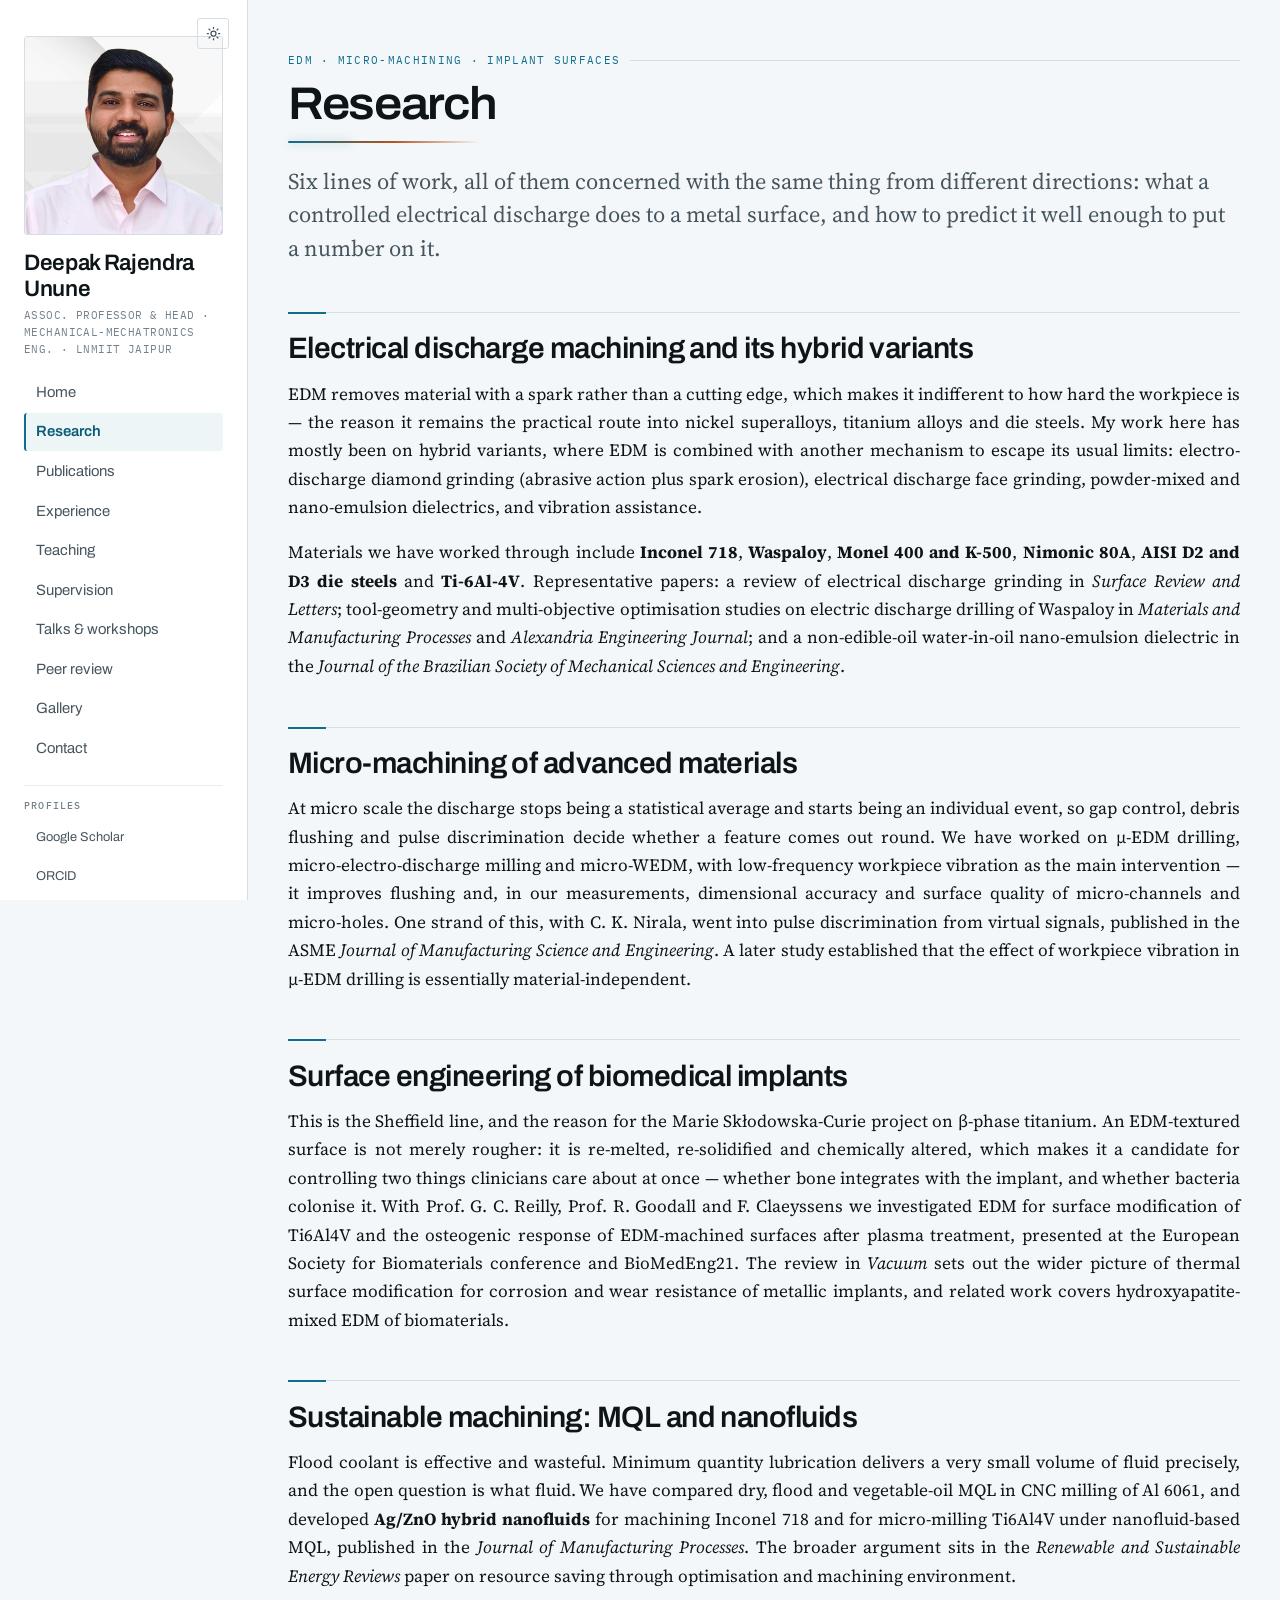
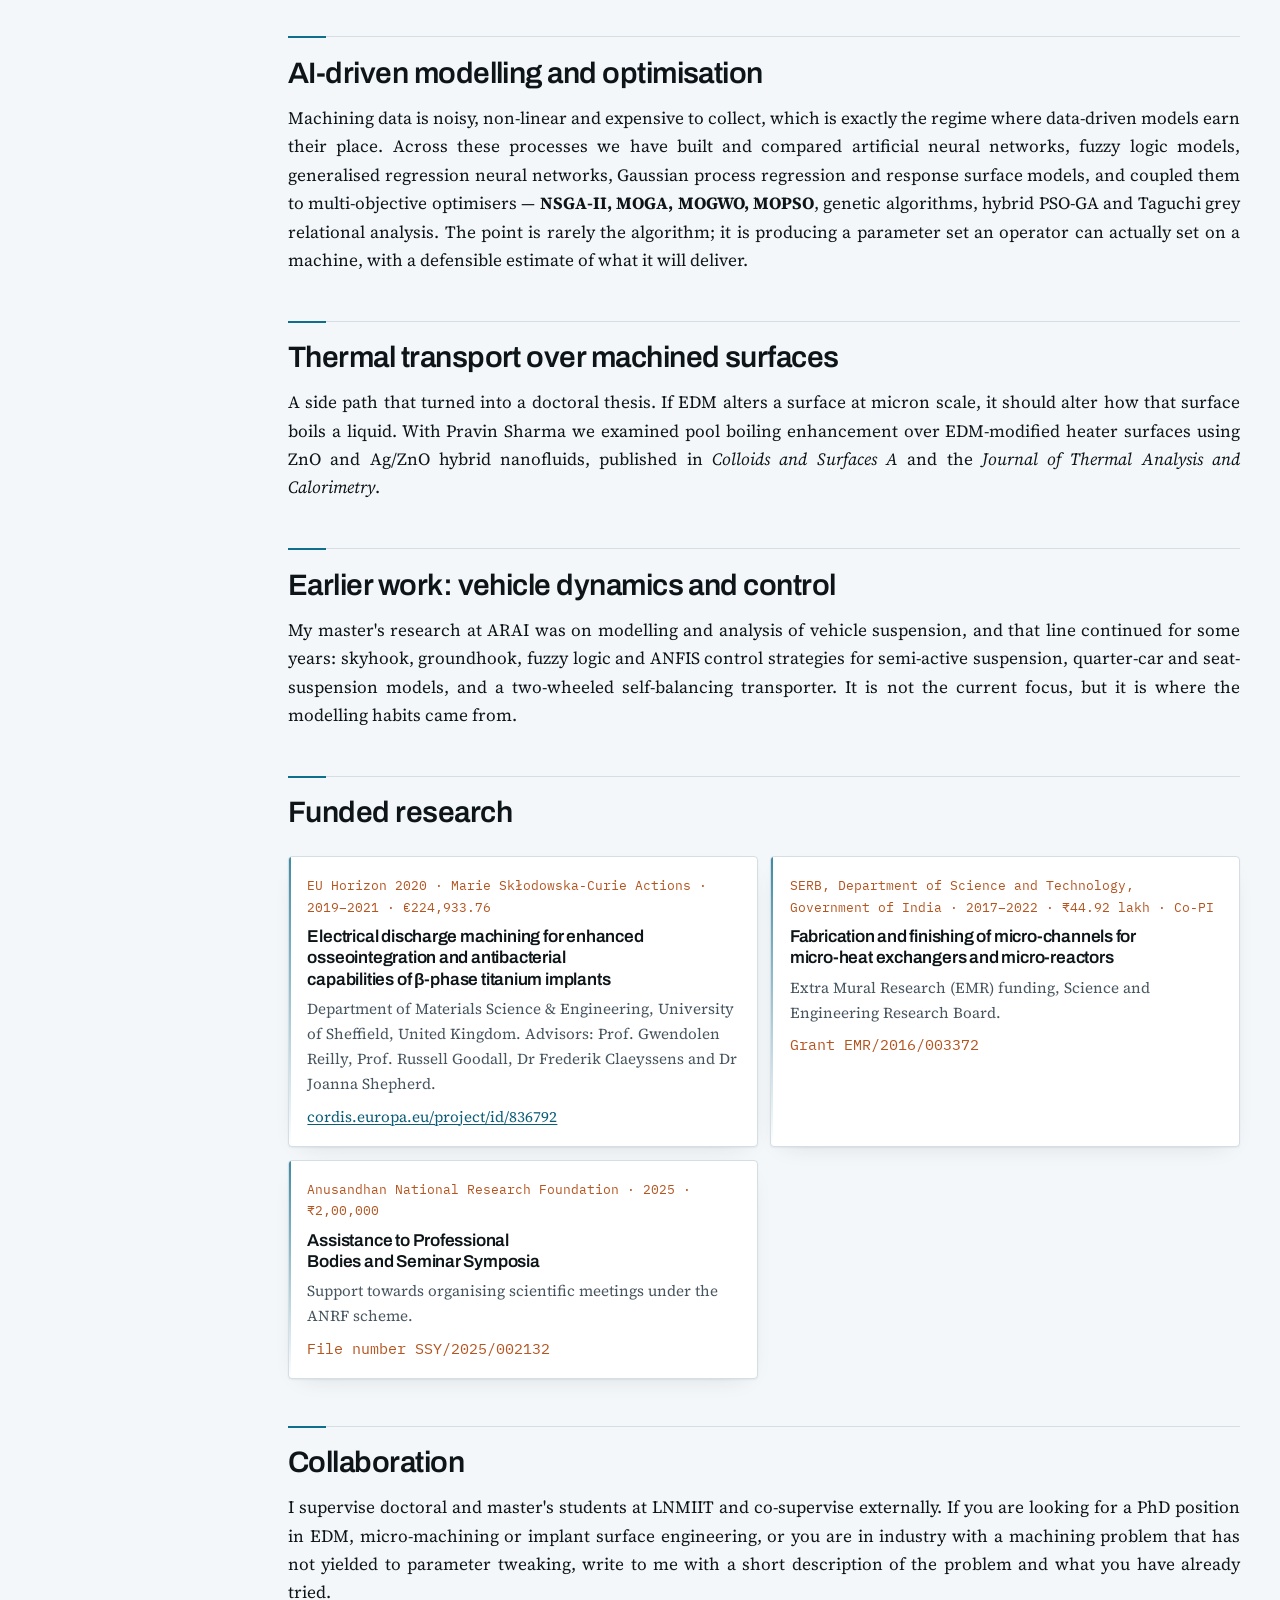
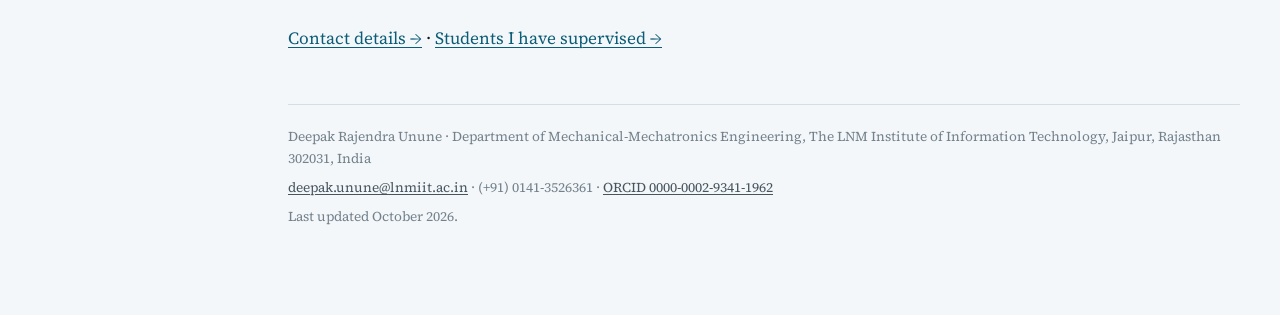
<file: research.html>
<!doctype html>
<html lang="en">
<head>
<meta charset="utf-8">
<meta name="viewport" content="width=device-width, initial-scale=1">
<title>Research &mdash; Deepak Rajendra Unune</title>
<meta name="description" content="Research themes of Deepak Unune: electrical discharge machining, micro-machining of superalloys, implant surface engineering and process optimisation.">
<link rel="canonical" href="https://deepunune.github.io/research.html">
<meta name="robots" content="index, follow, max-image-preview:large">
<meta name="author" content="Deepak Rajendra Unune">
<meta name="theme-color" content="#f4f7f9" media="(prefers-color-scheme: light)">
<meta name="theme-color" content="#0b1015" media="(prefers-color-scheme: dark)">
<script>try{var t=localStorage.getItem("theme");if(t)document.documentElement.setAttribute("data-theme",t)}catch(e){}</script>

<meta property="og:type" content="website">
<meta property="og:site_name" content="Deepak Rajendra Unune">
<meta property="og:title" content="Research — Deepak Rajendra Unune">
<meta property="og:description" content="Research themes of Deepak Unune: electrical discharge machining, micro-machining of superalloys, implant surface engineering and process optimisation.">
<meta property="og:url" content="https://deepunune.github.io/research.html">
<meta property="og:image" content="https://deepunune.github.io/images/profile.jpg">
<meta property="og:locale" content="en_IN">
<meta name="twitter:card" content="summary_large_image">
<meta name="twitter:title" content="Research — Deepak Rajendra Unune">
<meta name="twitter:description" content="Research themes of Deepak Unune: electrical discharge machining, micro-machining of superalloys, implant surface engineering and process optimisation.">
<meta name="twitter:image" content="https://deepunune.github.io/images/profile.jpg">

<!-- Google Search Console verification. Do not remove: deleting this tag can
     un-verify the property and lose access to Sitemaps and URL Inspection. -->
<meta name="google-site-verification" content="wqA32q5Ff9Z8jZDuRmJElmObbwmpecMUY4OnzsmXW84">

<link rel="icon" href="favicon.svg" type="image/svg+xml">
<link rel="preconnect" href="https://fonts.googleapis.com">
<link rel="preconnect" href="https://fonts.gstatic.com" crossorigin>
<link rel="stylesheet" href="https://fonts.googleapis.com/css2?family=Archivo:wdth,wght@85..115,400..700&family=Source+Serif+4:ital,opsz,wght@0,8..60,400;0,8..60,600;1,8..60,400&family=IBM+Plex+Mono:wght@400;500&display=swap">
<link rel="stylesheet" href="assets/style.css">
<script type="application/ld+json">
{
  "@context": "https://schema.org",
  "@type": "Person",
  "name": "Deepak Rajendra Unune",
  "givenName": "Deepak",
  "familyName": "Unune",
  "honorificPrefix": "Dr",
  "jobTitle": "Associate Professor and Head of Department",
  "email": "mailto:deepak.unune@lnmiit.ac.in",
  "telephone": "+91-141-3526361",
  "url": "https://deepunune.github.io/",
  "image": "https://deepunune.github.io/images/profile.jpg",
  "description": "Associate Professor and Head of the Department of Mechanical-Mechatronics Engineering at LNMIIT Jaipur. Research on electrical discharge machining, hybrid and micro-machining, biomedical implant surface engineering, sustainable machining and AI-driven process optimisation. Marie Sklodowska-Curie Fellow, University of Sheffield.",
  "identifier": [
    {"@type": "PropertyValue", "propertyID": "ORCID", "value": "0000-0002-9341-1962"},
    {"@type": "PropertyValue", "propertyID": "Scopus Author ID", "value": "57053446400"},
    {"@type": "PropertyValue", "propertyID": "Web of Science ResearcherID", "value": "N-2098-2017"}
  ],
  "worksFor": {
    "@type": "CollegeOrUniversity",
    "name": "The LNM Institute of Information Technology",
    "alternateName": "LNMIIT Jaipur",
    "url": "https://lnmiit.ac.in/",
    "address": {
      "@type": "PostalAddress",
      "streetAddress": "Rupa ki Nangal, Post-Sumel, Via Jamdoli",
      "addressLocality": "Jaipur",
      "addressRegion": "Rajasthan",
      "postalCode": "302031",
      "addressCountry": "IN"
    }
  },
  "alumniOf": [
    {"@type": "CollegeOrUniversity", "name": "Malaviya National Institute of Technology Jaipur"},
    {"@type": "CollegeOrUniversity", "name": "The University of Sheffield"},
    {"@type": "CollegeOrUniversity", "name": "Government College of Engineering, Karad"},
    {"@type": "CollegeOrUniversity", "name": "Rajarambapu Institute of Technology"}
  ],
  "knowsAbout": [
    "Electrical discharge machining",
    "Hybrid EDM processes",
    "Micro-machining",
    "Micro-EDM drilling",
    "Wire electrical discharge machining",
    "Electro-discharge diamond grinding",
    "Vibration-assisted machining",
    "Biomedical implant surface engineering",
    "Titanium alloys",
    "Nickel-based superalloys",
    "Minimum quantity lubrication",
    "Hybrid nanofluids",
    "Pool boiling heat transfer",
    "Sustainable manufacturing",
    "Artificial neural networks",
    "Multi-objective optimisation"
  ],
  "award": "Marie Sklodowska-Curie Fellowship, European Commission",
  "sameAs": [
    "https://scholar.google.co.in/citations?user=ZPhgoC0AAAAJ&hl=en", 
    "https://orcid.org/0000-0002-9341-1962", 
    "https://www.scopus.com/authid/detail.uri?authorId=57053446400", 
    "https://www.webofscience.com/wos/author/record/N-2098-2017", 
    "https://www.researchgate.net/profile/Deepak-Unune", 
    "https://in.linkedin.com/in/deepak-unune-ph-d-a6aba734", 
    "https://dblp.org/pid/217/3953.html", 
    "https://lnmiit.ac.in/faculty-list/dr-deepak-rajendra-unune/"
  ]
}
</script>
</head>
<body>
<a class="skip" href="#main">Skip to content</a>
<div class="shell">

  <header class="rail">
    <div class="rail__id">
      <img class="rail__photo" src="images/profile.jpg" alt="Portrait of Deepak Rajendra Unune"
           width="400" height="400">
      <div>
      <p class="rail__name"><a href="index.html">Deepak Rajendra Unune</a></p>
      <p class="rail__role">Assoc. Professor &amp; Head &middot; Mechanical-Mechatronics Eng. &middot; LNMIIT Jaipur</p>
      </div>
    </div>
    <div class="railbtns">
      <button class="btn-ghost btn-icon" type="button" id="themetoggle"
              aria-label="Switch between light and dark theme" title="Switch light / dark theme">
        <svg class="icon-moon" viewBox="0 0 24 24" fill="none" stroke="currentColor" stroke-width="2"
             stroke-linecap="round" stroke-linejoin="round" aria-hidden="true"><path d="M21 12.8A9 9 0 1 1 11.2 3a7 7 0 0 0 9.8 9.8Z"/></svg>
        <svg class="icon-sun" viewBox="0 0 24 24" fill="none" stroke="currentColor" stroke-width="2"
             stroke-linecap="round" aria-hidden="true"><circle cx="12" cy="12" r="4"/><path d="M12 2v2M12 20v2M2 12h2M20 12h2M4.9 4.9l1.4 1.4M17.7 17.7l1.4 1.4M19.1 4.9l-1.4 1.4M6.3 17.7l-1.4 1.4"/></svg>
      </button>
      <button class="btn-ghost" type="button" id="navtoggle" aria-expanded="false" aria-controls="nav">Menu</button>
    </div>
    <nav class="nav" id="nav" aria-label="Main" hidden>
      <ul>
      <li><a href="index.html">Home</a></li>
      <li><a href="research.html" aria-current="page">Research</a></li>
      <li><a href="publications.html">Publications</a></li>
      <li><a href="experience.html">Experience</a></li>
      <li><a href="teaching.html">Teaching</a></li>
      <li><a href="supervision.html">Supervision</a></li>
      <li><a href="talks.html">Talks &amp; workshops</a></li>
      <li><a href="reviewing.html">Peer review</a></li>
      <li><a href="gallery.html">Gallery</a></li>
      <li><a href="contact.html">Contact</a></li>
      </ul>
      <div class="rail__links">
        <h2>Profiles</h2>
        <ul>
        <li><a href="https://scholar.google.co.in/citations?user=ZPhgoC0AAAAJ&amp;hl=en" rel="me">Google Scholar</a></li>
        <li><a href="https://orcid.org/0000-0002-9341-1962" rel="me">ORCID</a></li>
        <li><a href="https://www.scopus.com/authid/detail.uri?authorId=57053446400" rel="me">Scopus</a></li>
        <li><a href="https://www.webofscience.com/wos/author/record/N-2098-2017" rel="me">Web of Science</a></li>
        <li><a href="https://www.researchgate.net/profile/Deepak-Unune" rel="me">ResearchGate</a></li>
        <li><a href="https://in.linkedin.com/in/deepak-unune-ph-d-a6aba734" rel="me">LinkedIn</a></li>
        </ul>
      </div>
    </nav>
  </header>

  <main class="main" id="main">
    <div class="wrap">
      <p class="eyebrow">EDM &middot; Micro-machining &middot; Implant surfaces</p>
      <h1>Research</h1>
      <div class="arc"></div>

<p class="lede">Six lines of work, all of them concerned with the same thing from different
directions: what a controlled electrical discharge does to a metal surface, and how to predict it
well enough to put a number on it.</p>

<h2>Electrical discharge machining and its hybrid variants</h2>
<p>EDM removes material with a spark rather than a cutting edge, which makes it indifferent to how
hard the workpiece is &mdash; the reason it remains the practical route into nickel superalloys,
titanium alloys and die steels. My work here has mostly been on hybrid variants, where EDM is
combined with another mechanism to escape its usual limits: electro-discharge diamond grinding
(abrasive action plus spark erosion), electrical discharge face grinding, powder-mixed and
nano-emulsion dielectrics, and vibration assistance.</p>
<p>Materials we have worked through include <strong>Inconel 718</strong>, <strong>Waspaloy</strong>,
<strong>Monel 400 and K-500</strong>, <strong>Nimonic 80A</strong>, <strong>AISI D2 and D3 die
steels</strong> and <strong>Ti-6Al-4V</strong>. Representative papers: a review of electrical
discharge grinding in <em>Surface Review and Letters</em>; tool-geometry and multi-objective
optimisation studies on electric discharge drilling of Waspaloy in <em>Materials and Manufacturing
Processes</em> and <em>Alexandria Engineering Journal</em>; and a non-edible-oil water-in-oil
nano-emulsion dielectric in the <em>Journal of the Brazilian Society of Mechanical Sciences and
Engineering</em>.</p>

<h2>Micro-machining of advanced materials</h2>
<p>At micro scale the discharge stops being a statistical average and starts being an individual
event, so gap control, debris flushing and pulse discrimination decide whether a feature comes out
round. We have worked on &micro;-EDM drilling, micro-electro-discharge milling and micro-WEDM, with
low-frequency workpiece vibration as the main intervention &mdash; it improves flushing and, in our
measurements, dimensional accuracy and surface quality of micro-channels and micro-holes. One strand
of this, with C. K. Nirala, went into pulse discrimination from virtual signals, published in the
ASME <em>Journal of Manufacturing Science and Engineering</em>. A later study established that the
effect of workpiece vibration in &micro;-EDM drilling is essentially material-independent.</p>

<h2>Surface engineering of biomedical implants</h2>
<p>This is the Sheffield line, and the reason for the Marie Sk&#322;odowska-Curie project on
&beta;-phase titanium. An EDM-textured surface is not merely rougher: it is re-melted, re-solidified
and chemically altered, which makes it a candidate for controlling two things clinicians care about
at once &mdash; whether bone integrates with the implant, and whether bacteria colonise it. With
Prof. G. C. Reilly, Prof. R. Goodall and F. Claeyssens we investigated EDM for surface modification
of Ti6Al4V and the osteogenic response of EDM-machined surfaces after plasma treatment, presented at
the European Society for Biomaterials conference and BioMedEng21. The review in <em>Vacuum</em> sets
out the wider picture of thermal surface modification for corrosion and wear resistance of metallic
implants, and related work covers hydroxyapatite-mixed EDM of biomaterials.</p>

<h2>Sustainable machining: MQL and nanofluids</h2>
<p>Flood coolant is effective and wasteful. Minimum quantity lubrication delivers a very small
volume of fluid precisely, and the open question is what fluid. We have compared dry, flood and
vegetable-oil MQL in CNC milling of Al 6061, and developed <strong>Ag/ZnO hybrid
nanofluids</strong> for machining Inconel 718 and for micro-milling Ti6Al4V under nanofluid-based
MQL, published in the <em>Journal of Manufacturing Processes</em>. The broader argument sits in the
<em>Renewable and Sustainable Energy Reviews</em> paper on resource saving through optimisation and
machining environment.</p>

<h2>AI-driven modelling and optimisation</h2>
<p>Machining data is noisy, non-linear and expensive to collect, which is exactly the regime where
data-driven models earn their place. Across these processes we have built and compared artificial
neural networks, fuzzy logic models, generalised regression neural networks, Gaussian process
regression and response surface models, and coupled them to multi-objective optimisers
&mdash; <strong>NSGA-II, MOGA, MOGWO, MOPSO</strong>, genetic algorithms, hybrid PSO-GA and Taguchi
grey relational analysis. The point is rarely the algorithm; it is producing a parameter set an
operator can actually set on a machine, with a defensible estimate of what it will deliver.</p>

<h2>Thermal transport over machined surfaces</h2>
<p>A side path that turned into a doctoral thesis. If EDM alters a surface at micron scale, it
should alter how that surface boils a liquid. With Pravin Sharma we examined pool boiling
enhancement over EDM-modified heater surfaces using ZnO and Ag/ZnO hybrid nanofluids, published in
<em>Colloids and Surfaces A</em> and the <em>Journal of Thermal Analysis and Calorimetry</em>.</p>

<h2>Earlier work: vehicle dynamics and control</h2>
<p>My master's research at ARAI was on modelling and analysis of vehicle suspension, and that line
continued for some years: skyhook, groundhook, fuzzy logic and ANFIS control strategies for
semi-active suspension, quarter-car and seat-suspension models, and a two-wheeled self-balancing
transporter. It is not the current focus, but it is where the modelling habits came from.</p>

<h2>Funded research</h2>
<div class="cards">
  <article>
    <span class="meta">EU Horizon 2020 &middot; Marie Sk&#322;odowska-Curie Actions &middot; 2019&ndash;2021 &middot; &euro;224,933.76</span>
    <h3>Electrical discharge machining for enhanced osseointegration and antibacterial capabilities of &beta;-phase titanium implants</h3>
    <p>Department of Materials Science &amp; Engineering, University of Sheffield, United Kingdom.
    Advisors: Prof. Gwendolen Reilly, Prof. Russell Goodall, Dr Frederik Claeyssens and
    Dr Joanna Shepherd.</p>
    <p><a href="https://cordis.europa.eu/project/id/836792">cordis.europa.eu/project/id/836792</a></p>
  </article>
  <article>
    <span class="meta">SERB, Department of Science and Technology, Government of India &middot; 2017&ndash;2022 &middot; &#8377;44.92 lakh &middot; Co-PI</span>
    <h3>Fabrication and finishing of micro-channels for micro-heat exchangers and micro-reactors</h3>
    <p>Extra Mural Research (EMR) funding, Science and Engineering Research Board.</p>
    <p class="meta">Grant EMR/2016/003372</p>
  </article>
  <article>
    <span class="meta">Anusandhan National Research Foundation &middot; 2025 &middot; &#8377;2,00,000</span>
    <h3>Assistance to Professional Bodies and Seminar Symposia</h3>
    <p>Support towards organising scientific meetings under the ANRF scheme.</p>
    <p class="meta">File number SSY/2025/002132</p>
  </article>
</div>

<h2>Collaboration</h2>
<p>I supervise doctoral and master's students at LNMIIT and co-supervise externally. If you are
looking for a PhD position in EDM, micro-machining or implant surface engineering, or you are in
industry with a machining problem that has not yielded to parameter tweaking, write to me with a
short description of the problem and what you have already tried.</p>
<p><a href="contact.html">Contact details &rarr;</a> &middot; <a href="supervision.html">Students I have supervised &rarr;</a></p>

      <footer class="foot">
        <p>Deepak Rajendra Unune &middot; Department of Mechanical-Mechatronics Engineering, The LNM Institute of
        Information Technology, Jaipur, Rajasthan 302031, India</p>
        <p><a href="mailto:deepak.unune@lnmiit.ac.in">deepak.unune@lnmiit.ac.in</a> &middot;
        (+91) 0141-3526361 &middot; <a href="https://orcid.org/0000-0002-9341-1962">ORCID 0000-0002-9341-1962</a></p>
        <p>Last updated October 2026.</p>
      </footer>
    </div>
  </main>

</div>
<script src="assets/main.js" defer></script>
</body>
</html>
</file>
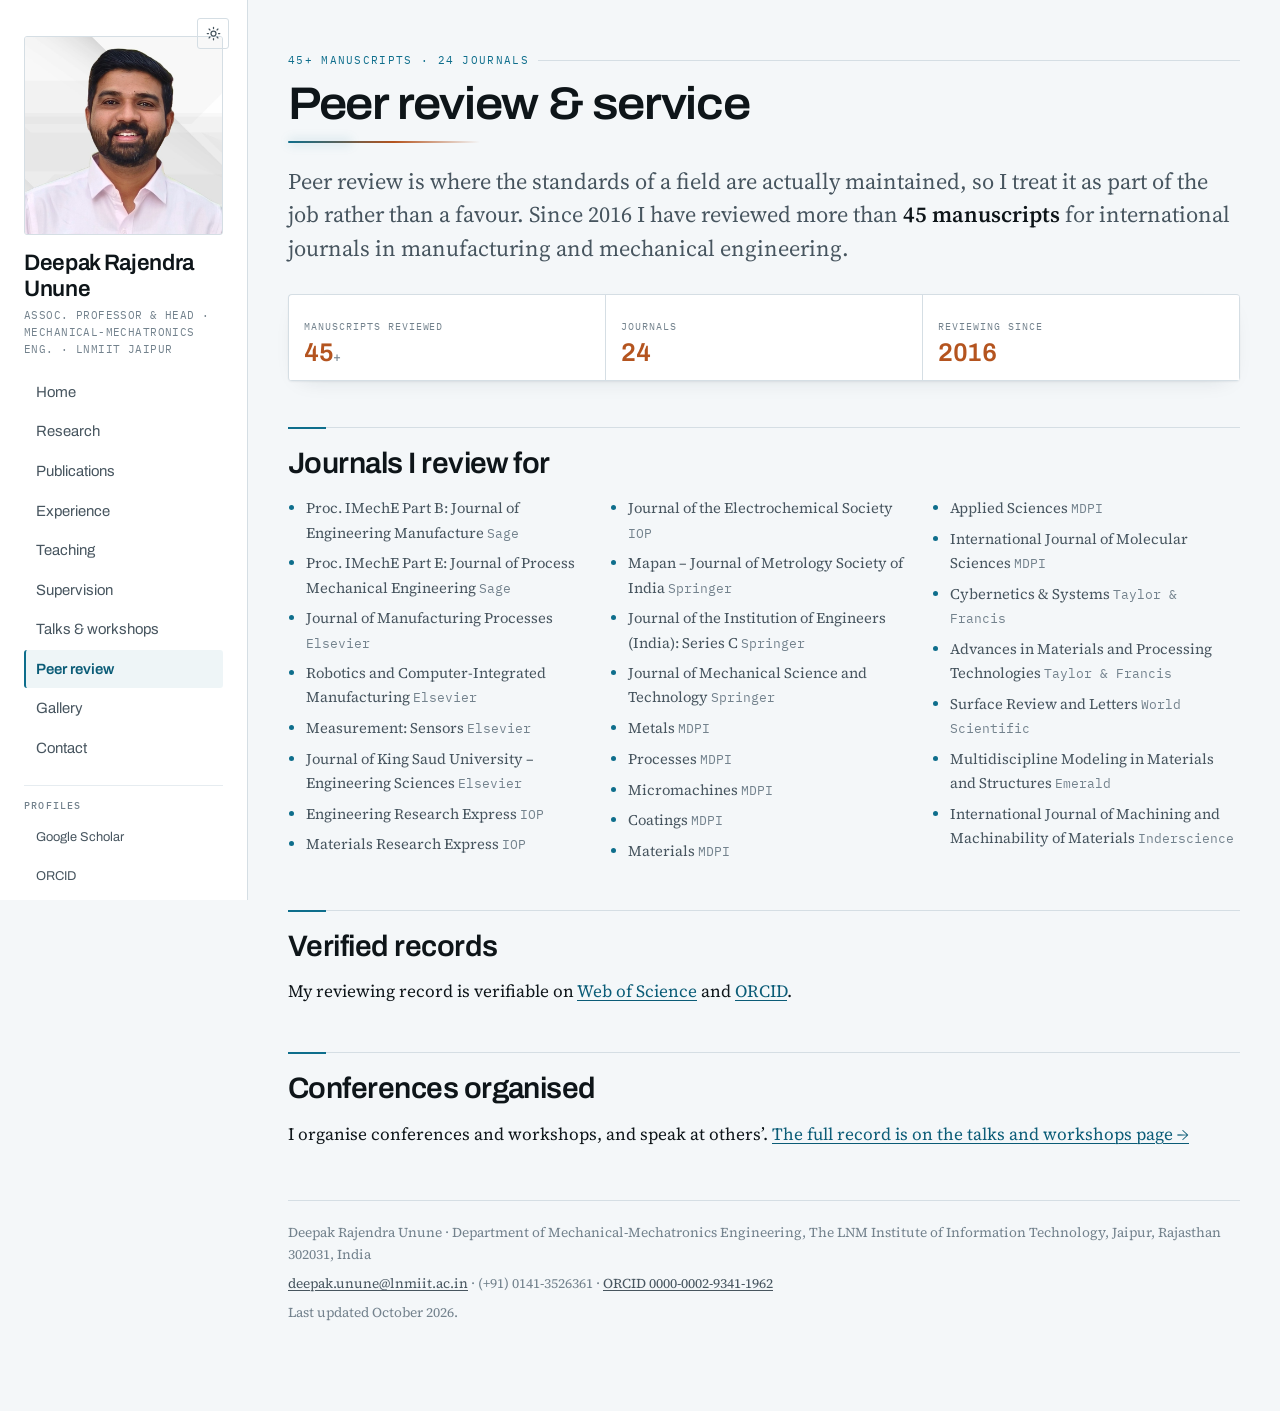
<file: reviewing.html>
<!doctype html>
<html lang="en">
<head>
<meta charset="utf-8">
<meta name="viewport" content="width=device-width, initial-scale=1">
<title>Peer Review &amp; Editorial Work &mdash; Deepak Rajendra Unune</title>
<meta name="description" content="Peer review record of Deepak Unune: 45+ manuscripts for 24 journals from Elsevier, Springer, MDPI, IOP, Sage and World Scientific since 2016.">
<link rel="canonical" href="https://deepunune.github.io/reviewing.html">
<meta name="robots" content="index, follow, max-image-preview:large">
<meta name="author" content="Deepak Rajendra Unune">
<meta name="theme-color" content="#f4f7f9" media="(prefers-color-scheme: light)">
<meta name="theme-color" content="#0b1015" media="(prefers-color-scheme: dark)">
<script>try{var t=localStorage.getItem("theme");if(t)document.documentElement.setAttribute("data-theme",t)}catch(e){}</script>

<meta property="og:type" content="website">
<meta property="og:site_name" content="Deepak Rajendra Unune">
<meta property="og:title" content="Peer Review &amp; Editorial Work — Deepak Rajendra Unune">
<meta property="og:description" content="Peer review record of Deepak Unune: 45+ manuscripts for 24 journals from Elsevier, Springer, MDPI, IOP, Sage and World Scientific since 2016.">
<meta property="og:url" content="https://deepunune.github.io/reviewing.html">
<meta property="og:image" content="https://deepunune.github.io/images/profile.jpg">
<meta property="og:locale" content="en_IN">
<meta name="twitter:card" content="summary_large_image">
<meta name="twitter:title" content="Peer Review &amp; Editorial Work — Deepak Rajendra Unune">
<meta name="twitter:description" content="Peer review record of Deepak Unune: 45+ manuscripts for 24 journals from Elsevier, Springer, MDPI, IOP, Sage and World Scientific since 2016.">
<meta name="twitter:image" content="https://deepunune.github.io/images/profile.jpg">

<!-- Google Search Console verification. Do not remove: deleting this tag can
     un-verify the property and lose access to Sitemaps and URL Inspection. -->
<meta name="google-site-verification" content="wqA32q5Ff9Z8jZDuRmJElmObbwmpecMUY4OnzsmXW84">

<link rel="icon" href="favicon.svg" type="image/svg+xml">
<link rel="preconnect" href="https://fonts.googleapis.com">
<link rel="preconnect" href="https://fonts.gstatic.com" crossorigin>
<link rel="stylesheet" href="https://fonts.googleapis.com/css2?family=Archivo:wdth,wght@85..115,400..700&family=Source+Serif+4:ital,opsz,wght@0,8..60,400;0,8..60,600;1,8..60,400&family=IBM+Plex+Mono:wght@400;500&display=swap">
<link rel="stylesheet" href="assets/style.css">
<script type="application/ld+json">
{
  "@context": "https://schema.org",
  "@type": "Person",
  "name": "Deepak Rajendra Unune",
  "givenName": "Deepak",
  "familyName": "Unune",
  "honorificPrefix": "Dr",
  "jobTitle": "Associate Professor and Head of Department",
  "email": "mailto:deepak.unune@lnmiit.ac.in",
  "telephone": "+91-141-3526361",
  "url": "https://deepunune.github.io/",
  "image": "https://deepunune.github.io/images/profile.jpg",
  "description": "Associate Professor and Head of the Department of Mechanical-Mechatronics Engineering at LNMIIT Jaipur. Research on electrical discharge machining, hybrid and micro-machining, biomedical implant surface engineering, sustainable machining and AI-driven process optimisation. Marie Sklodowska-Curie Fellow, University of Sheffield.",
  "identifier": [
    {"@type": "PropertyValue", "propertyID": "ORCID", "value": "0000-0002-9341-1962"},
    {"@type": "PropertyValue", "propertyID": "Scopus Author ID", "value": "57053446400"},
    {"@type": "PropertyValue", "propertyID": "Web of Science ResearcherID", "value": "N-2098-2017"}
  ],
  "worksFor": {
    "@type": "CollegeOrUniversity",
    "name": "The LNM Institute of Information Technology",
    "alternateName": "LNMIIT Jaipur",
    "url": "https://lnmiit.ac.in/",
    "address": {
      "@type": "PostalAddress",
      "streetAddress": "Rupa ki Nangal, Post-Sumel, Via Jamdoli",
      "addressLocality": "Jaipur",
      "addressRegion": "Rajasthan",
      "postalCode": "302031",
      "addressCountry": "IN"
    }
  },
  "alumniOf": [
    {"@type": "CollegeOrUniversity", "name": "Malaviya National Institute of Technology Jaipur"},
    {"@type": "CollegeOrUniversity", "name": "The University of Sheffield"},
    {"@type": "CollegeOrUniversity", "name": "Government College of Engineering, Karad"},
    {"@type": "CollegeOrUniversity", "name": "Rajarambapu Institute of Technology"}
  ],
  "knowsAbout": [
    "Electrical discharge machining",
    "Hybrid EDM processes",
    "Micro-machining",
    "Micro-EDM drilling",
    "Wire electrical discharge machining",
    "Electro-discharge diamond grinding",
    "Vibration-assisted machining",
    "Biomedical implant surface engineering",
    "Titanium alloys",
    "Nickel-based superalloys",
    "Minimum quantity lubrication",
    "Hybrid nanofluids",
    "Pool boiling heat transfer",
    "Sustainable manufacturing",
    "Artificial neural networks",
    "Multi-objective optimisation"
  ],
  "award": "Marie Sklodowska-Curie Fellowship, European Commission",
  "sameAs": [
    "https://scholar.google.co.in/citations?user=ZPhgoC0AAAAJ&hl=en", 
    "https://orcid.org/0000-0002-9341-1962", 
    "https://www.scopus.com/authid/detail.uri?authorId=57053446400", 
    "https://www.webofscience.com/wos/author/record/N-2098-2017", 
    "https://www.researchgate.net/profile/Deepak-Unune", 
    "https://in.linkedin.com/in/deepak-unune-ph-d-a6aba734", 
    "https://dblp.org/pid/217/3953.html", 
    "https://lnmiit.ac.in/faculty-list/dr-deepak-rajendra-unune/"
  ]
}
</script>
</head>
<body>
<a class="skip" href="#main">Skip to content</a>
<div class="shell">

  <header class="rail">
    <div class="rail__id">
      <img class="rail__photo" src="images/profile.jpg" alt="Portrait of Deepak Rajendra Unune"
           width="400" height="400">
      <div>
      <p class="rail__name"><a href="index.html">Deepak Rajendra Unune</a></p>
      <p class="rail__role">Assoc. Professor &amp; Head &middot; Mechanical-Mechatronics Eng. &middot; LNMIIT Jaipur</p>
      </div>
    </div>
    <div class="railbtns">
      <button class="btn-ghost btn-icon" type="button" id="themetoggle"
              aria-label="Switch between light and dark theme" title="Switch light / dark theme">
        <svg class="icon-moon" viewBox="0 0 24 24" fill="none" stroke="currentColor" stroke-width="2"
             stroke-linecap="round" stroke-linejoin="round" aria-hidden="true"><path d="M21 12.8A9 9 0 1 1 11.2 3a7 7 0 0 0 9.8 9.8Z"/></svg>
        <svg class="icon-sun" viewBox="0 0 24 24" fill="none" stroke="currentColor" stroke-width="2"
             stroke-linecap="round" aria-hidden="true"><circle cx="12" cy="12" r="4"/><path d="M12 2v2M12 20v2M2 12h2M20 12h2M4.9 4.9l1.4 1.4M17.7 17.7l1.4 1.4M19.1 4.9l-1.4 1.4M6.3 17.7l-1.4 1.4"/></svg>
      </button>
      <button class="btn-ghost" type="button" id="navtoggle" aria-expanded="false" aria-controls="nav">Menu</button>
    </div>
    <nav class="nav" id="nav" aria-label="Main" hidden>
      <ul>
      <li><a href="index.html">Home</a></li>
      <li><a href="research.html">Research</a></li>
      <li><a href="publications.html">Publications</a></li>
      <li><a href="experience.html">Experience</a></li>
      <li><a href="teaching.html">Teaching</a></li>
      <li><a href="supervision.html">Supervision</a></li>
      <li><a href="talks.html">Talks &amp; workshops</a></li>
      <li><a href="reviewing.html" aria-current="page">Peer review</a></li>
      <li><a href="gallery.html">Gallery</a></li>
      <li><a href="contact.html">Contact</a></li>
      </ul>
      <div class="rail__links">
        <h2>Profiles</h2>
        <ul>
        <li><a href="https://scholar.google.co.in/citations?user=ZPhgoC0AAAAJ&amp;hl=en" rel="me">Google Scholar</a></li>
        <li><a href="https://orcid.org/0000-0002-9341-1962" rel="me">ORCID</a></li>
        <li><a href="https://www.scopus.com/authid/detail.uri?authorId=57053446400" rel="me">Scopus</a></li>
        <li><a href="https://www.webofscience.com/wos/author/record/N-2098-2017" rel="me">Web of Science</a></li>
        <li><a href="https://www.researchgate.net/profile/Deepak-Unune" rel="me">ResearchGate</a></li>
        <li><a href="https://in.linkedin.com/in/deepak-unune-ph-d-a6aba734" rel="me">LinkedIn</a></li>
        </ul>
      </div>
    </nav>
  </header>

  <main class="main" id="main">
    <div class="wrap">
      <p class="eyebrow">45+ manuscripts &middot; 24 journals</p>
      <h1>Peer review &amp; service</h1>
      <div class="arc"></div>

<p class="lede">Peer review is where the standards of a field are actually maintained, so I treat
it as part of the job rather than a favour. Since 2016 I have reviewed more than
<strong>45 manuscripts</strong> for international journals in manufacturing and mechanical
engineering.</p>

<dl class="figures">
  <div><dt>Manuscripts reviewed</dt><dd>45<span>+</span></dd></div>
  <div><dt>Journals</dt><dd>24</dd></div>
  <div><dt>Reviewing since</dt><dd>2016</dd></div>
</dl>

<h2>Journals I review for</h2>
<ul class="journal-list">
  <li>Proc. IMechE Part B: Journal of Engineering Manufacture <span class="meta">Sage</span></li>
  <li>Proc. IMechE Part E: Journal of Process Mechanical Engineering <span class="meta">Sage</span></li>
  <li>Journal of Manufacturing Processes <span class="meta">Elsevier</span></li>
  <li>Robotics and Computer-Integrated Manufacturing <span class="meta">Elsevier</span></li>
  <li>Measurement: Sensors <span class="meta">Elsevier</span></li>
  <li>Journal of King Saud University &ndash; Engineering Sciences <span class="meta">Elsevier</span></li>
  <li>Engineering Research Express <span class="meta">IOP</span></li>
  <li>Materials Research Express <span class="meta">IOP</span></li>
  <li>Journal of the Electrochemical Society <span class="meta">IOP</span></li>
  <li>Mapan &ndash; Journal of Metrology Society of India <span class="meta">Springer</span></li>
  <li>Journal of the Institution of Engineers (India): Series C <span class="meta">Springer</span></li>
  <li>Journal of Mechanical Science and Technology <span class="meta">Springer</span></li>
  <li>Metals <span class="meta">MDPI</span></li>
  <li>Processes <span class="meta">MDPI</span></li>
  <li>Micromachines <span class="meta">MDPI</span></li>
  <li>Coatings <span class="meta">MDPI</span></li>
  <li>Materials <span class="meta">MDPI</span></li>
  <li>Applied Sciences <span class="meta">MDPI</span></li>
  <li>International Journal of Molecular Sciences <span class="meta">MDPI</span></li>
  <li>Cybernetics &amp; Systems <span class="meta">Taylor &amp; Francis</span></li>
  <li>Advances in Materials and Processing Technologies <span class="meta">Taylor &amp; Francis</span></li>
  <li>Surface Review and Letters <span class="meta">World Scientific</span></li>
  <li>Multidiscipline Modeling in Materials and Structures <span class="meta">Emerald</span></li>
  <li>International Journal of Machining and Machinability of Materials <span class="meta">Inderscience</span></li>
</ul>

<h2>Verified records</h2>
<p>My reviewing record is verifiable on
<a href="https://www.webofscience.com/wos/author/record/N-2098-2017">Web of Science</a> and
<a href="https://orcid.org/0000-0002-9341-1962">ORCID</a>.</p>

<h2>Conferences organised</h2>
<p>I organise conferences and workshops, and speak at others&rsquo;.
<a href="talks.html">The full record is on the talks and workshops page &rarr;</a></p>

      <footer class="foot">
        <p>Deepak Rajendra Unune &middot; Department of Mechanical-Mechatronics Engineering, The LNM Institute of
        Information Technology, Jaipur, Rajasthan 302031, India</p>
        <p><a href="mailto:deepak.unune@lnmiit.ac.in">deepak.unune@lnmiit.ac.in</a> &middot;
        (+91) 0141-3526361 &middot; <a href="https://orcid.org/0000-0002-9341-1962">ORCID 0000-0002-9341-1962</a></p>
        <p>Last updated October 2026.</p>
      </footer>
    </div>
  </main>

</div>
<script src="assets/main.js" defer></script>
</body>
</html>
</file>
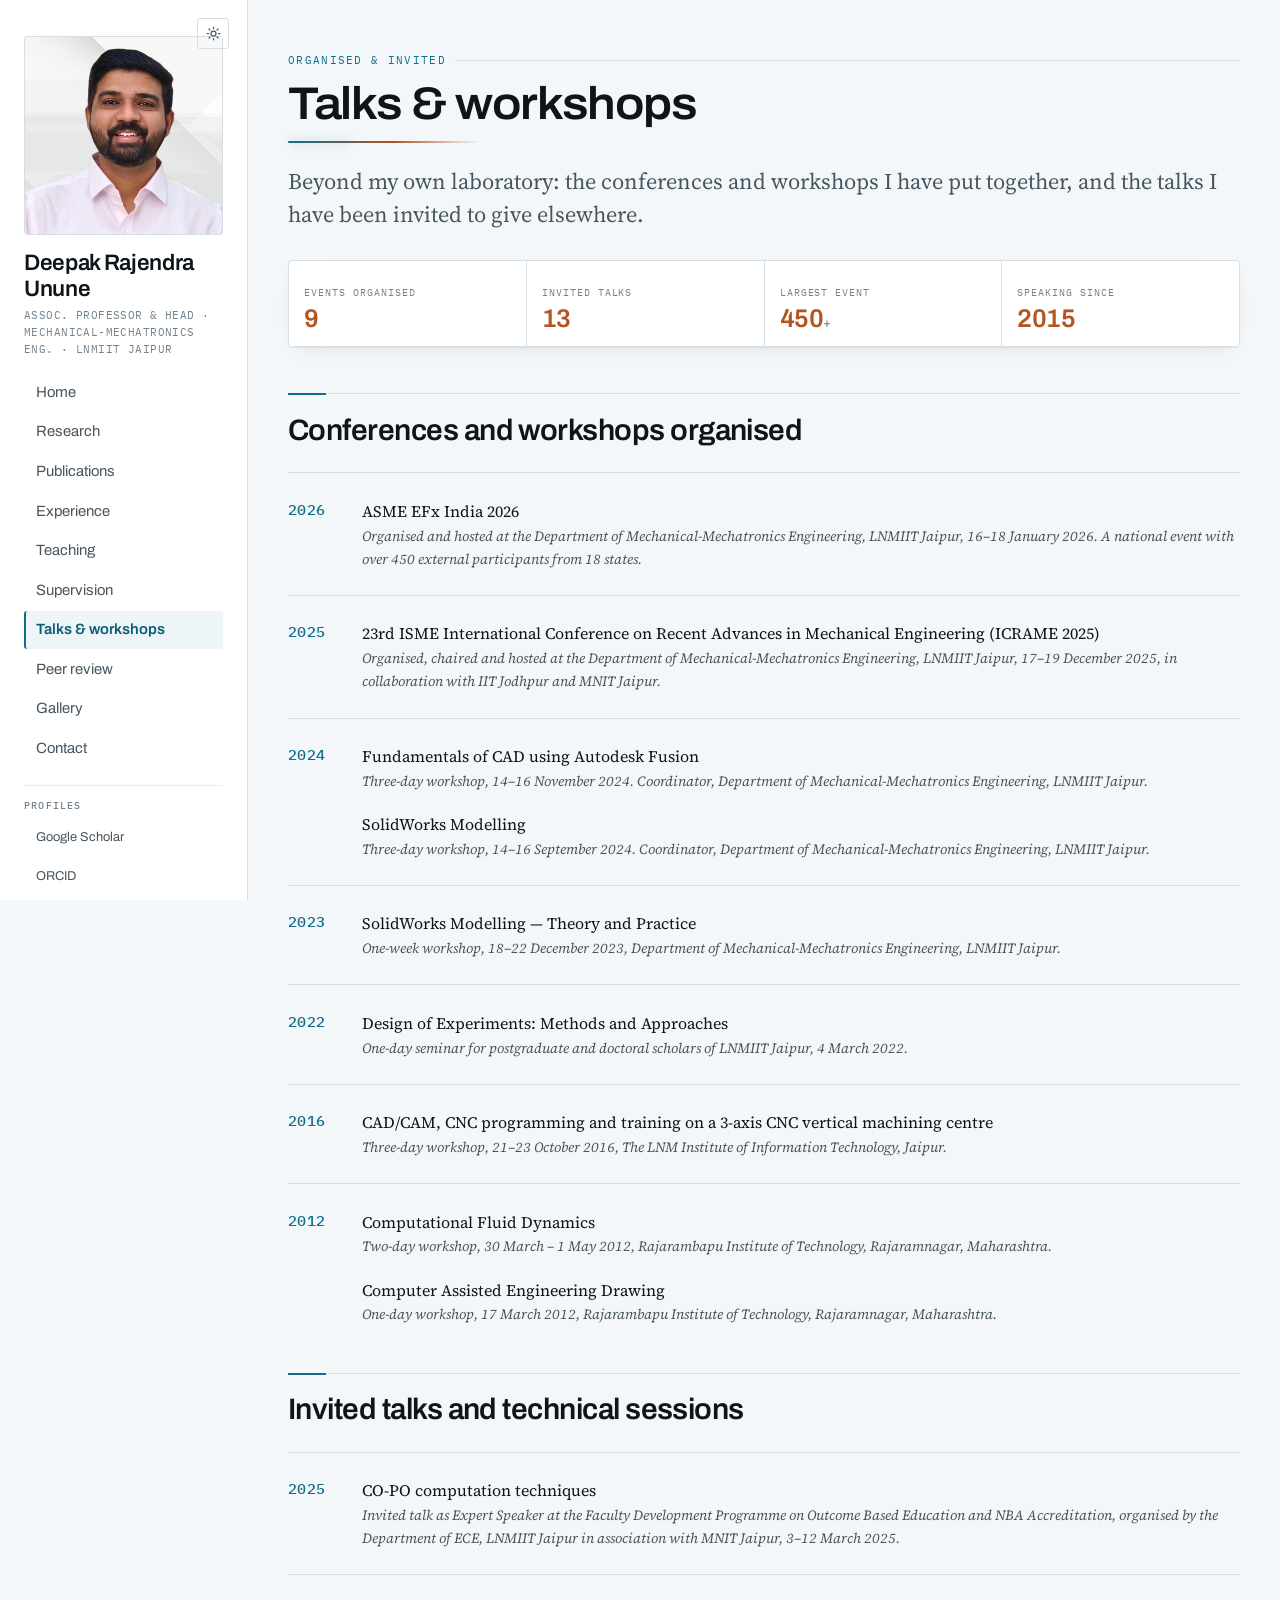
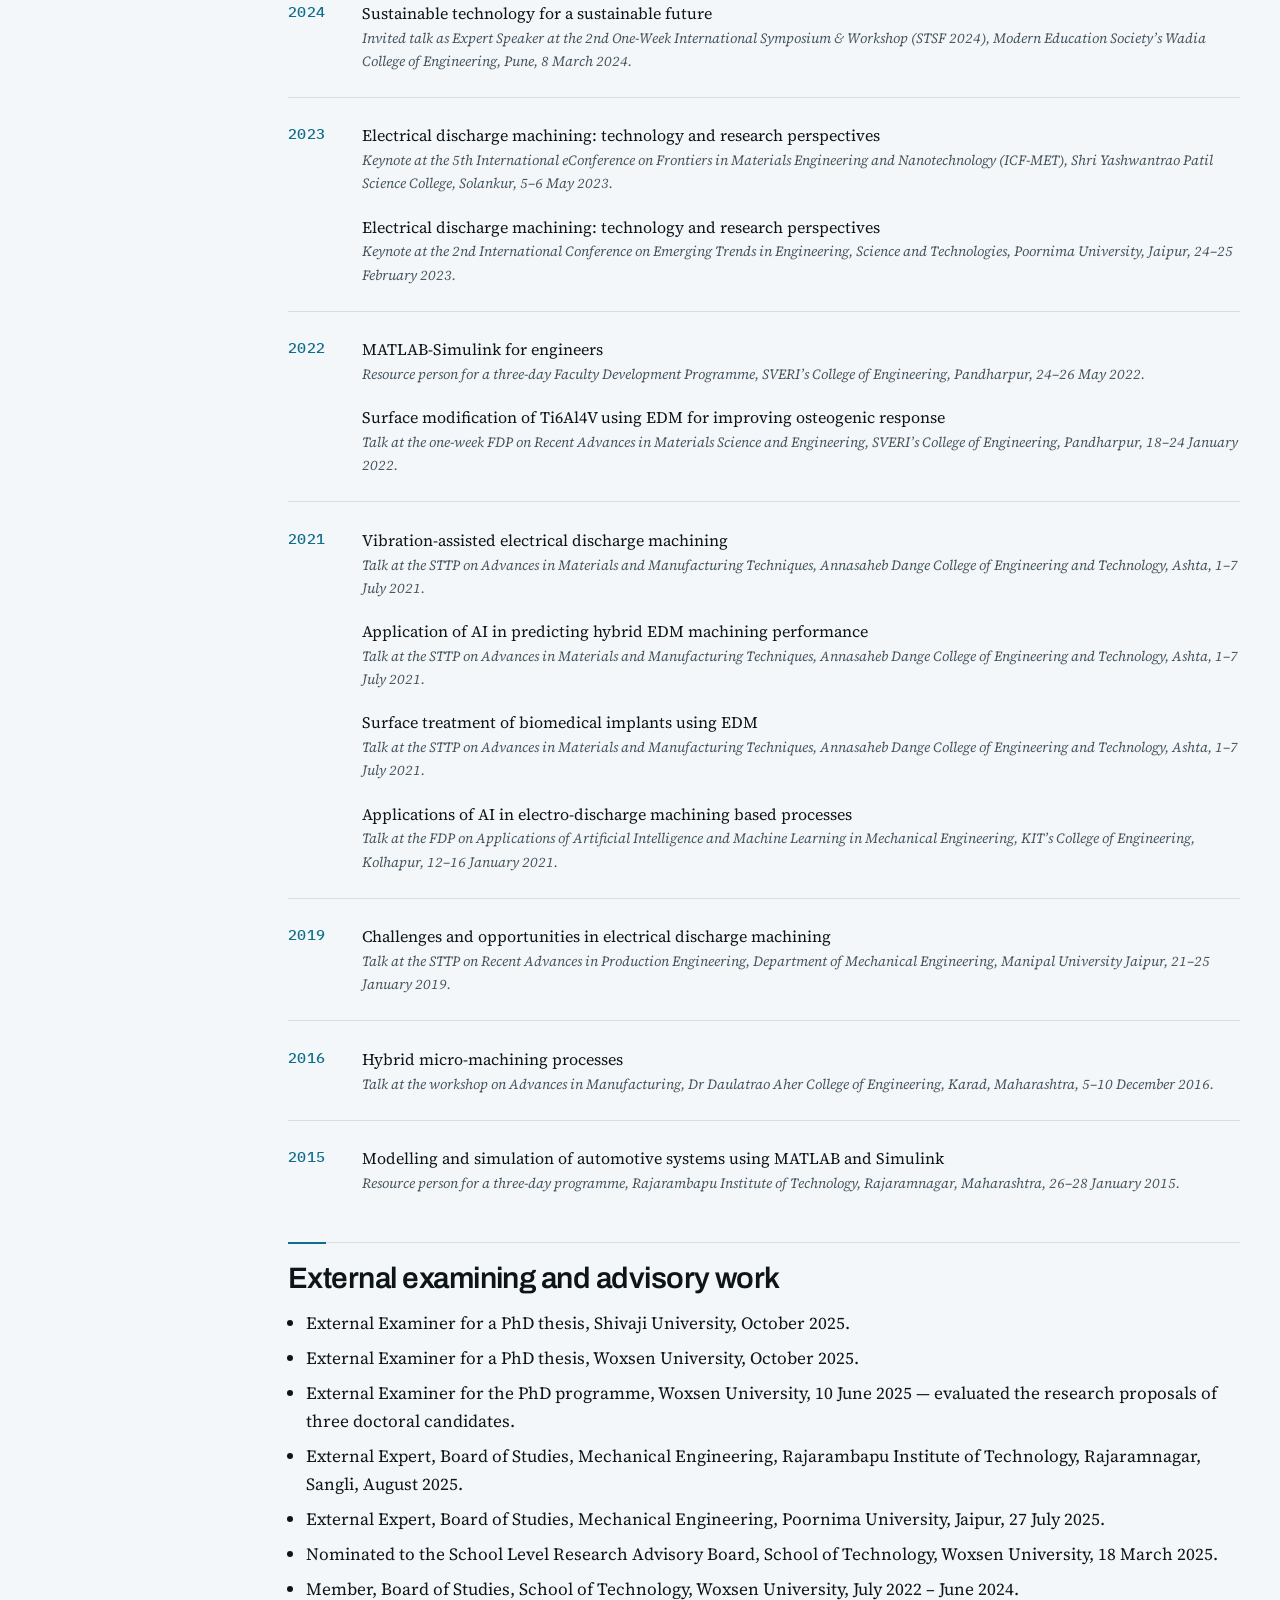
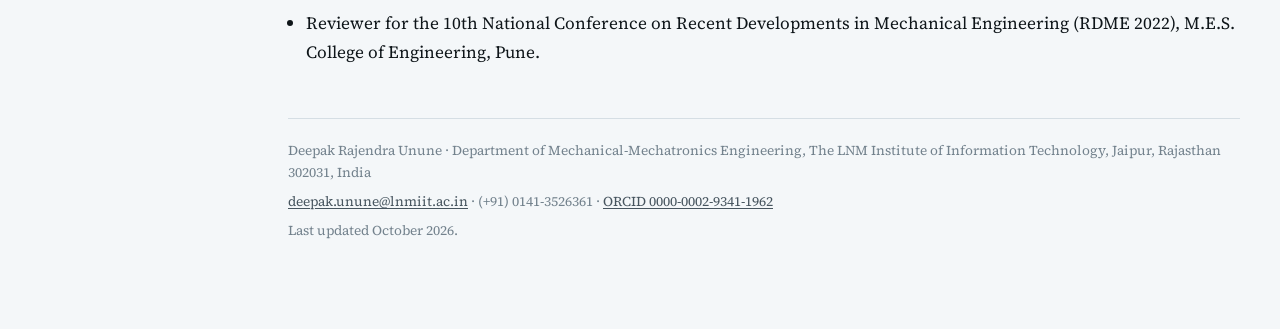
<file: talks.html>
<!doctype html>
<html lang="en">
<head>
<meta charset="utf-8">
<meta name="viewport" content="width=device-width, initial-scale=1">
<title>Talks &amp; Workshops &mdash; Deepak Rajendra Unune</title>
<meta name="description" content="Conferences and workshops organised by Deepak Unune at LNMIIT Jaipur, including ASME EFx India 2026 and ISME ICRAME 2025, plus invited talks and keynotes.">
<link rel="canonical" href="https://deepunune.github.io/talks.html">
<meta name="robots" content="index, follow, max-image-preview:large">
<meta name="author" content="Deepak Rajendra Unune">
<meta name="theme-color" content="#f4f7f9" media="(prefers-color-scheme: light)">
<meta name="theme-color" content="#0b1015" media="(prefers-color-scheme: dark)">
<script>try{var t=localStorage.getItem("theme");if(t)document.documentElement.setAttribute("data-theme",t)}catch(e){}</script>

<meta property="og:type" content="website">
<meta property="og:site_name" content="Deepak Rajendra Unune">
<meta property="og:title" content="Talks &amp; Workshops — Deepak Rajendra Unune">
<meta property="og:description" content="Conferences and workshops organised by Deepak Unune at LNMIIT Jaipur, including ASME EFx India 2026 and ISME ICRAME 2025, plus invited talks and keynotes.">
<meta property="og:url" content="https://deepunune.github.io/talks.html">
<meta property="og:image" content="https://deepunune.github.io/images/profile.jpg">
<meta property="og:locale" content="en_IN">
<meta name="twitter:card" content="summary_large_image">
<meta name="twitter:title" content="Talks &amp; Workshops — Deepak Rajendra Unune">
<meta name="twitter:description" content="Conferences and workshops organised by Deepak Unune at LNMIIT Jaipur, including ASME EFx India 2026 and ISME ICRAME 2025, plus invited talks and keynotes.">
<meta name="twitter:image" content="https://deepunune.github.io/images/profile.jpg">

<!-- Google Search Console verification. Do not remove: deleting this tag can
     un-verify the property and lose access to Sitemaps and URL Inspection. -->
<meta name="google-site-verification" content="wqA32q5Ff9Z8jZDuRmJElmObbwmpecMUY4OnzsmXW84">

<link rel="icon" href="favicon.svg" type="image/svg+xml">
<link rel="preconnect" href="https://fonts.googleapis.com">
<link rel="preconnect" href="https://fonts.gstatic.com" crossorigin>
<link rel="stylesheet" href="https://fonts.googleapis.com/css2?family=Archivo:wdth,wght@85..115,400..700&family=Source+Serif+4:ital,opsz,wght@0,8..60,400;0,8..60,600;1,8..60,400&family=IBM+Plex+Mono:wght@400;500&display=swap">
<link rel="stylesheet" href="assets/style.css">
<script type="application/ld+json">
{
  "@context": "https://schema.org",
  "@type": "Person",
  "name": "Deepak Rajendra Unune",
  "givenName": "Deepak",
  "familyName": "Unune",
  "honorificPrefix": "Dr",
  "jobTitle": "Associate Professor and Head of Department",
  "email": "mailto:deepak.unune@lnmiit.ac.in",
  "telephone": "+91-141-3526361",
  "url": "https://deepunune.github.io/",
  "image": "https://deepunune.github.io/images/profile.jpg",
  "description": "Associate Professor and Head of the Department of Mechanical-Mechatronics Engineering at LNMIIT Jaipur. Research on electrical discharge machining, hybrid and micro-machining, biomedical implant surface engineering, sustainable machining and AI-driven process optimisation. Marie Sklodowska-Curie Fellow, University of Sheffield.",
  "identifier": [
    {"@type": "PropertyValue", "propertyID": "ORCID", "value": "0000-0002-9341-1962"},
    {"@type": "PropertyValue", "propertyID": "Scopus Author ID", "value": "57053446400"},
    {"@type": "PropertyValue", "propertyID": "Web of Science ResearcherID", "value": "N-2098-2017"}
  ],
  "worksFor": {
    "@type": "CollegeOrUniversity",
    "name": "The LNM Institute of Information Technology",
    "alternateName": "LNMIIT Jaipur",
    "url": "https://lnmiit.ac.in/",
    "address": {
      "@type": "PostalAddress",
      "streetAddress": "Rupa ki Nangal, Post-Sumel, Via Jamdoli",
      "addressLocality": "Jaipur",
      "addressRegion": "Rajasthan",
      "postalCode": "302031",
      "addressCountry": "IN"
    }
  },
  "alumniOf": [
    {"@type": "CollegeOrUniversity", "name": "Malaviya National Institute of Technology Jaipur"},
    {"@type": "CollegeOrUniversity", "name": "The University of Sheffield"},
    {"@type": "CollegeOrUniversity", "name": "Government College of Engineering, Karad"},
    {"@type": "CollegeOrUniversity", "name": "Rajarambapu Institute of Technology"}
  ],
  "knowsAbout": [
    "Electrical discharge machining",
    "Hybrid EDM processes",
    "Micro-machining",
    "Micro-EDM drilling",
    "Wire electrical discharge machining",
    "Electro-discharge diamond grinding",
    "Vibration-assisted machining",
    "Biomedical implant surface engineering",
    "Titanium alloys",
    "Nickel-based superalloys",
    "Minimum quantity lubrication",
    "Hybrid nanofluids",
    "Pool boiling heat transfer",
    "Sustainable manufacturing",
    "Artificial neural networks",
    "Multi-objective optimisation"
  ],
  "award": "Marie Sklodowska-Curie Fellowship, European Commission",
  "sameAs": [
    "https://scholar.google.co.in/citations?user=ZPhgoC0AAAAJ&hl=en", 
    "https://orcid.org/0000-0002-9341-1962", 
    "https://www.scopus.com/authid/detail.uri?authorId=57053446400", 
    "https://www.webofscience.com/wos/author/record/N-2098-2017", 
    "https://www.researchgate.net/profile/Deepak-Unune", 
    "https://in.linkedin.com/in/deepak-unune-ph-d-a6aba734", 
    "https://dblp.org/pid/217/3953.html", 
    "https://lnmiit.ac.in/faculty-list/dr-deepak-rajendra-unune/"
  ]
}
</script>
</head>
<body>
<a class="skip" href="#main">Skip to content</a>
<div class="shell">

  <header class="rail">
    <div class="rail__id">
      <img class="rail__photo" src="images/profile.jpg" alt="Portrait of Deepak Rajendra Unune"
           width="400" height="400">
      <div>
      <p class="rail__name"><a href="index.html">Deepak Rajendra Unune</a></p>
      <p class="rail__role">Assoc. Professor &amp; Head &middot; Mechanical-Mechatronics Eng. &middot; LNMIIT Jaipur</p>
      </div>
    </div>
    <div class="railbtns">
      <button class="btn-ghost btn-icon" type="button" id="themetoggle"
              aria-label="Switch between light and dark theme" title="Switch light / dark theme">
        <svg class="icon-moon" viewBox="0 0 24 24" fill="none" stroke="currentColor" stroke-width="2"
             stroke-linecap="round" stroke-linejoin="round" aria-hidden="true"><path d="M21 12.8A9 9 0 1 1 11.2 3a7 7 0 0 0 9.8 9.8Z"/></svg>
        <svg class="icon-sun" viewBox="0 0 24 24" fill="none" stroke="currentColor" stroke-width="2"
             stroke-linecap="round" aria-hidden="true"><circle cx="12" cy="12" r="4"/><path d="M12 2v2M12 20v2M2 12h2M20 12h2M4.9 4.9l1.4 1.4M17.7 17.7l1.4 1.4M19.1 4.9l-1.4 1.4M6.3 17.7l-1.4 1.4"/></svg>
      </button>
      <button class="btn-ghost" type="button" id="navtoggle" aria-expanded="false" aria-controls="nav">Menu</button>
    </div>
    <nav class="nav" id="nav" aria-label="Main" hidden>
      <ul>
      <li><a href="index.html">Home</a></li>
      <li><a href="research.html">Research</a></li>
      <li><a href="publications.html">Publications</a></li>
      <li><a href="experience.html">Experience</a></li>
      <li><a href="teaching.html">Teaching</a></li>
      <li><a href="supervision.html">Supervision</a></li>
      <li><a href="talks.html" aria-current="page">Talks &amp; workshops</a></li>
      <li><a href="reviewing.html">Peer review</a></li>
      <li><a href="gallery.html">Gallery</a></li>
      <li><a href="contact.html">Contact</a></li>
      </ul>
      <div class="rail__links">
        <h2>Profiles</h2>
        <ul>
        <li><a href="https://scholar.google.co.in/citations?user=ZPhgoC0AAAAJ&amp;hl=en" rel="me">Google Scholar</a></li>
        <li><a href="https://orcid.org/0000-0002-9341-1962" rel="me">ORCID</a></li>
        <li><a href="https://www.scopus.com/authid/detail.uri?authorId=57053446400" rel="me">Scopus</a></li>
        <li><a href="https://www.webofscience.com/wos/author/record/N-2098-2017" rel="me">Web of Science</a></li>
        <li><a href="https://www.researchgate.net/profile/Deepak-Unune" rel="me">ResearchGate</a></li>
        <li><a href="https://in.linkedin.com/in/deepak-unune-ph-d-a6aba734" rel="me">LinkedIn</a></li>
        </ul>
      </div>
    </nav>
  </header>

  <main class="main" id="main">
    <div class="wrap">
      <p class="eyebrow">Organised &amp; invited</p>
      <h1>Talks &amp; workshops</h1>
      <div class="arc"></div>
<p class="lede">Beyond my own laboratory: the conferences and workshops I have put together, and the talks I have been invited to give elsewhere.</p>
<dl class="figures"><div><dt>Events organised</dt><dd>9</dd></div><div><dt>Invited talks</dt><dd>13</dd></div><div><dt>Largest event</dt><dd>450<span>+</span></dd></div><div><dt>Speaking since</dt><dd>2015</dd></div></dl>
<h2 id="organised">Conferences and workshops organised</h2>
<div class="pubyear">
  <h3>2026</h3>
  <ol>
    <li class="pub">
      <p class="pub__title">ASME EFx India 2026</p>
      <p class="pub__venue">Organised and hosted at the Department of Mechanical-Mechatronics Engineering, LNMIIT Jaipur, 16&ndash;18 January 2026. A national event with over 450 external participants from 18 states.</p>
    </li>
  </ol>
</div>
<div class="pubyear">
  <h3>2025</h3>
  <ol>
    <li class="pub">
      <p class="pub__title">23rd ISME International Conference on Recent Advances in Mechanical Engineering (ICRAME 2025)</p>
      <p class="pub__venue">Organised, chaired and hosted at the Department of Mechanical-Mechatronics Engineering, LNMIIT Jaipur, 17&ndash;19 December 2025, in collaboration with IIT Jodhpur and MNIT Jaipur.</p>
    </li>
  </ol>
</div>
<div class="pubyear">
  <h3>2024</h3>
  <ol>
    <li class="pub">
      <p class="pub__title">Fundamentals of CAD using Autodesk Fusion</p>
      <p class="pub__venue">Three-day workshop, 14&ndash;16 November 2024. Coordinator, Department of Mechanical-Mechatronics Engineering, LNMIIT Jaipur.</p>
    </li>
    <li class="pub">
      <p class="pub__title">SolidWorks Modelling</p>
      <p class="pub__venue">Three-day workshop, 14&ndash;16 September 2024. Coordinator, Department of Mechanical-Mechatronics Engineering, LNMIIT Jaipur.</p>
    </li>
  </ol>
</div>
<div class="pubyear">
  <h3>2023</h3>
  <ol>
    <li class="pub">
      <p class="pub__title">SolidWorks Modelling &mdash; Theory and Practice</p>
      <p class="pub__venue">One-week workshop, 18&ndash;22 December 2023, Department of Mechanical-Mechatronics Engineering, LNMIIT Jaipur.</p>
    </li>
  </ol>
</div>
<div class="pubyear">
  <h3>2022</h3>
  <ol>
    <li class="pub">
      <p class="pub__title">Design of Experiments: Methods and Approaches</p>
      <p class="pub__venue">One-day seminar for postgraduate and doctoral scholars of LNMIIT Jaipur, 4 March 2022.</p>
    </li>
  </ol>
</div>
<div class="pubyear">
  <h3>2016</h3>
  <ol>
    <li class="pub">
      <p class="pub__title">CAD/CAM, CNC programming and training on a 3-axis CNC vertical machining centre</p>
      <p class="pub__venue">Three-day workshop, 21&ndash;23 October 2016, The LNM Institute of Information Technology, Jaipur.</p>
    </li>
  </ol>
</div>
<div class="pubyear">
  <h3>2012</h3>
  <ol>
    <li class="pub">
      <p class="pub__title">Computational Fluid Dynamics</p>
      <p class="pub__venue">Two-day workshop, 30 March &ndash; 1 May 2012, Rajarambapu Institute of Technology, Rajaramnagar, Maharashtra.</p>
    </li>
    <li class="pub">
      <p class="pub__title">Computer Assisted Engineering Drawing</p>
      <p class="pub__venue">One-day workshop, 17 March 2012, Rajarambapu Institute of Technology, Rajaramnagar, Maharashtra.</p>
    </li>
  </ol>
</div>
<h2 id="talks">Invited talks and technical sessions</h2>
<div class="pubyear">
  <h3>2025</h3>
  <ol>
    <li class="pub">
      <p class="pub__title">CO-PO computation techniques</p>
      <p class="pub__venue">Invited talk as Expert Speaker at the Faculty Development Programme on Outcome Based Education and NBA Accreditation, organised by the Department of ECE, LNMIIT Jaipur in association with MNIT Jaipur, 3&ndash;12 March 2025.</p>
    </li>
  </ol>
</div>
<div class="pubyear">
  <h3>2024</h3>
  <ol>
    <li class="pub">
      <p class="pub__title">Sustainable technology for a sustainable future</p>
      <p class="pub__venue">Invited talk as Expert Speaker at the 2nd One-Week International Symposium &amp; Workshop (STSF 2024), Modern Education Society&rsquo;s Wadia College of Engineering, Pune, 8 March 2024.</p>
    </li>
  </ol>
</div>
<div class="pubyear">
  <h3>2023</h3>
  <ol>
    <li class="pub">
      <p class="pub__title">Electrical discharge machining: technology and research perspectives</p>
      <p class="pub__venue">Keynote at the 5th International eConference on Frontiers in Materials Engineering and Nanotechnology (ICF-MET), Shri Yashwantrao Patil Science College, Solankur, 5&ndash;6 May 2023.</p>
    </li>
    <li class="pub">
      <p class="pub__title">Electrical discharge machining: technology and research perspectives</p>
      <p class="pub__venue">Keynote at the 2nd International Conference on Emerging Trends in Engineering, Science and Technologies, Poornima University, Jaipur, 24&ndash;25 February 2023.</p>
    </li>
  </ol>
</div>
<div class="pubyear">
  <h3>2022</h3>
  <ol>
    <li class="pub">
      <p class="pub__title">MATLAB-Simulink for engineers</p>
      <p class="pub__venue">Resource person for a three-day Faculty Development Programme, SVERI&rsquo;s College of Engineering, Pandharpur, 24&ndash;26 May 2022.</p>
    </li>
    <li class="pub">
      <p class="pub__title">Surface modification of Ti6Al4V using EDM for improving osteogenic response</p>
      <p class="pub__venue">Talk at the one-week FDP on Recent Advances in Materials Science and Engineering, SVERI&rsquo;s College of Engineering, Pandharpur, 18&ndash;24 January 2022.</p>
    </li>
  </ol>
</div>
<div class="pubyear">
  <h3>2021</h3>
  <ol>
    <li class="pub">
      <p class="pub__title">Vibration-assisted electrical discharge machining</p>
      <p class="pub__venue">Talk at the STTP on Advances in Materials and Manufacturing Techniques, Annasaheb Dange College of Engineering and Technology, Ashta, 1&ndash;7 July 2021.</p>
    </li>
    <li class="pub">
      <p class="pub__title">Application of AI in predicting hybrid EDM machining performance</p>
      <p class="pub__venue">Talk at the STTP on Advances in Materials and Manufacturing Techniques, Annasaheb Dange College of Engineering and Technology, Ashta, 1&ndash;7 July 2021.</p>
    </li>
    <li class="pub">
      <p class="pub__title">Surface treatment of biomedical implants using EDM</p>
      <p class="pub__venue">Talk at the STTP on Advances in Materials and Manufacturing Techniques, Annasaheb Dange College of Engineering and Technology, Ashta, 1&ndash;7 July 2021.</p>
    </li>
    <li class="pub">
      <p class="pub__title">Applications of AI in electro-discharge machining based processes</p>
      <p class="pub__venue">Talk at the FDP on Applications of Artificial Intelligence and Machine Learning in Mechanical Engineering, KIT&rsquo;s College of Engineering, Kolhapur, 12&ndash;16 January 2021.</p>
    </li>
  </ol>
</div>
<div class="pubyear">
  <h3>2019</h3>
  <ol>
    <li class="pub">
      <p class="pub__title">Challenges and opportunities in electrical discharge machining</p>
      <p class="pub__venue">Talk at the STTP on Recent Advances in Production Engineering, Department of Mechanical Engineering, Manipal University Jaipur, 21&ndash;25 January 2019.</p>
    </li>
  </ol>
</div>
<div class="pubyear">
  <h3>2016</h3>
  <ol>
    <li class="pub">
      <p class="pub__title">Hybrid micro-machining processes</p>
      <p class="pub__venue">Talk at the workshop on Advances in Manufacturing, Dr Daulatrao Aher College of Engineering, Karad, Maharashtra, 5&ndash;10 December 2016.</p>
    </li>
  </ol>
</div>
<div class="pubyear">
  <h3>2015</h3>
  <ol>
    <li class="pub">
      <p class="pub__title">Modelling and simulation of automotive systems using MATLAB and Simulink</p>
      <p class="pub__venue">Resource person for a three-day programme, Rajarambapu Institute of Technology, Rajaramnagar, Maharashtra, 26&ndash;28 January 2015.</p>
    </li>
  </ol>
</div>
<h2>External examining and advisory work</h2>
<ul class="plain">
  <li>External Examiner for a PhD thesis, Shivaji University, October 2025.</li>
  <li>External Examiner for a PhD thesis, Woxsen University, October 2025.</li>
  <li>External Examiner for the PhD programme, Woxsen University, 10 June 2025 &mdash; evaluated
      the research proposals of three doctoral candidates.</li>
  <li>External Expert, Board of Studies, Mechanical Engineering, Rajarambapu Institute of
      Technology, Rajaramnagar, Sangli, August 2025.</li>
  <li>External Expert, Board of Studies, Mechanical Engineering, Poornima University, Jaipur,
      27 July 2025.</li>
  <li>Nominated to the School Level Research Advisory Board, School of Technology, Woxsen
      University, 18 March 2025.</li>
  <li>Member, Board of Studies, School of Technology, Woxsen University, July 2022 &ndash; June 2024.</li>
  <li>Reviewer for the 10th National Conference on Recent Developments in Mechanical Engineering
      (RDME 2022), M.E.S. College of Engineering, Pune.</li>
</ul>

      <footer class="foot">
        <p>Deepak Rajendra Unune &middot; Department of Mechanical-Mechatronics Engineering, The LNM Institute of
        Information Technology, Jaipur, Rajasthan 302031, India</p>
        <p><a href="mailto:deepak.unune@lnmiit.ac.in">deepak.unune@lnmiit.ac.in</a> &middot;
        (+91) 0141-3526361 &middot; <a href="https://orcid.org/0000-0002-9341-1962">ORCID 0000-0002-9341-1962</a></p>
        <p>Last updated October 2026.</p>
      </footer>
    </div>
  </main>

</div>
<script src="assets/main.js" defer></script>
</body>
</html>
</file>
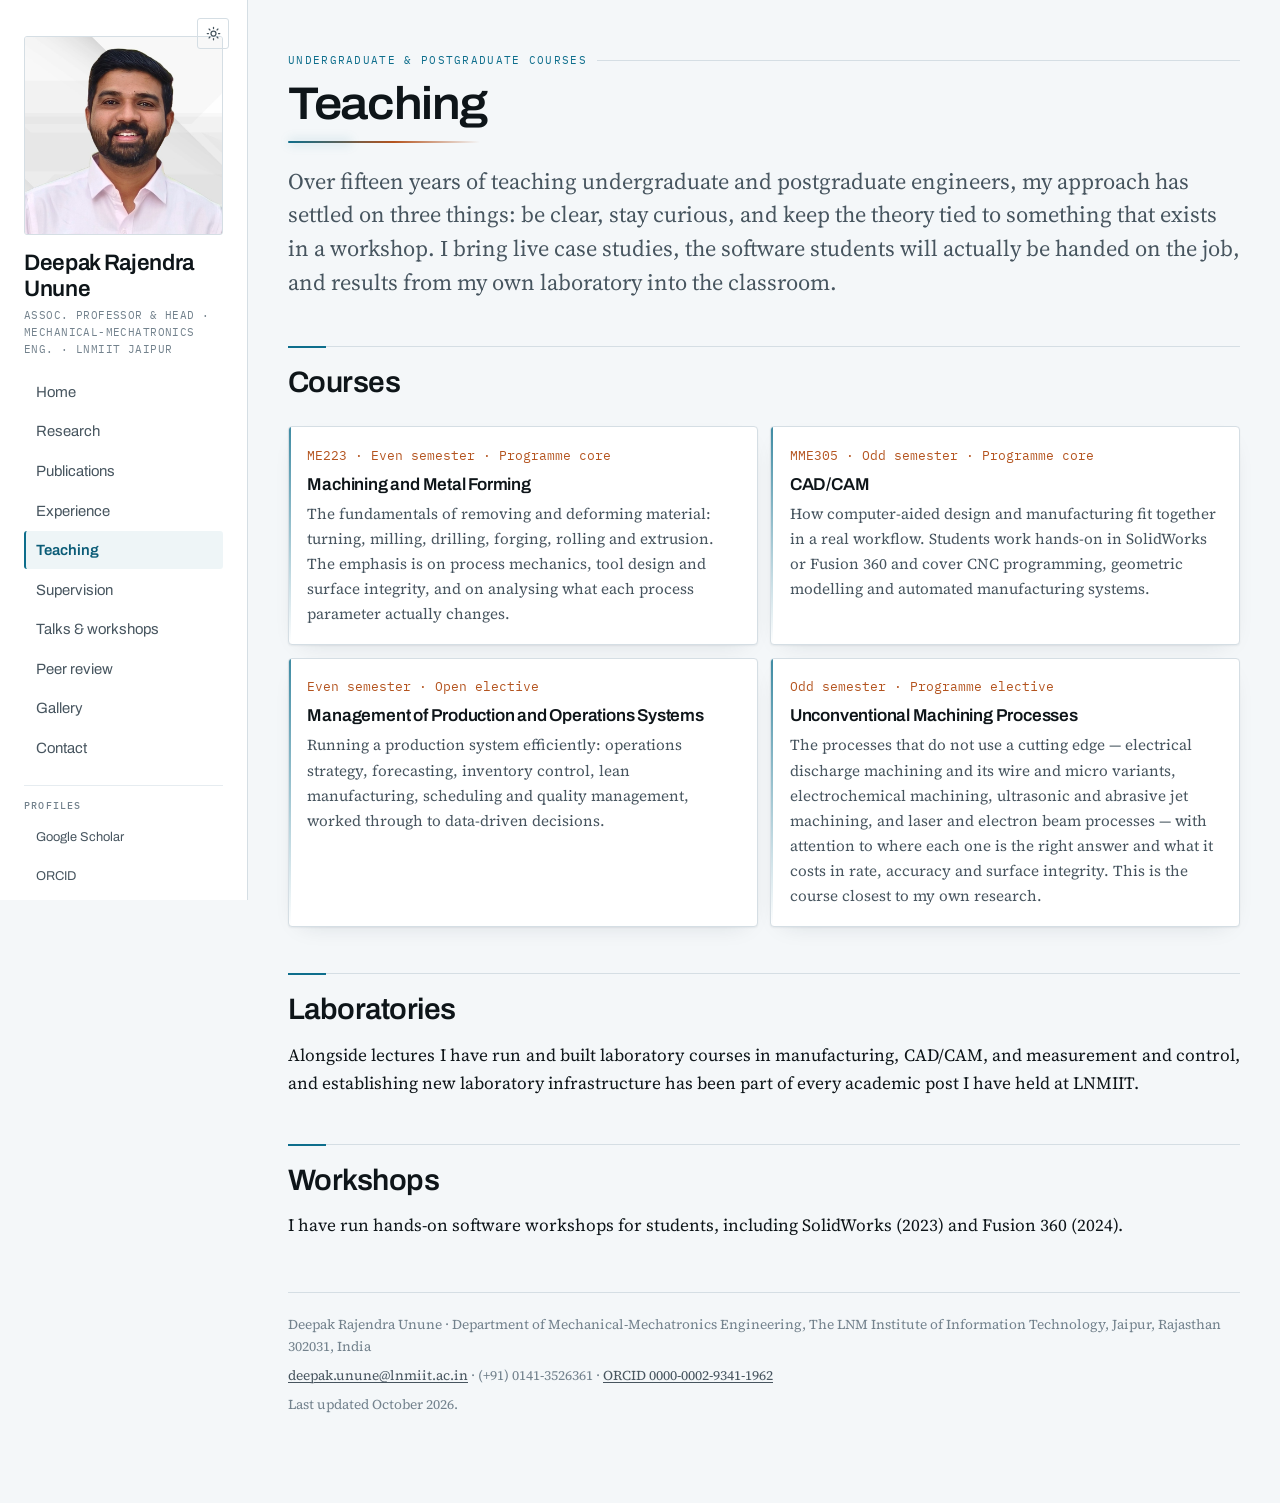
<file: teaching.html>
<!doctype html>
<html lang="en">
<head>
<meta charset="utf-8">
<meta name="viewport" content="width=device-width, initial-scale=1">
<title>Teaching &mdash; Deepak Rajendra Unune</title>
<meta name="description" content="Courses taught by Deepak Unune at LNMIIT Jaipur: Machining and Metal Forming, CAD/CAM, Production and Operations Management, Unconventional Machining.">
<link rel="canonical" href="https://deepunune.github.io/teaching.html">
<meta name="robots" content="index, follow, max-image-preview:large">
<meta name="author" content="Deepak Rajendra Unune">
<meta name="theme-color" content="#f4f7f9" media="(prefers-color-scheme: light)">
<meta name="theme-color" content="#0b1015" media="(prefers-color-scheme: dark)">
<script>try{var t=localStorage.getItem("theme");if(t)document.documentElement.setAttribute("data-theme",t)}catch(e){}</script>

<meta property="og:type" content="website">
<meta property="og:site_name" content="Deepak Rajendra Unune">
<meta property="og:title" content="Teaching — Deepak Rajendra Unune">
<meta property="og:description" content="Courses taught by Deepak Unune at LNMIIT Jaipur: Machining and Metal Forming, CAD/CAM, Production and Operations Management, Unconventional Machining.">
<meta property="og:url" content="https://deepunune.github.io/teaching.html">
<meta property="og:image" content="https://deepunune.github.io/images/profile.jpg">
<meta property="og:locale" content="en_IN">
<meta name="twitter:card" content="summary_large_image">
<meta name="twitter:title" content="Teaching — Deepak Rajendra Unune">
<meta name="twitter:description" content="Courses taught by Deepak Unune at LNMIIT Jaipur: Machining and Metal Forming, CAD/CAM, Production and Operations Management, Unconventional Machining.">
<meta name="twitter:image" content="https://deepunune.github.io/images/profile.jpg">

<!-- Google Search Console verification. Do not remove: deleting this tag can
     un-verify the property and lose access to Sitemaps and URL Inspection. -->
<meta name="google-site-verification" content="wqA32q5Ff9Z8jZDuRmJElmObbwmpecMUY4OnzsmXW84">

<link rel="icon" href="favicon.svg" type="image/svg+xml">
<link rel="preconnect" href="https://fonts.googleapis.com">
<link rel="preconnect" href="https://fonts.gstatic.com" crossorigin>
<link rel="stylesheet" href="https://fonts.googleapis.com/css2?family=Archivo:wdth,wght@85..115,400..700&family=Source+Serif+4:ital,opsz,wght@0,8..60,400;0,8..60,600;1,8..60,400&family=IBM+Plex+Mono:wght@400;500&display=swap">
<link rel="stylesheet" href="assets/style.css">
<script type="application/ld+json">
{
  "@context": "https://schema.org",
  "@type": "Person",
  "name": "Deepak Rajendra Unune",
  "givenName": "Deepak",
  "familyName": "Unune",
  "honorificPrefix": "Dr",
  "jobTitle": "Associate Professor and Head of Department",
  "email": "mailto:deepak.unune@lnmiit.ac.in",
  "telephone": "+91-141-3526361",
  "url": "https://deepunune.github.io/",
  "image": "https://deepunune.github.io/images/profile.jpg",
  "description": "Associate Professor and Head of the Department of Mechanical-Mechatronics Engineering at LNMIIT Jaipur. Research on electrical discharge machining, hybrid and micro-machining, biomedical implant surface engineering, sustainable machining and AI-driven process optimisation. Marie Sklodowska-Curie Fellow, University of Sheffield.",
  "identifier": [
    {"@type": "PropertyValue", "propertyID": "ORCID", "value": "0000-0002-9341-1962"},
    {"@type": "PropertyValue", "propertyID": "Scopus Author ID", "value": "57053446400"},
    {"@type": "PropertyValue", "propertyID": "Web of Science ResearcherID", "value": "N-2098-2017"}
  ],
  "worksFor": {
    "@type": "CollegeOrUniversity",
    "name": "The LNM Institute of Information Technology",
    "alternateName": "LNMIIT Jaipur",
    "url": "https://lnmiit.ac.in/",
    "address": {
      "@type": "PostalAddress",
      "streetAddress": "Rupa ki Nangal, Post-Sumel, Via Jamdoli",
      "addressLocality": "Jaipur",
      "addressRegion": "Rajasthan",
      "postalCode": "302031",
      "addressCountry": "IN"
    }
  },
  "alumniOf": [
    {"@type": "CollegeOrUniversity", "name": "Malaviya National Institute of Technology Jaipur"},
    {"@type": "CollegeOrUniversity", "name": "The University of Sheffield"},
    {"@type": "CollegeOrUniversity", "name": "Government College of Engineering, Karad"},
    {"@type": "CollegeOrUniversity", "name": "Rajarambapu Institute of Technology"}
  ],
  "knowsAbout": [
    "Electrical discharge machining",
    "Hybrid EDM processes",
    "Micro-machining",
    "Micro-EDM drilling",
    "Wire electrical discharge machining",
    "Electro-discharge diamond grinding",
    "Vibration-assisted machining",
    "Biomedical implant surface engineering",
    "Titanium alloys",
    "Nickel-based superalloys",
    "Minimum quantity lubrication",
    "Hybrid nanofluids",
    "Pool boiling heat transfer",
    "Sustainable manufacturing",
    "Artificial neural networks",
    "Multi-objective optimisation"
  ],
  "award": "Marie Sklodowska-Curie Fellowship, European Commission",
  "sameAs": [
    "https://scholar.google.co.in/citations?user=ZPhgoC0AAAAJ&hl=en", 
    "https://orcid.org/0000-0002-9341-1962", 
    "https://www.scopus.com/authid/detail.uri?authorId=57053446400", 
    "https://www.webofscience.com/wos/author/record/N-2098-2017", 
    "https://www.researchgate.net/profile/Deepak-Unune", 
    "https://in.linkedin.com/in/deepak-unune-ph-d-a6aba734", 
    "https://dblp.org/pid/217/3953.html", 
    "https://lnmiit.ac.in/faculty-list/dr-deepak-rajendra-unune/"
  ]
}
</script>
</head>
<body>
<a class="skip" href="#main">Skip to content</a>
<div class="shell">

  <header class="rail">
    <div class="rail__id">
      <img class="rail__photo" src="images/profile.jpg" alt="Portrait of Deepak Rajendra Unune"
           width="400" height="400">
      <div>
      <p class="rail__name"><a href="index.html">Deepak Rajendra Unune</a></p>
      <p class="rail__role">Assoc. Professor &amp; Head &middot; Mechanical-Mechatronics Eng. &middot; LNMIIT Jaipur</p>
      </div>
    </div>
    <div class="railbtns">
      <button class="btn-ghost btn-icon" type="button" id="themetoggle"
              aria-label="Switch between light and dark theme" title="Switch light / dark theme">
        <svg class="icon-moon" viewBox="0 0 24 24" fill="none" stroke="currentColor" stroke-width="2"
             stroke-linecap="round" stroke-linejoin="round" aria-hidden="true"><path d="M21 12.8A9 9 0 1 1 11.2 3a7 7 0 0 0 9.8 9.8Z"/></svg>
        <svg class="icon-sun" viewBox="0 0 24 24" fill="none" stroke="currentColor" stroke-width="2"
             stroke-linecap="round" aria-hidden="true"><circle cx="12" cy="12" r="4"/><path d="M12 2v2M12 20v2M2 12h2M20 12h2M4.9 4.9l1.4 1.4M17.7 17.7l1.4 1.4M19.1 4.9l-1.4 1.4M6.3 17.7l-1.4 1.4"/></svg>
      </button>
      <button class="btn-ghost" type="button" id="navtoggle" aria-expanded="false" aria-controls="nav">Menu</button>
    </div>
    <nav class="nav" id="nav" aria-label="Main" hidden>
      <ul>
      <li><a href="index.html">Home</a></li>
      <li><a href="research.html">Research</a></li>
      <li><a href="publications.html">Publications</a></li>
      <li><a href="experience.html">Experience</a></li>
      <li><a href="teaching.html" aria-current="page">Teaching</a></li>
      <li><a href="supervision.html">Supervision</a></li>
      <li><a href="talks.html">Talks &amp; workshops</a></li>
      <li><a href="reviewing.html">Peer review</a></li>
      <li><a href="gallery.html">Gallery</a></li>
      <li><a href="contact.html">Contact</a></li>
      </ul>
      <div class="rail__links">
        <h2>Profiles</h2>
        <ul>
        <li><a href="https://scholar.google.co.in/citations?user=ZPhgoC0AAAAJ&amp;hl=en" rel="me">Google Scholar</a></li>
        <li><a href="https://orcid.org/0000-0002-9341-1962" rel="me">ORCID</a></li>
        <li><a href="https://www.scopus.com/authid/detail.uri?authorId=57053446400" rel="me">Scopus</a></li>
        <li><a href="https://www.webofscience.com/wos/author/record/N-2098-2017" rel="me">Web of Science</a></li>
        <li><a href="https://www.researchgate.net/profile/Deepak-Unune" rel="me">ResearchGate</a></li>
        <li><a href="https://in.linkedin.com/in/deepak-unune-ph-d-a6aba734" rel="me">LinkedIn</a></li>
        </ul>
      </div>
    </nav>
  </header>

  <main class="main" id="main">
    <div class="wrap">
      <p class="eyebrow">Undergraduate &amp; postgraduate courses</p>
      <h1>Teaching</h1>
      <div class="arc"></div>

<p class="lede">Over fifteen years of teaching undergraduate and postgraduate engineers, my
approach has settled on three things: be clear, stay curious, and keep the theory tied to something
that exists in a workshop. I bring live case studies, the software students will actually be handed
on the job, and results from my own laboratory into the classroom.</p>

<h2>Courses</h2>

<div class="cards">
  <article>
    <span class="meta">ME223 &middot; Even semester &middot; Programme core</span>
    <h3>Machining and Metal Forming</h3>
    <p>The fundamentals of removing and deforming material: turning, milling, drilling, forging,
    rolling and extrusion. The emphasis is on process mechanics, tool design and surface integrity,
    and on analysing what each process parameter actually changes.</p>
  </article>
  <article>
    <span class="meta">MME305 &middot; Odd semester &middot; Programme core</span>
    <h3>CAD/CAM</h3>
    <p>How computer-aided design and manufacturing fit together in a real workflow. Students work
    hands-on in SolidWorks or Fusion 360 and cover CNC programming, geometric modelling and
    automated manufacturing systems.</p>
  </article>
  <article>
    <span class="meta">Even semester &middot; Open elective</span>
    <h3>Management of Production and Operations Systems</h3>
    <p>Running a production system efficiently: operations strategy, forecasting, inventory control,
    lean manufacturing, scheduling and quality management, worked through to data-driven decisions.</p>
  </article>
  <article>
    <span class="meta">Odd semester &middot; Programme elective</span>
    <h3>Unconventional Machining Processes</h3>
    <p>The processes that do not use a cutting edge &mdash; electrical discharge machining and its
    wire and micro variants, electrochemical machining, ultrasonic and abrasive jet machining, and
    laser and electron beam processes &mdash; with attention to where each one is the right answer
    and what it costs in rate, accuracy and surface integrity. This is the course closest to my own
    research.</p>
  </article>
</div>

<h2>Laboratories</h2>
<p>Alongside lectures I have run and built laboratory courses in manufacturing, CAD/CAM, and
measurement and control, and establishing new laboratory infrastructure has been part of every
academic post I have held at LNMIIT.</p>

<h2>Workshops</h2>
<p>I have run hands-on software workshops for students, including SolidWorks (2023) and
Fusion 360 (2024).</p>

      <footer class="foot">
        <p>Deepak Rajendra Unune &middot; Department of Mechanical-Mechatronics Engineering, The LNM Institute of
        Information Technology, Jaipur, Rajasthan 302031, India</p>
        <p><a href="mailto:deepak.unune@lnmiit.ac.in">deepak.unune@lnmiit.ac.in</a> &middot;
        (+91) 0141-3526361 &middot; <a href="https://orcid.org/0000-0002-9341-1962">ORCID 0000-0002-9341-1962</a></p>
        <p>Last updated October 2026.</p>
      </footer>
    </div>
  </main>

</div>
<script src="assets/main.js" defer></script>
</body>
</html>
</file>
<file: assets/style.css>
/* Deepak Rajendra Unune — site stylesheet — BUILD 2026-10-08
   If the line above is older than your HTML, this file is stale: re-upload
   assets/style.css and assets/main.js.
   ============================================================
   Deepak Rajendra Unune — academic site
   Direction: the laboratory at night. A blue-black ground, one
   luminous arc-cyan accent (the colour of the discharge the
   research is about) and copper for figures (the electrode
   metal). Dark by default; a full light theme for readers whose
   system asks for one, and a manual toggle that overrides both.
   Layout: fixed title-block rail left, one measured column right.
   ============================================================ */

:root {
  /* colour — DARK is the default palette */
  --bg:        #0b1015;
  --surface:   #131a21;
  --surface-2: #1a232b;
  --ink:       #e9eef2;
  --ink-2:     #a7b4c0;
  --ink-3:     #74838f;
  --rule:      #223039;
  --rule-soft: #1a242c;
  --accent:    #6fe3ff;
  --accent-ink:#8ee9ff;
  --accent-wash: rgba(111, 227, 255, 0.09);
  --copper:    #e8763a;
  --glow:      rgba(111, 227, 255, 0.16);
  --chart-bar: #2f9fc4;
  --shadow:    0 1px 2px rgba(0,0,0,.4), 0 8px 24px -12px rgba(0,0,0,.6);

  /* type */
  --font-display: 'Archivo', 'Helvetica Neue', Arial, sans-serif;
  --font-body: 'Source Serif 4', Georgia, 'Times New Roman', serif;
  --font-mono: 'IBM Plex Mono', ui-monospace, 'SFMono-Regular', Consolas, monospace;

  /* scale */
  --rail: 15.5rem;
  --measure: 100%;
  --prose: 100%;   /* reading width of running paragraphs. 100% = edge to edge.
                      Set to e.g. 92ch to pull them back into a column. */
  --step--1: clamp(0.78rem, 0.76rem + 0.1vw, 0.83rem);
  --step-0:  clamp(1rem, 0.97rem + 0.15vw, 1.075rem);
  --step-1:  clamp(1.2rem, 1.12rem + 0.4vw, 1.4rem);
  --step-2:  clamp(1.45rem, 1.3rem + 0.7vw, 1.85rem);
  --step-3:  clamp(1.9rem, 1.5rem + 1.7vw, 3rem);
  --step-4:  clamp(2.3rem, 1.6rem + 2.9vw, 4.1rem);

  color-scheme: dark;
}

/* LIGHT — for systems asking for it, unless the reader chose dark */
@media (prefers-color-scheme: light) {
  :root:not([data-theme="dark"]) {
    --bg:        #f4f7f9;
    --surface:   #ffffff;
    --surface-2: #edf2f5;
    --ink:       #0e1519;
    --ink-2:     #47555f;
    --ink-3:     #73828d;
    --rule:      #d5dee4;
    --rule-soft: #e6ecf0;
    --accent:    #0e6e8c;
    --accent-ink:#0b5c77;
    --accent-wash: rgba(14, 110, 140, 0.07);
    --copper:    #b4541f;
    --glow:      rgba(14, 110, 140, 0.10);
    --chart-bar: #0f7fa3;
    --shadow:    0 1px 2px rgba(16,32,45,.06), 0 8px 24px -14px rgba(16,32,45,.18);
    color-scheme: light;
  }
}

/* LIGHT — chosen explicitly with the toggle */
:root[data-theme="light"] {
  --bg:        #f4f7f9;
  --surface:   #ffffff;
  --surface-2: #edf2f5;
  --ink:       #0e1519;
  --ink-2:     #47555f;
  --ink-3:     #73828d;
  --rule:      #d5dee4;
  --rule-soft: #e6ecf0;
  --accent:    #0e6e8c;
  --accent-ink:#0b5c77;
  --accent-wash: rgba(14, 110, 140, 0.07);
  --copper:    #b4541f;
  --glow:      rgba(14, 110, 140, 0.10);
  --chart-bar: #0f7fa3;
  --shadow:    0 1px 2px rgba(16,32,45,.06), 0 8px 24px -14px rgba(16,32,45,.18);
  color-scheme: light;
}

*, *::before, *::after { box-sizing: border-box; }
/* an explicit display on a component must not defeat the hidden attribute */
[hidden] { display: none !important; }

html { -webkit-text-size-adjust: 100%; scroll-behavior: smooth; }
@media (prefers-reduced-motion: reduce) {
  html { scroll-behavior: auto; }
  *, *::before, *::after { animation-duration: .01ms !important; transition-duration: .01ms !important; }
}

body {
  margin: 0;
  background: var(--bg);
  color: var(--ink);
  font-family: var(--font-body);
  font-size: var(--step-0);
  line-height: 1.65;
  font-synthesis-weight: none;
  -webkit-font-smoothing: antialiased;
}

img { max-width: 100%; height: auto; display: block; }

a { color: var(--accent-ink); text-decoration-thickness: 1px; text-underline-offset: 0.16em; }
a:hover { text-decoration-thickness: 2px; }

:focus-visible { outline: 2px solid var(--accent); outline-offset: 3px; border-radius: 2px; }

.skip {
  position: absolute; left: -9999px; top: 0;
  background: var(--accent); color: var(--bg);
  padding: .6rem 1rem; z-index: 100;
  font-family: var(--font-display); font-size: var(--step--1); font-weight: 600;
}
.skip:focus { left: .5rem; top: .5rem; }

/* ---------- the arc: signature rule under every page title ---------- */

.arc {
  height: 2px; width: 100%; max-width: 12rem;
  margin: 0 0 1.35rem;
  background: linear-gradient(90deg, var(--accent) 0%, var(--copper) 55%, transparent 100%);
  border-radius: 2px;
  position: relative;
}
.arc::after {
  content: ""; position: absolute; left: 0; top: -3px;
  width: 4rem; height: 8px; border-radius: 8px;
  background: var(--glow); filter: blur(5px);
}

/* ---------- shell ---------- */

.shell { display: block; }

/* ---------- rail ---------- */

.rail {
  background: var(--surface);
  border-bottom: 1px solid var(--rule);
  padding: 1rem 1.25rem;
  display: flex; align-items: center; justify-content: space-between;
  gap: .75rem; flex-wrap: wrap;
  position: sticky; top: 0; z-index: 30;
}

.rail__id { min-width: 0; display: flex; align-items: center; gap: .75rem; }

.rail__photo {
  width: 46px; height: 46px; flex: none;
  border-radius: 50%; object-fit: cover;
  border: 1px solid var(--rule); background: var(--surface-2);
}

.rail__name {
  font-family: var(--font-display);
  font-weight: 600; font-size: var(--step-1);
  letter-spacing: -.015em; line-height: 1.15;
  margin: 0;
}
.rail__name a { color: var(--ink); text-decoration: none; }
.rail__name a:hover { color: var(--accent-ink); }

.rail__role {
  font-family: var(--font-mono);
  font-size: .66rem; letter-spacing: .04em;
  color: var(--ink-3); text-transform: uppercase;
  margin: .3rem 0 0;
}

.rail__test {
  font-family: var(--font-mono); font-size: .58rem; letter-spacing: .1em;
  text-transform: uppercase; color: var(--copper);
  border: 1px solid var(--copper); border-radius: 2px;
  padding: .15rem .4rem; margin: .45rem 0 0; display: inline-block;
}

.railbtns { display: flex; gap: .4rem; align-items: center; }

.btn-ghost {
  font-family: var(--font-mono); font-size: .72rem;
  letter-spacing: .08em; text-transform: uppercase;
  background: transparent; color: var(--ink-2);
  border: 1px solid var(--rule); border-radius: 3px;
  padding: .45rem .7rem; cursor: pointer; line-height: 1;
  display: inline-flex; align-items: center; gap: .4rem;
}
.btn-ghost:hover { border-color: var(--accent); color: var(--accent-ink); background: var(--accent-wash); }
.btn-icon { padding: .45rem; width: 2.05rem; justify-content: center; }
.btn-icon svg { width: 15px; height: 15px; display: block; }
.icon-sun { display: none; }
:root[data-theme="light"] .icon-sun { display: block; }
:root[data-theme="light"] .icon-moon { display: none; }
@media (prefers-color-scheme: light) {
  :root:not([data-theme="dark"]) .icon-sun { display: block; }
  :root:not([data-theme="dark"]) .icon-moon { display: none; }
}

.nav { width: 100%; }
.nav[hidden] { display: none !important; }
.nav ul { list-style: none; margin: .9rem 0 0; padding: 0; display: flex; flex-direction: column; gap: .1rem; }
.nav a {
  display: block;
  font-family: var(--font-display); font-size: .93rem;
  text-decoration: none; color: var(--ink-2);
  padding: .42rem .6rem; border-radius: 3px;
  border-left: 2px solid transparent;
  transition: color .15s, background .15s, border-color .15s;
}
.nav a:hover { color: var(--ink); background: var(--rule-soft); }
.nav a[aria-current="page"] {
  color: var(--accent-ink); border-left-color: var(--accent);
  background: var(--accent-wash); font-weight: 600;
}

.rail__links { margin-top: 1.1rem; padding-top: .9rem; border-top: 1px solid var(--rule-soft); }
.rail__links h2::before { display: none; }
.rail__links h2 {
  font-family: var(--font-mono); font-size: .62rem; letter-spacing: .12em;
  text-transform: uppercase; color: var(--ink-3); margin: 0 0 .5rem; font-weight: 500;
  border: 0; padding: 0;
}
.rail__links ul { list-style: none; margin: 0; padding: 0; display: flex; flex-wrap: wrap; gap: .3rem .85rem; }
.rail__links a { font-family: var(--font-display); font-size: .8rem; color: var(--ink-2); text-decoration: none; }
.rail__links a:hover { color: var(--accent-ink); text-decoration: underline; }

/* ---------- main column ---------- */

.main { padding: 2rem 1.25rem 4rem; overflow-x: clip; }
/* The content column now fills the space beside the rail. Only running
   paragraphs keep a reading measure, so cards, charts, galleries, entries
   and tables use the whole width. */
.wrap { max-width: 1240px; margin: 0; }
.wrap > p:not(.eyebrow):not(.meta), .wrap > ul.plain, .wrap > ol.plain, .wrap > .lede,
.entry__body > p, .pubsec > p { max-width: var(--prose); }

/* Running prose is justified to both edges. Hyphenation is what keeps a long
   justified line from opening up rivers of white space, so the two always ship
   together; <html lang="en"> is what lets the browser hyphenate at all. */
.wrap > p:not(.eyebrow):not(.meta):not(.lede),
.hero__statement,
.entry > ul li,
.entry__note {
  text-align: justify;
  hyphens: auto;
  -webkit-hyphens: auto;
}
/* Narrow columns are the one place justification hurts: too few words per line
   to distribute the slack. */
.cards p, .snaps figcaption, .gallery figcaption, .pub__venue { text-align: left; hyphens: manual; }
@media (max-width: 46rem) {
  .wrap > p:not(.eyebrow):not(.meta):not(.lede), .entry > ul li, .entry__note { text-align: left; }
}
.wrap--wide { max-width: 1240px; }

.eyebrow {
  font-family: var(--font-mono); font-size: .68rem;
  letter-spacing: .12em; text-transform: uppercase;
  color: var(--accent); margin: 0 0 .6rem;
  display: flex; align-items: center; gap: .6rem;
}
.eyebrow::after { content: ""; flex: 1; height: 1px; background: var(--rule); min-width: 1.5rem; }
@media (max-width: 34rem) { .eyebrow::after { display: none; } }

h1 {
  font-family: var(--font-display); font-weight: 600;
  font-size: var(--step-3); line-height: 1.05;
  letter-spacing: -.03em; text-wrap: balance;
  font-stretch: 108%;
  margin: 0 0 .85rem;
}
h2 {
  font-family: var(--font-display); font-weight: 600;
  font-size: var(--step-2); line-height: 1.2;
  letter-spacing: -.018em; text-wrap: balance;
  margin: 2.9rem 0 .8rem;
  padding-top: 1.15rem; border-top: 1px solid var(--rule);
  position: relative;
}
h2::before {
  content: ""; position: absolute; top: -1px; left: 0;
  width: 2.4rem; height: 2px; background: var(--accent);
}
h3 {
  font-family: var(--font-display); font-weight: 600;
  font-size: var(--step-1); line-height: 1.25;
  letter-spacing: -.012em; text-wrap: balance;
  margin: 1.9rem 0 .4rem;
}
h4 { font-family: var(--font-display); font-weight: 600; font-size: var(--step-0); margin: 1.3rem 0 .3rem; }

p { margin: 0 0 1.05rem; }
.lede { font-size: var(--step-1); line-height: 1.5; color: var(--ink-2); }
.lede strong { color: var(--ink); font-weight: 600; }

ul.plain, ol.plain { padding-left: 1.15rem; margin: 0 0 1.05rem; }
ul.plain li, ol.plain li { margin-bottom: .4rem; }

.meta {
  font-family: var(--font-mono); font-size: var(--step--1);
  color: var(--ink-3); font-variant-numeric: tabular-nums;
}

/* ---------- hero (home page) ---------- */

.hero {
  position: relative;
  display: grid; gap: 1.5rem;
  grid-template-columns: 1fr;
  padding: 1rem 0 0;
  margin-bottom: .5rem;
}
.hero::before {
  content: ""; position: absolute; z-index: -1;
  top: -5rem; left: -2rem; width: min(22rem, 115%); height: 20rem;
  background: radial-gradient(closest-side, var(--glow), transparent 70%);
  pointer-events: none;
}
.hero__portrait {
  width: 8.5rem; height: 8.5rem; border-radius: 50%;
  object-fit: cover; flex: none;
  border: 1px solid var(--rule);
  background: var(--surface-2);
  box-shadow: var(--shadow);
}
.hero .eyebrow { display: block; }
.hero .eyebrow::after { display: none; }
.hero h1 { font-size: var(--step-4); margin-bottom: .7rem; }
.hero__statement {
  font-family: var(--font-mono); font-size: .8rem;
  letter-spacing: .02em; color: var(--ink-2);
  margin: 0 0 .2rem; line-height: 1.7;
}
.hero__statement b { color: var(--accent-ink); font-weight: 500; }

@media (min-width: 46rem) {
  .hero { grid-template-columns: auto 1fr; align-items: center; gap: 2.25rem; }
  .hero__portrait { width: 11rem; height: 11rem; }
  .hero::before { top: -6rem; left: -8rem; width: 34rem; height: 26rem; }
}

/* ---------- metrology strip ---------- */

.figures {
  display: flex; flex-wrap: wrap;
  background: var(--surface);
  border: 1px solid var(--rule); border-width: 1px 0 0 1px;
  border-radius: 4px; overflow: hidden;
  margin: 1.75rem 0 2rem;
  box-shadow: var(--shadow);
}
.figures div {
  flex: 1 1 8rem; min-width: 0;
  padding: .9rem .95rem;
  border-right: 1px solid var(--rule);
  border-bottom: 1px solid var(--rule);
}
.figures dt {
  font-family: var(--font-mono); font-size: .6rem;
  letter-spacing: .1em; text-transform: uppercase;
  color: var(--ink-3); margin: 0 0 .3rem;
  min-height: 2.7em; display: flex; align-items: flex-end;
}
.figures dd {
  font-family: var(--font-display); font-weight: 600;
  font-size: 1.6rem; line-height: 1; margin: 0;
  color: var(--copper); font-variant-numeric: tabular-nums;
  letter-spacing: -.02em;
}
.figures dd span { font-size: .8rem; color: var(--ink-3); font-weight: 500; }

/* ---------- entries ---------- */

.entry {
  position: relative;
  padding: 1.2rem 0 1.2rem 4.9rem;
  border-bottom: 1px solid var(--rule-soft);
}
.entry__logo, .entry > .ph {
  position: absolute; left: 0; top: 1.25rem;
  width: 3.75rem; height: 3.75rem; object-fit: contain;
  background: var(--surface); border: 1px solid var(--rule); border-radius: 4px;
  padding: .3rem;
}
@media (max-width: 34rem) {
  .entry { padding-left: 3.4rem; }
  .entry__logo, .entry > .ph { width: 2.6rem; height: 2.6rem; }
}
.entry:last-child { border-bottom: 0; }
.entry__head { display: flex; flex-wrap: wrap; gap: .2rem .75rem; align-items: baseline; }
.entry__role { font-family: var(--font-display); font-weight: 600; font-size: var(--step-0); margin: 0; }
.entry__when {
  font-family: var(--font-mono); font-size: .69rem; color: var(--accent);
  font-variant-numeric: tabular-nums; white-space: nowrap;
}
.entry__where { color: var(--ink-2); font-size: .95rem; margin: .2rem 0 .5rem; }
.entry ul { margin: .5rem 0 0; padding-left: 1.1rem; font-size: .95rem; color: var(--ink-2); }
.entry ul li { margin-bottom: .25rem; }
.entry ul li::marker { color: var(--accent); }
.entry__note {
  font-size: .95rem; margin: .5rem 0 0; padding: .6rem .85rem;
  border-left: 2px solid var(--copper); color: var(--ink-2);
  background: var(--surface); border-radius: 0 3px 3px 0;
}

/* ---------- publications ---------- */

.pubyear {
  display: grid; grid-template-columns: 3.6rem 1fr; gap: 0 1rem;
  padding-top: 1.5rem; margin-top: 1.5rem; border-top: 1px solid var(--rule);
}
.pubyear:first-of-type { border-top: 0; margin-top: 0; }
.pubyear > h3 {
  font-family: var(--font-mono); font-size: .95rem; font-weight: 500;
  color: var(--accent); margin: .15rem 0 0; letter-spacing: .02em;
  font-variant-numeric: tabular-nums; position: sticky; top: 5.5rem;
  align-self: start;
}
.pubyear > ol { list-style: none; margin: 0; padding: 0; min-width: 0; }
.pub { margin-bottom: 1.25rem; min-width: 0; }
.pub:last-child { margin-bottom: 0; }
.pub__authors { font-size: .89rem; color: var(--ink-2); margin: 0; }
.pub__authors b { color: var(--ink); font-weight: 600; }
.pub__title { margin: .15rem 0; font-size: 1rem; line-height: 1.4; }
.pub__title a { color: var(--ink); text-decoration: none; }
.pub__title a:hover { color: var(--accent-ink); text-decoration: underline; }
.pub__venue { font-size: .88rem; color: var(--ink-2); font-style: italic; margin: 0; }
.pub__tags {
  font-family: var(--font-mono); font-size: .65rem; letter-spacing: .03em;
  color: var(--copper); margin: .3rem 0 0; text-transform: uppercase;
}
.pub__doi { font-family: var(--font-mono); font-size: .67rem; word-break: break-all; display: inline-block; margin-top: .2rem; }

/* ---------- cards ---------- */

.cards { display: grid; gap: .8rem; margin: 1.6rem 0;
         grid-template-columns: repeat(auto-fit, minmax(20rem, 1fr)); }
.cards > * {
  background: var(--surface); padding: 1.1rem 1.15rem; min-width: 0; margin: 0;
  border: 1px solid var(--rule); border-radius: 4px;
  box-shadow: var(--shadow);
  position: relative; overflow: hidden;
}
.cards > *::before {
  content: ""; position: absolute; left: 0; top: 0; bottom: 0; width: 2px;
  background: linear-gradient(180deg, var(--accent), transparent);
  opacity: .8;
}
.cards h3 { margin: 0 0 .35rem; font-size: var(--step-0); }
.cards p { margin: 0 0 .45rem; font-size: .95rem; color: var(--ink-2); }
.cards p:last-child { margin-bottom: 0; }
.cards .meta { display: block; margin-bottom: .45rem; color: var(--copper); }

.tags { display: flex; flex-wrap: wrap; gap: .4rem; margin: .9rem 0 1.5rem; padding: 0; list-style: none; }
.tags li {
  font-family: var(--font-mono); font-size: .68rem;
  border: 1px solid var(--rule); border-radius: 3px;
  padding: .26rem .55rem; color: var(--ink-2); background: var(--surface);
}
.tags li:hover { border-color: var(--accent); color: var(--accent-ink); }

.journal-list { columns: 3; column-gap: 2rem; padding-left: 1.1rem; margin: .9rem 0 1.5rem; font-size: .92rem; color: var(--ink-2); }
.journal-list li { margin-bottom: .4rem; break-inside: avoid; }
.journal-list li::marker { color: var(--accent); }
@media (max-width: 60rem) { .journal-list { columns: 2; } }
@media (max-width: 34rem) { .journal-list { columns: 1; } }

/* ---------- gallery ---------- */

.gallery { display: grid; gap: 1rem; grid-template-columns: repeat(2, minmax(0, 1fr)); margin: 1.5rem 0; padding: 0; list-style: none; }
@media (max-width: 24rem) { .gallery { grid-template-columns: 1fr; } }
.gallery figure {
  margin: 0; background: var(--surface);
  border: 1px solid var(--rule); border-radius: 4px; overflow: hidden;
  box-shadow: var(--shadow);
}
.gallery img { aspect-ratio: 4 / 3; object-fit: cover; width: 100%; max-width: 100%; background: var(--surface-2); }
.gallery figcaption { font-size: .82rem; color: var(--ink-2); padding: .6rem .7rem; line-height: 1.4; }
.gallery .ph { aspect-ratio: 4 / 3; max-width: 100%; border-bottom: 1px solid var(--rule); font-size: .66rem; }

/* ---------- contact ---------- */

.deflist { display: grid; gap: 0; margin: 1.5rem 0; border-top: 1px solid var(--rule); }
.deflist > div { display: grid; grid-template-columns: 8.5rem 1fr; gap: .3rem 1rem; padding: .85rem 0; border-bottom: 1px solid var(--rule-soft); }
.deflist dt { font-family: var(--font-mono); font-size: .66rem; letter-spacing: .08em; text-transform: uppercase; color: var(--ink-3); }
.deflist dd { margin: 0; min-width: 0; overflow-wrap: break-word; }
@media (max-width: 30rem) { .deflist > div { grid-template-columns: 1fr; } }

/* ---------- footer ---------- */

.foot { border-top: 1px solid var(--rule); margin-top: 3.25rem; padding-top: 1.3rem; font-size: .85rem; color: var(--ink-3); }
.foot p { margin: 0 0 .4rem; }
.foot a { color: var(--ink-2); }

/* ---------- desktop ---------- */

@media (min-width: 60rem) {
  .shell { display: grid; grid-template-columns: var(--rail) minmax(0, 1fr); }
  .rail {
    position: sticky; top: 0; align-self: start;
    height: 100vh; overflow-y: auto;
    border-bottom: 0; border-right: 1px solid var(--rule);
    display: block; padding: 2.25rem 1.5rem;
  }
  .rail__id { display: block; }
  .rail__photo { width: 100%; height: auto; aspect-ratio: 1; border-radius: 3px; margin-bottom: .95rem; }
  .rail__test {
  font-family: var(--font-mono); font-size: .58rem; letter-spacing: .1em;
  text-transform: uppercase; color: var(--copper);
  border: 1px solid var(--copper); border-radius: 2px;
  padding: .15rem .4rem; margin: .45rem 0 0; display: inline-block;
}

.railbtns { position: absolute; top: 1.1rem; right: 1.1rem; }
  #navtoggle { display: none; }
  .nav { display: block !important; }
  .nav[hidden] { display: block !important; }
  .main { padding: 3.25rem 2.5rem 5rem; }
  .pubyear > h3 { top: 1rem; }

}



@media print {
  .rail, .railbtns, .arc { display: none; }
  body { background: #fff; color: #000; font-size: 10.5pt; }
  .main { padding: 0; }
  a { color: #000; }
  .cards > *, .figures { box-shadow: none; }
}


/* ============================================================
   Hero: greeting, two-tone name, drifting discharge
   ============================================================ */

.hero__spark {
  position: absolute; inset: -1rem -1rem auto -1rem;
  width: calc(100% + 2rem); height: 100%;
  z-index: -1; pointer-events: none; opacity: .85;
}
.hero__text { min-width: 0; }
.hero__hi {
  font-family: var(--font-mono); font-size: .78rem;
  letter-spacing: .14em; text-transform: uppercase;
  color: var(--accent); margin: 0 0 .35rem;
}
.hero h1 .nm1 { color: var(--ink); }
.hero h1 .nm2 { color: var(--accent); }
.hero__statement {
  font-family: var(--font-body); font-size: var(--step-0);
  letter-spacing: 0; color: var(--ink-2); line-height: 1.6;
  margin: 0 0 1.1rem; max-width: 52ch;
}
.hero__statement b { color: var(--ink); font-weight: 600; }

.herolinks { display: flex; flex-wrap: wrap; gap: .5rem; list-style: none; margin: 0; padding: 0; }
.herolinks a {
  display: inline-flex; align-items: center; gap: .5rem;
  font-family: var(--font-display); font-size: .84rem; font-weight: 500;
  text-decoration: none; color: var(--ink-2);
  border: 1px solid var(--rule); border-radius: 999px;
  padding: .32rem .85rem .32rem .38rem; background: var(--surface);
  transition: color .15s, border-color .15s, background .15s;
}
.herolinks a:hover { color: var(--accent-ink); border-color: var(--accent); background: var(--accent-wash); }
.herolinks img, .herolinks .ph {
  width: 1.4rem; height: 1.4rem; flex: none;
  border-radius: 50%; object-fit: contain;
  background: var(--surface-2); padding: .12rem;
}
/* until a logo file is added, the pill carries a small monogram instead */
.ph--chip {
  font-size: .58rem; font-weight: 600; letter-spacing: .02em;
  padding: 0; border-radius: 50%; color: var(--ink-3);
}

/* ============================================================
   Publication explorer
   ============================================================ */

.explorer {
  background: var(--surface); border: 1px solid var(--rule);
  border-radius: 5px; padding: 1.1rem 1.15rem; margin: 1.75rem 0 2.25rem;
  box-shadow: var(--shadow);
}
.explorer__search label {
  display: block; font-family: var(--font-mono); font-size: .62rem;
  letter-spacing: .1em; text-transform: uppercase; color: var(--ink-3); margin-bottom: .4rem;
}
#pubsearch {
  width: 100%; font: inherit; font-size: .95rem;
  color: var(--ink); background: var(--surface-2);
  border: 1px solid var(--rule); border-radius: 4px;
  padding: .55rem .7rem;
}
#pubsearch::placeholder { color: var(--ink-3); }
#pubsearch:focus-visible { border-color: var(--accent); }

.chips { display: flex; flex-wrap: wrap; gap: .4rem; margin: 1rem 0 0; }
.chip {
  font-family: var(--font-display); font-size: .8rem; font-weight: 500;
  color: var(--ink-2); background: var(--surface-2);
  border: 1px solid var(--rule); border-radius: 999px;
  padding: .3rem .75rem; cursor: pointer; line-height: 1.4;
  display: inline-flex; align-items: center; gap: .4rem;
  transition: color .15s, border-color .15s, background .15s;
}
.chip:hover { color: var(--ink); border-color: var(--accent); }
.chip__n {
  font-family: var(--font-mono); font-size: .66rem; color: var(--ink-3);
  font-variant-numeric: tabular-nums;
}
.chip.is-on {
  color: var(--bg); background: var(--accent); border-color: var(--accent); font-weight: 600;
}
.chip.is-on .chip__n { color: var(--bg); opacity: .75; }

/* bar chart — one series, so one hue and no legend; the caption names it */
.yearchart { margin: 1.25rem 0 0; padding: 0; }
.yearchart figcaption {
  font-family: var(--font-mono); font-size: .62rem;
  letter-spacing: .1em; text-transform: uppercase; color: var(--ink-3); margin-bottom: .5rem;
}
.yearchart figcaption .meta { font-size: .62rem; text-transform: none; letter-spacing: .04em; }
.yearchart__plotwrap { position: relative; padding-top: 1.1rem; }
/* one recessive reference line at the maximum, labelled — enough to read a
   value off the chart without a grid behind every bar */
.yearchart__plotwrap::before {
  content: ""; position: absolute; left: 0; right: 0; top: 1.1rem;
  border-top: 1px dashed var(--rule);
}
.yearchart__max {
  position: absolute; right: 0; top: 0;
  font-family: var(--font-mono); font-size: .6rem; color: var(--ink-3);
  font-variant-numeric: tabular-nums;
}
.yearchart__plot {
  display: flex; align-items: flex-end; gap: 4px;
  border-bottom: 1px solid var(--rule);   /* recessive baseline */
  padding-bottom: .35rem;
}
.yr {
  flex: 1 1 0; min-width: 0; background: none; border: 0; padding: 0;
  cursor: pointer; display: flex; flex-direction: column; gap: .3rem;
}
.yr__col { display: flex; align-items: flex-end; height: 150px; }
.yr__bar {
  display: block; width: 100%; height: var(--h); min-height: 3px;
  background: var(--chart-bar);
  border-radius: 4px 4px 0 0;            /* rounded data-end, anchored to baseline */
  position: relative;
  transition: background .15s, filter .15s;
}
.yr__n {
  position: absolute; left: 50%; transform: translate(-50%, -120%);
  font-family: var(--font-mono); font-size: .62rem; color: var(--ink-3);
  font-variant-numeric: tabular-nums; opacity: .75; transition: opacity .12s, color .12s;
  pointer-events: none;
}
.yr:hover .yr__n, .yr:focus-visible .yr__n, .yr[aria-pressed="true"] .yr__n {
  opacity: 1; color: var(--ink);
}
.yr:hover .yr__bar { filter: brightness(1.2); }
.yr[aria-pressed="true"] .yr__bar { background: var(--copper); }
.yr--zero { cursor: default; }
.yr--zero .yr__lab { opacity: .45; }
.yr__lab {
  font-family: var(--font-mono); font-size: .62rem; color: var(--ink-3);
  font-variant-numeric: tabular-nums;
}
.yr[aria-pressed="true"] .yr--zero { cursor: default; }
.yr--zero .yr__lab { opacity: .45; }
.yr__lab { color: var(--copper); }

.explorer__status {
  display: flex; flex-wrap: wrap; align-items: center; gap: .75rem;
  margin: 1rem 0 0; font-family: var(--font-mono); font-size: .7rem; color: var(--ink-3);
}

.noresults { padding: 2rem 0; color: var(--ink-2); }

/* BibTeX */
.bibbtn {
  font-family: var(--font-mono); font-size: .62rem; letter-spacing: .06em;
  text-transform: uppercase; color: var(--ink-3);
  background: none; border: 1px solid var(--rule); border-radius: 3px;
  padding: .16rem .42rem; margin-left: .5rem; cursor: pointer; vertical-align: 2px;
}
.bibbtn:hover { color: var(--accent-ink); border-color: var(--accent); }
.bibbtn.is-done { color: var(--copper); border-color: var(--copper); }
.bib { display: none; }
.pubsec[hidden], .pubyear[hidden], .pub[hidden] { display: none !important; }

@media (max-width: 34rem) {
  .yr__col { height: 96px; }
  .yr--zero { cursor: default; }
.yr--zero .yr__lab { opacity: .45; }
.yr__lab { font-size: .55rem; }
  .explorer { padding: .9rem; }
}


/* ---------- home photo strip ---------- */

.snaps { display: grid; gap: .7rem; grid-template-columns: repeat(2, 1fr); margin: 1.5rem 0 .5rem; padding: 0; list-style: none; }
@media (min-width: 46rem) { .snaps { grid-template-columns: repeat(5, 1fr); gap: .8rem; } }
.snaps figure {
  margin: 0; background: var(--surface); border: 1px solid var(--rule);
  border-radius: 4px; overflow: hidden; box-shadow: var(--shadow);
}
.snaps img, .snaps .ph { aspect-ratio: 4 / 5; object-fit: cover; width: 100%; }
.snaps figcaption { font-size: .76rem; line-height: 1.35; color: var(--ink-2); padding: .45rem .55rem; }

/* ---------- doctoral student cards ---------- */

.cards--people { grid-template-columns: repeat(auto-fit, minmax(25rem, 1fr)); }
.cards--people > * { padding-left: 6.8rem; }
.cards--people > *::before { display: none; }
.person__photo, .cards--people .ph {
  position: absolute; left: 1.15rem; top: 1.1rem;
  width: 4.5rem; height: 4.5rem;
  border-radius: 50%; object-fit: cover;
  border: 1px solid var(--rule); background: var(--surface-2);
}

/* placeholder blocks share one look, sized by their context */
.ph {
  display: grid; place-items: center; text-align: center;
  background: var(--surface-2); color: var(--ink-3);
  font-family: var(--font-mono); font-size: .6rem; line-height: 1.3;
  padding: .4rem; word-break: break-all;
}

/* On a very wide screen, grow the type rather than the margins. */
@media (min-width: 100rem) {
  :root { --step-0: 1.12rem; }
  .wrap, .wrap--wide { max-width: 1440px; }
}
</file>
